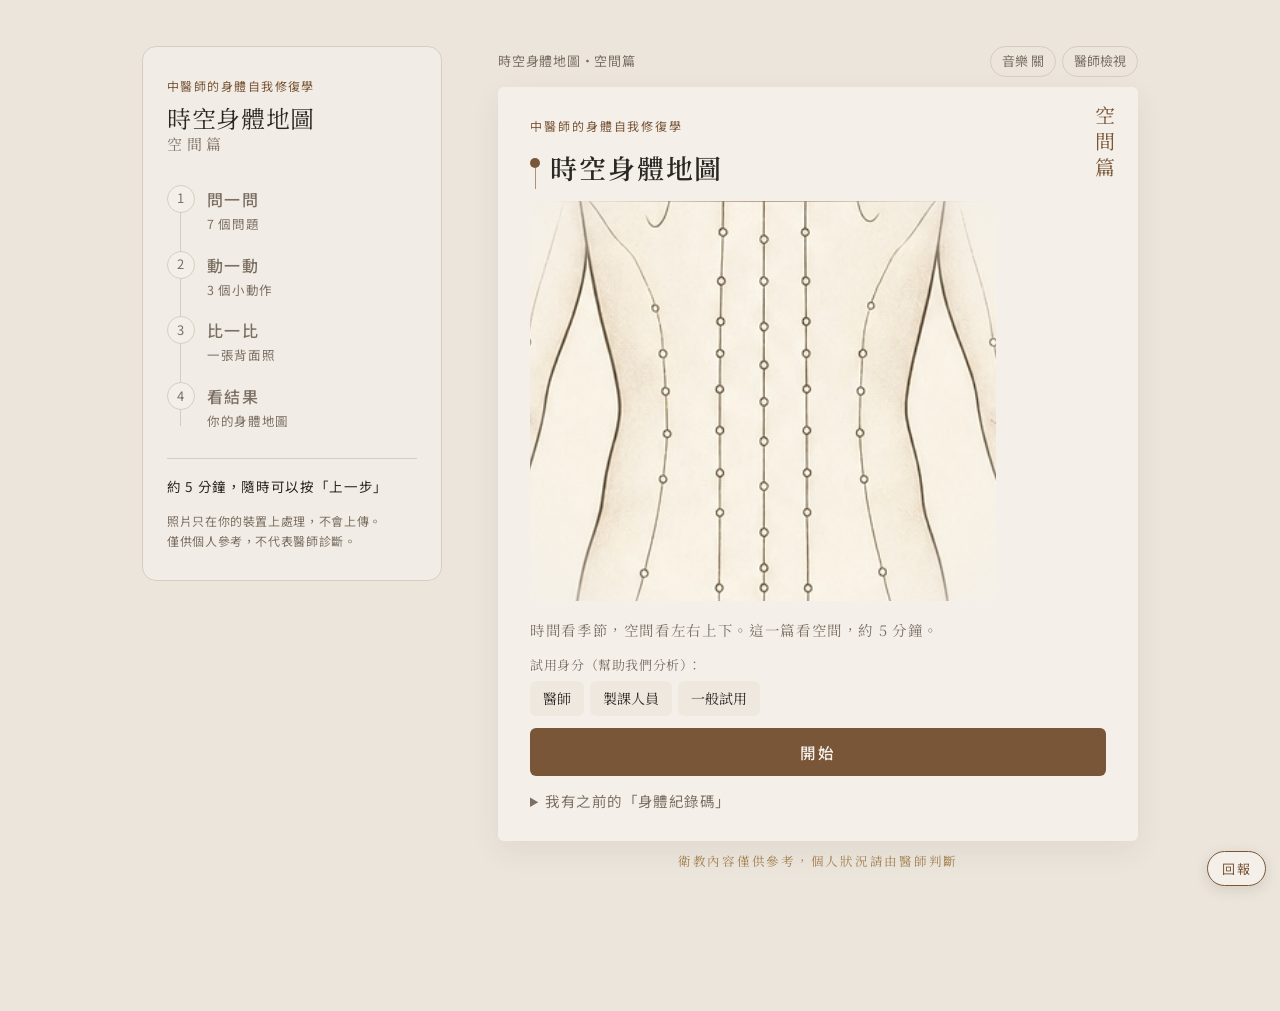
<file: index.html>
<!doctype html>
<html lang="zh-Hant">
<head>
<meta charset="utf-8">
<meta name="viewport" content="width=device-width,initial-scale=1,viewport-fit=cover">
<title>時空身體地圖・空間篇｜試用版</title>
<meta name="robots" content="noindex">
<link rel="stylesheet" href="https://fonts.googleapis.com/css2?family=Noto+Sans+TC:wght@400;500&family=Noto+Serif+TC:wght@400;500;600&display=swap">
<link rel="stylesheet" href="style.css">
<style>
.role{display:flex;gap:6px;flex-wrap:wrap}
.role .opt{padding:6px 12px;font-size:14px}
.pv{background:#7a5638;color:#fff;font-family:var(--fu);font-size:13px;text-align:center;padding:6px;border-radius:6px}
.noimg{height:min(30vh,240px);display:flex;align-items:center;justify-content:center;background:var(--soft);border-radius:6px;color:var(--muted);font-family:var(--fu);font-size:14px;text-align:center;padding:16px}
/* v0.8 放大：分區點選、照片撐滿、點位放大檢視 */
.zt{display:grid;grid-template-columns:repeat(3,1fr);gap:6px}
.zt button{font-family:var(--fu);font-size:15px;letter-spacing:.06em;background:var(--soft);color:var(--ink);border:1px solid transparent;border-radius:8px;padding:10px 4px;cursor:pointer;position:relative}
.zt button[aria-pressed="true"]{background:var(--brown);color:var(--paper)}
.zt button i{position:absolute;top:-6px;right:-4px;font-style:normal;font-size:11px;min-width:18px;height:18px;border-radius:9px;background:#b1463a;color:#fff;display:flex;align-items:center;justify-content:center;padding:0 4px}
.pmap{position:relative;width:fit-content;max-width:100%;margin:0 auto}
.pmap img{display:block;max-width:100%;max-height:min(50vh,500px);width:auto;border-radius:8px}
.hs2{position:absolute;transform:translate(-50%,-50%);width:48px;height:48px;border-radius:50%;border:3px dashed rgba(255,255,255,.95);background:rgba(122,86,56,.28);cursor:pointer;padding:0;box-shadow:0 2px 8px rgba(0,0,0,.25)}
.hs2.on{background:var(--brown);border-style:solid}
.hs2.on::after{content:"✓";color:#fff;font-size:22px;font-family:var(--fu)}
.hs2 span{position:absolute;left:50%;top:calc(100% + 4px);transform:translateX(-50%);white-space:nowrap;font-family:var(--fu);font-size:14px;letter-spacing:.04em;background:rgba(43,32,24,.82);color:#fff;border-radius:5px;padding:1px 8px;pointer-events:none}
.qz2{position:absolute;border:2px dashed rgba(255,255,255,.85);background:rgba(122,86,56,.1);cursor:pointer;display:flex;align-items:center;justify-content:center;font-family:var(--fu);font-size:17px;letter-spacing:.06em;color:#fff;text-shadow:0 1px 4px rgba(0,0,0,.7);border-radius:6px}
.qz2.on{background:rgba(122,86,56,.6)}
.zseg{display:flex;gap:6px}.zseg button{flex:1;font-family:var(--fu);font-size:14.5px;background:var(--soft);color:var(--ink);border:1px solid transparent;border-radius:8px;padding:9px;cursor:pointer}
.zseg button[aria-pressed="true"]{background:var(--brown);color:var(--paper)}
.stagewrap canvas{max-width:100%;max-height:min(56vh,560px);width:auto;height:auto}
.mapimg{max-height:min(52vh,600px)!important}
.mapimg.small{max-height:34vh!important}
/* 分享卡 */
.scards{display:flex;gap:10px;overflow-x:auto;scroll-snap-type:x mandatory;padding-bottom:6px}
.scards img{flex:0 0 62%;max-width:62%;aspect-ratio:9/16;object-fit:cover;scroll-snap-align:center;border-radius:10px;box-shadow:0 6px 20px rgba(60,40,20,.18);background:var(--soft)}
.vid{width:100%;max-height:46vh;border-radius:10px;background:#000;display:block}
.friend{position:relative;aspect-ratio:9/16;width:min(100%,calc(64vh * 9 / 16));margin:0 auto;border-radius:12px;overflow:hidden;box-shadow:0 8px 28px rgba(60,40,20,.2)}
.friend img{position:absolute;inset:0;width:100%;height:100%;object-fit:cover;opacity:0;transition:opacity .8s ease,transform 3s ease;transform:scale(1)}
.friend img.on{opacity:1;transform:scale(1.04)}

.flip.big{max-height:40vh}.flip.big img{object-fit:contain;background:var(--soft)}
.bigsteps{list-style:none;margin:0;padding:0;display:flex;flex-direction:column;gap:8px}
.bigsteps li{display:flex;align-items:center;gap:12px;font-size:21px;line-height:1.35;padding:8px 12px;border-radius:8px;color:var(--muted);transition:all .3s}
.bigsteps li b{flex:none;width:34px;height:34px;border-radius:50%;display:grid;place-items:center;background:var(--soft);color:var(--brown);font-family:var(--fu)}
.bigsteps li.on{background:var(--soft);color:var(--ink)}.bigsteps li.on b{background:var(--brown);color:#fff}
p.lead{font-size:19px;line-height:1.6}
.ptex{display:grid;grid-template-columns:1fr 1fr;gap:10px}.ptex figure{margin:0;display:flex;flex-direction:column;gap:4px}.ptex img{width:100%;aspect-ratio:16/10;object-fit:cover;border-radius:8px}
.ptex figcaption{font-size:15px;line-height:1.4;color:var(--muted)}.ptex figcaption b{display:block;font-size:18px;color:var(--ink)}
p.hint{font-size:18px;margin:2px 0}
.ex2 figcaption{font-size:16px}
.lv{display:inline-block;font-size:15px;color:#fff;padding:2px 10px;border-radius:999px;margin-left:8px;vertical-align:middle;font-style:normal;font-family:var(--fu)}
.lvlegend{display:flex;justify-content:center;gap:5px;flex-wrap:wrap;margin-top:6px;font-size:12px;white-space:nowrap;color:var(--muted);font-family:var(--fu)}.lvlegend i{display:inline-block;width:12px;height:12px;border-radius:3px;margin-right:4px;vertical-align:-1px}
.vid{width:min(100%,220px);display:block;margin:8px auto 0;border-radius:8px}

.hero2{position:relative;display:grid;grid-template-columns:1fr 104px;gap:6px;height:min(46vh,400px);margin:2px 0 4px}
.hero2 .fig{position:relative;overflow:hidden;border-radius:4px;-webkit-mask-image:radial-gradient(ellipse 75% 80% at 50% 50%,#000 60%,transparent 100%);mask-image:radial-gradient(ellipse 75% 80% at 50% 50%,#000 60%,transparent 100%)}
.hero2 .fig img{position:absolute;max-width:none;filter:saturate(.6) contrast(1.05);opacity:0;transition:opacity 1.4s ease;transform-origin:50% 50%;mix-blend-mode:multiply}
.hero2 .fig img.on{opacity:1}.hero2 .fig img.drift{animation:hdrift 5.6s ease-out forwards}
@keyframes hdrift{from{transform:scale(1.07)}to{transform:scale(1)}}
.hero2 .scan{position:absolute;left:0;right:0;height:1px;background:linear-gradient(90deg,transparent,rgba(122,86,56,.55),transparent);animation:hscan 4.2s linear infinite}
@keyframes hscan{from{top:8%}to{top:92%}}
.hero2 .vt{writing-mode:vertical-rl;display:block;white-space:nowrap;padding-top:96px;opacity:0;transform:translateY(8px);transition:opacity .9s,transform .9s}
.hero2 .vt.on{opacity:1;transform:none}
.hero2 .vt b{display:block;margin-left:6px;font-family:var(--fs);font-weight:600;font-size:22px;letter-spacing:.3em;color:var(--ink);line-height:1.2}
.hero2 .vt span{display:block;margin-top:14px;font-size:12px;margin-right:6px;letter-spacing:.18em;color:var(--muted);border-right:1px solid var(--line);padding-right:6px}
.hero2 .hl{position:absolute;left:8px;bottom:6px;display:flex;align-items:baseline;gap:8px;opacity:0;transition:opacity .9s}.hero2 .hl.on{opacity:1}
.hero2 .hl em{font-style:normal;font-family:var(--fs);font-size:17px;color:var(--brown);letter-spacing:.2em}.hero2 .hl small{font-family:var(--fu);font-size:11px;color:var(--muted);letter-spacing:.1em}
@media (prefers-reduced-motion: reduce){.hero2 .scan{display:none}}
.ex2.one{display:block}.ex2.one figure{margin:0}.ex2.one img{width:100%;height:auto;aspect-ratio:auto;max-height:none}.ex2.one figcaption{font-size:14px}
.safety{background:#f6e7d6;color:#7a4a28;border-radius:8px;padding:8px 12px;font-size:16px;margin:0}
.warnbox{background:#f6e7d6;color:#6b4026;border-left:3px solid #a8553a;border-radius:6px;padding:10px 12px;font-size:15px;line-height:1.6}
.bigsteps.pre li{font-size:18px;color:var(--ink);align-items:flex-start}.bigsteps.pre li b{margin-top:2px}
.ex2:has(figure:nth-child(3)){grid-template-columns:1fr 1fr 1fr}.ex2:has(figure:nth-child(3)) img{aspect-ratio:3/4;object-position:60% 88%}

.ax{display:grid;grid-template-columns:1fr 1fr;gap:12px;align-items:center}
.axfig{position:relative;height:min(42vh,360px);overflow:hidden;border-radius:6px;background:#efe9df}
.axfig img{position:absolute;left:50%;top:0;height:100%;transform:translateX(-50%);mix-blend-mode:multiply;filter:saturate(.6);transition:transform 1.2s ease}
.axfig i,.axfig b{position:absolute;opacity:0;transition:opacity .8s}
.axfig b{font-family:var(--fs);font-size:20px;color:var(--brown);font-weight:600}
.ax.go .axfig i,.ax.go .axfig b{opacity:1}
.ax-ud .a1{left:0;right:0;top:0;height:50%;background:rgba(200,140,80,.28);animation:axp 2.4s ease-in-out infinite}
.ax-ud .a2{left:0;right:0;top:50%;bottom:0;background:rgba(200,140,80,.28);animation:axp 2.4s ease-in-out infinite 1.2s;border-top:2px dashed var(--brown)}
.ax-ud .l1{left:8px;top:8px}.ax-ud .l1::after{content:'上'}.ax-ud .l2{left:8px;bottom:8px}.ax-ud .l2::after{content:'下'}
.ax-lr .a1{top:0;bottom:0;left:0;width:50%;background:rgba(200,140,80,.28);animation:axp 2.4s ease-in-out infinite}
.ax-lr .a2{top:0;bottom:0;left:50%;right:0;background:rgba(200,140,80,.28);animation:axp 2.4s ease-in-out infinite 1.2s;border-left:2px dashed var(--brown)}
.ax-lr .l1{left:8px;top:8px}.ax-lr .l1::after{content:'左'}.ax-lr .l2{right:8px;top:8px}.ax-lr .l2::after{content:'右'}
.ax-fb .a1{top:0;bottom:0;left:0;width:50%;background:rgba(120,120,120,.16);animation:axp 2.4s ease-in-out infinite}
.ax-fb .a2{top:0;bottom:0;left:50%;right:0;background:rgba(120,120,120,.16);animation:axp 2.4s ease-in-out infinite 1.2s;border-left:2px dashed #9a8f84}
.ax-fb .l1{left:8px;top:8px}.ax-fb .l1::after{content:'前'}.ax-fb .l2{right:8px;top:8px}.ax-fb .l2::after{content:'後'}
.ax-io img{transform:translateX(-50%) scale(1.9) translateY(-14%)}
.ax-io .l1{left:8px;top:8px}.ax-io .l1::after{content:'左'}.ax-io .l2{right:8px;top:8px}.ax-io .l2::after{content:'右'}
.axfig .rot{position:absolute;left:0;width:100%;top:30%;opacity:0;fill:none;stroke:#a8553a;stroke-width:1.6;stroke-linecap:round;transition:opacity .8s}.axfig .rot text{fill:#6b4026;stroke:none;font-size:7px;font-family:var(--fs);font-weight:600}.axfig .rot .rg{stroke-dasharray:6 4;animation:axd 1.6s linear infinite}.axfig .rot .r2{animation-direction:reverse}
.ax-io.go .rot{opacity:1}
@keyframes axd{to{stroke-dashoffset:-20}}
@keyframes axp{0%,100%{opacity:.15}50%{opacity:1}}
@keyframes axr{0%,100%{transform:scaleX(1)}50%{transform:scaleX(-1)}}
.axtx .axname{font-family:var(--fs);font-size:44px;font-weight:600;color:var(--ink);letter-spacing:.2em}
.axtx p{font-size:17px;margin:6px 0}
.axbadge{display:inline-block;padding:4px 12px;border-radius:999px;font-size:15px;background:var(--q0);color:var(--muted);font-family:var(--fu)}.axbadge.on{background:#7d8f6a;color:#fff}
.axdots{display:grid;grid-template-columns:repeat(4,1fr);gap:6px}
.axdots button{border:1px solid var(--line);background:transparent;border-radius:8px;padding:8px 0;font-size:15px;color:var(--muted);font-family:var(--fs)}
.axdots button.yes{color:var(--brown)}.axdots button.on{background:var(--brown);color:#fff;border-color:var(--brown)}
.axend{font-size:17px;text-align:center;margin:4px 0}
.ptex2{display:grid;grid-template-columns:42% 1fr;gap:10px;align-items:start}.ptex2 img{width:100%;border-radius:8px}
.ptex2 ol{margin:0;padding:0;list-style:none;display:flex;flex-direction:column;gap:6px}.ptex2 li{font-size:14px;line-height:1.45;color:var(--muted)}.ptex2 li b{display:block;font-size:16px;color:var(--ink)}

.axhero{display:grid;grid-template-columns:1fr 92px;gap:6px;align-items:stretch}
.axhero .fig{position:relative;height:min(44vh,380px);aspect-ratio:2/3;margin:0 auto;-webkit-mask-image:radial-gradient(ellipse 80% 85% at 50% 50%,#000 65%,transparent 100%);mask-image:radial-gradient(ellipse 80% 85% at 50% 50%,#000 65%,transparent 100%)}
.axhero .fig img{position:absolute;inset:0;width:100%;height:100%;object-fit:contain;mix-blend-mode:multiply;filter:saturate(.6);opacity:0;transition:opacity 1s}
.axhero.p0 .b,.axhero.p1 .b,.axhero.p3 .b,.axhero.p2 .s{opacity:1}
.axhero svg{position:absolute;inset:0;width:100%;height:100%;fill:none;stroke:#a8553a;stroke-width:.9;stroke-linecap:round;stroke-linejoin:round}
.axhero svg .d{stroke-dasharray:2 2;stroke-width:.5}.axhero svg text{fill:#7a5638;stroke:none;font-size:6px;font-family:var(--fs);font-weight:600}
.axhero .g{opacity:0;transition:opacity .8s}.axhero.p0 .ud,.axhero.p1 .lr,.axhero.p2 .fb,.axhero.p3 .io{opacity:1}
.axhero .io ellipse{stroke-dasharray:3 2;animation:axd 1.4s linear infinite}
.axhero .vt{writing-mode:vertical-rl;display:block;white-space:nowrap;padding-top:6px;position:relative}.axhero .vt .w{display:block;position:relative;height:7.5em;width:44px}
.axhero .vt b{position:absolute;top:0;right:0;font-family:var(--fs);font-weight:600;font-size:30px;letter-spacing:.35em;color:var(--ink);opacity:0;transform:translateY(6px);transition:opacity .7s,transform .7s}
.axhero.p0 .v0,.axhero.p1 .v1,.axhero.p2 .v2,.axhero.p3 .v3{opacity:1;transform:none}
.axhero .vt span{display:block;margin-top:0;margin-right:12px;font-size:12px;letter-spacing:.18em;color:var(--muted);border-right:1px solid var(--line);padding-right:6px}
.axprog{display:flex;justify-content:center;gap:6px}.axprog i{width:6px;height:6px;border-radius:50%;background:var(--line)}.axprog i.on{background:var(--brown);width:18px;border-radius:3px}
.axfin{display:grid;grid-template-columns:1fr 26px 1fr;align-items:center;gap:4px}
.axfin .c{background:#efe9df;border-radius:10px;padding:10px;text-align:center;display:flex;flex-direction:column;gap:2px}
.axfin .c.on{background:#e9dfcf;outline:1.5px solid var(--brown)}
.axfin .im{height:min(24vh,190px);overflow:hidden}.axfin .im img{height:100%;mix-blend-mode:multiply;filter:saturate(.6)}
.axfin b{font-family:var(--fs);font-size:18px;color:var(--ink)}.axfin span{font-size:15px;color:var(--brown);letter-spacing:.1em}.axfin p{font-size:14px;line-height:1.5;margin:4px 0 0;text-align:left;color:var(--muted)}
.axfin .plus{font-size:24px;color:var(--brown);text-align:center}
.dref{position:relative;display:grid;grid-template-columns:1fr 1fr 1.25fr;gap:6px;align-items:start}.dref figure{margin:0}.dref img{width:100%;display:block;border-radius:6px}.dref figcaption{font-size:12.5px;text-align:center;color:var(--ink);margin-top:4px}.dcalls{display:flex;flex-direction:column;justify-content:space-between;position:relative;z-index:1}.dc{border:1.5px solid var(--brown);border-radius:8px;padding:3px 7px;font-size:12.5px;line-height:1.35;background:var(--paper);color:var(--ink)}.dline{position:absolute;inset:0;width:100%;height:100%;pointer-events:none;stroke:var(--brown);fill:var(--brown);stroke-width:1.5}.dpill{margin:10px auto 0;text-align:center;background:var(--soft);border-radius:999px;padding:7px 14px;font-size:15px;color:var(--ink)}.zoom{margin:12px 0 4px}.zoom img{width:100%;height:130px;object-fit:cover;object-position:50% 48%;border-radius:6px;display:block}.zoom figcaption{font-size:15px;color:var(--ink);margin-top:6px;text-align:center}
</style>
</head>
<body>
<div class="bsm-shell">
<aside class="bsm-rail" aria-label="進度"><p class="bsm-rail-kicker">中醫師的身體自我修復學</p><p class="bsm-rail-title">時空身體地圖<span>空間篇</span></p><ol class="bsm-rail-steps" data-rail-steps></ol><p class="bsm-rail-meta" data-rail-meta></p><p class="bsm-rail-note">照片只在你的裝置上處理，不會上傳。<br>僅供個人參考，不代表醫師診斷。</p></aside>
<div class="app" id="app"></div>
</div>
<div id="fx"></div>
<button class="fab" id="fab" data-act="report">回報</button>
<script src="config.js"></script>
<script src="engine.js"></script>
<script>
const {cfg:CFG, preview:PREVIEW} = loadCfg();
const PTS = (CFG.sources.points||[]).filter(p=>p.enabled), LV = CFG.explain.levels, TRIAL = /[?&]trial=1/.test(location.search);
const QS = CFG.sources.questions.filter(q=>q.enabled), MOVES = CFG.sources.moves.filter(m=>m.enabled), CMPS = CFG.sources.compares.filter(c=>c.enabled), EX = CFG.explain;
const HP = [['頭頸',470,285,566,289],['肩膀',378,372,646,388],['上背',446,528,585,530],['手肘手腕',343,707,691,719],['腰',445,653,584,657],['屁股',440,822,578,826],['膝蓋',417,1075,587,1084],['腳踝腳跟',399,1390,599,1390]];
const ZT = [{name:'上半身', parts:['頭頸','肩膀','上背','手肘手腕'], box:[250,150,790,790]},{name:'腰和屁股', parts:['腰','屁股'], box:[300,575,720,905]},{name:'腿和腳', parts:['膝蓋','腳踝腳跟'], box:[300,960,720,1480]}];
const DC={}; async function fillDC(){ const els=document.querySelectorAll('img[data-dc]'); if(!els.length) return; await demoP; els.forEach(el=>{ const k=el.dataset.dc; if(!DC[k]){ const b=k.split(',').map(Number), W=Math.min(900,Math.round(b[2]-b[0])), H=Math.round(W*(b[3]-b[1])/(b[2]-b[0])), c=document.createElement('canvas'); c.width=W; c.height=H; drawCrop(c.getContext('2d'),DEMO_IMG,b,W,H); DC[k]=c.toDataURL('image/jpeg',.88); } el.src=DC[k]; }); }
const PRAISE = ['很好！','答得好！','你很認真喔','觀察得真仔細','做得很棒','就是這樣！','好棒，繼續加油'];
const S = {doc:false, snd:true, i:0, t0:null, a:{}, mv:{}, ph:{mode:null,img:null,lm:null,ai:null}, crops:null, regions:null, cmp:{}, res:null, slide:0, rp:0, saved:false, fit:null, docJ:null};
const FLOW = ['cover','brief','axes','pre', ...QS.map(q=>q.id), 'rw1', ...MOVES.map(m=>m.id), 'rw2', ...(TRIAL?[]:['ph1','ph2','ph3', ...PTS.map(p=>p.id), ...(CMPS.length>1?['look']:[]), ...CMPS.map(c=>c.id), 'rw3']), 'inter','scan','result'];
const STAGES = ['問一問','動一動','比一比','看結果'];
const STAGE_OF = n => n==='cover'||n==='brief'||n==='pre'||n==='axes'?0 : n[0]==='Q'||n==='rw1'?1 : n[0]==='M'||n==='rw2'?2 : ['ph1','ph2','ph3','look','rw3'].includes(n)||n[0]==='P'||n[0]==='K'?3 : 4;
const idc = id => S.doc ? `<span class="idchip">${id}</span>` : '';
const RM = () => matchMedia('(prefers-reduced-motion: reduce)').matches;
const F = d => `class="fade" style="animation-delay:${d}s"`;
Tele.init(CFG.version+(PREVIEW?'-preview':''));

// ---------- 聲音 ----------
const AU={ctx:null,on:false};
function auInit(){ if(AU.ctx) return; const AC=window.AudioContext||window.webkitAudioContext; if(!AC) return; const C=AU.ctx=new AC(); AU.master=C.createGain(); AU.master.gain.value=0; AU.master.connect(C.destination);
  const len=C.sampleRate*3.8, buf=C.createBuffer(2,len,C.sampleRate); for(let ch=0;ch<2;ch++){ const d=buf.getChannelData(ch); for(let i=0;i<len;i++) d[i]=(Math.random()*2-1)*Math.pow(1-i/len,2.8); }
  AU.rev=C.createConvolver(); AU.rev.buffer=buf; const rg=C.createGain(); rg.gain.value=.6; AU.rev.connect(rg); rg.connect(AU.master); AU.dry=C.createGain(); AU.dry.gain.value=.55; AU.dry.connect(AU.master); AU.sfx=C.createGain(); AU.sfx.gain.value=.45; AU.sfx.connect(C.destination); AU.sfx.connect(AU.rev); }
function musicStart(){ auInit(); if(!AU.ctx) return; const C=AU.ctx; C.resume(); if(AU.on) return; AU.on=true; const lp=C.createBiquadFilter(); lp.type='lowpass'; lp.frequency.value=520; lp.connect(AU.dry); lp.connect(AU.rev);
  AU.drone=[146.83,220,293.66].map((f,i)=>{ const o=C.createOscillator(); o.type=i===2?'triangle':'sine'; o.frequency.value=f; const g=C.createGain(); g.gain.value=i===2?.018:.05; const l=C.createOscillator(); l.frequency.value=.05+i*.03; const lg=C.createGain(); lg.gain.value=.025; l.connect(lg); lg.connect(g.gain); o.connect(g); g.connect(lp); o.start(); l.start(); return [o,l]; });
  AU.master.gain.cancelScheduledValues(C.currentTime); AU.master.gain.setTargetAtTime(.55,C.currentTime,2); const scale=[293.66,329.63,369.99,440,493.88,587.33,659.25,739.99,880];
  const pluck=()=>{ if(!AU.on) return; const t=C.currentTime+.05, f=scale[Math.floor(Math.random()*scale.length)]; const o=C.createOscillator(); o.type='triangle'; o.frequency.setValueAtTime(f*1.012,t); o.frequency.exponentialRampToValueAtTime(f,t+.3); const o2=C.createOscillator(); o2.type='sine'; o2.frequency.value=f*2; const g2=C.createGain(); g2.gain.value=.22; const g=C.createGain(); g.gain.setValueAtTime(0,t); g.gain.linearRampToValueAtTime(.075,t+.012); g.gain.exponentialRampToValueAtTime(.0006,t+3.4); o.connect(g); o2.connect(g2); g2.connect(g); g.connect(AU.dry); g.connect(AU.rev); o.start(t); o2.start(t); o.stop(t+3.6); o2.stop(t+3.6); AU.timer=setTimeout(pluck,2000+Math.random()*3400); };
  AU.timer=setTimeout(pluck,1500); }
function musicStop(){ if(!AU.ctx||!AU.on) return; AU.on=false; clearTimeout(AU.timer); const C=AU.ctx; AU.master.gain.setTargetAtTime(0,C.currentTime,.5); const d=AU.drone; setTimeout(()=>d&&d.forEach(([o,l])=>{try{o.stop();l.stop();}catch(e){}}),2500); }
function chime(big){ if(!S.snd) return; auInit(); if(!AU.ctx) return; const C=AU.ctx; C.resume(); (big?[587.33,739.99,880,1174.66]:[659.25,880]).forEach((f,i)=>{ const t=C.currentTime+i*(big?.13:.09); const o=C.createOscillator(); o.type='sine'; o.frequency.value=f; const g=C.createGain(); g.gain.setValueAtTime(0,t); g.gain.linearRampToValueAtTime(.16,t+.01); g.gain.exponentialRampToValueAtTime(.001,t+1.5); o.connect(g); g.connect(AU.sfx); o.start(t); o.stop(t+1.6); }); }
function tick(){ if(!S.snd||!AU.ctx) return; const C=AU.ctx,t=C.currentTime; const o=C.createOscillator(); o.type='sine'; o.frequency.value=1318.5; const g=C.createGain(); g.gain.setValueAtTime(0,t); g.gain.linearRampToValueAtTime(.06,t+.005); g.gain.exponentialRampToValueAtTime(.001,t+.4); o.connect(g); g.connect(AU.sfx); o.start(t); o.stop(t+.45); }
function petals(n=14){ if(RM()) return; const fx=$('#fx'), cols=['#b8936a','#d8bf98','#8f6a49','#e6d4b8','#a5814f']; for(let i=0;i<n;i++){ const p=document.createElement('i'); p.className='petal'; const a=Math.random()*Math.PI*2, d=90+Math.random()*130; p.style.setProperty('--x',Math.cos(a)*d+'px'); p.style.setProperty('--y',Math.sin(a)*d+'px'); p.style.setProperty('--r',(Math.random()*540-270)+'deg'); p.style.setProperty('--c',cols[i%cols.length]); fx.appendChild(p); setTimeout(()=>p.remove(),1200); } }
let praising=false;
function praise(cb,txt){ if(praising) return; praising=true; const t=txt||PRAISE[Math.floor(Math.random()*PRAISE.length)]; const el=document.createElement('div'); el.className='cele'; el.innerHTML=`<div class="cb"><svg viewBox="0 0 64 64"><circle cx="32" cy="32" r="30"/><path d="M19 33l9 9 17-19"/></svg><p>${esc(t)}</p></div>`; document.body.appendChild(el); petals(12); chime(false); setTimeout(()=>{ el.remove(); praising=false; cb&&cb(); }, RM()?500:950); }

// ---------- 連續圖 ----------
let FLIPS=[];
const flipTag = frames => frames&&frames.length ? `<div class="flip" data-flip>${frames.map(([src],i)=>`<img src="${src}" alt="" class="${i===0?'on':''}">`).join('')}<div class="fd">${frames.map((_,i)=>`<i class="${i===0?'on':''}"></i>`).join('')}</div><div class="cap" data-caps='${JSON.stringify(frames.map(f=>f[1])).replace(/'/g,'&#39;')}'>${esc(frames[0][1])}</div></div>` : `<div class="noimg">示範圖之後補上</div>`;
function startFlips(){ FLIPS.forEach(clearInterval); FLIPS=[]; document.querySelectorAll('[data-flip]').forEach(el=>{ const imgs=[...el.querySelectorAll('img')], dots=[...el.querySelectorAll('.fd i')], cap=el.querySelector('.cap'), caps=JSON.parse(cap.dataset.caps); let k=0; if(RM()||imgs.length<2) return; FLIPS.push(setInterval(()=>{ k=(k+1)%imgs.length; imgs.forEach((im,i)=>im.classList.toggle('on',i===k)); dots.forEach((d,i)=>d.classList.toggle('on',i===k)); cap.textContent=caps[k]; if(el.dataset.steps) el.parentElement.querySelectorAll('.bigsteps li').forEach((li,i)=>li.classList.toggle('on',i===k)); },el.dataset.steps?2600:2200)); }); }
async function fillQP(){ const els=document.querySelectorAll('img[data-qp]'); if(!els.length) return; await demoP; els.forEach(el=>{ const d=JSON.parse(el.dataset.qp), u=d.src==='user'&&S.ph.img&&S.ph.lm; el.src=quadPhoto(u?S.ph.img:DEMO_IMG, u?S.ph.lm:DEMO_LM, d.qs, d.main, d.w||520, d.labels===false?false:LV); }); }
const qpTag=(qs,main,opt={},cls='')=>`<img class="${cls}" data-qp='${JSON.stringify({qs,main,...opt}).replace(/'/g,'&#39;')}' alt="身體四個區塊的緊繃程度">`;
async function fillPtEx(){ const els=document.querySelectorAll('img[data-ptex]'); if(!els.length) return; await demoP;
  els.forEach(el=>{ const keys=el.dataset.ptex.split(','), L=DEMO_LM, Hb=L.heL[1]-L.earL[1], pts=keys.map(k=>L[k+'L']), pad=Hb*.07;
    let x0=Math.min(...pts.map(q=>q[0]))-pad, x1=Math.max(...pts.map(q=>q[0]))+pad, y0=Math.min(...pts.map(q=>q[1]))-pad, y1=Math.max(...pts.map(q=>q[1]))+pad; if(keys.includes('ic')){ x1=L.icR[0]+pad; }
    const box=fitBox([x0,y0,x1,y1],1), W=320, sc=W/(box[2]-box[0]), c=document.createElement('canvas'); c.width=W; c.height=Math.round((box[3]-box[1])*sc); const g=c.getContext('2d'); drawCrop(g,DEMO_IMG,box,W,c.height);
    const P=q=>[(q[0]-box[0])*sc,(q[1]-box[1])*sc]; drawMLines(g,P,L,keys,W);
    keys.forEach((k,i)=>(k==='ic'?['L','R']:['L']).forEach(sd=>{ const [x,y]=P(L[k+sd]); g.beginPath(); g.arc(x,y,11,0,7); g.fillStyle='#7a5638'; g.fill(); g.lineWidth=2; g.strokeStyle='#fff'; g.stroke(); g.fillStyle='#fff'; g.font='bold 13px sans-serif'; g.textAlign='center'; g.textBaseline='middle'; g.fillText(String(i+1),x,y+1); }));
    el.src=c.toDataURL('image/jpeg',.88); }); }
async function fillPtStrip(){ const els=document.querySelectorAll('img[data-pt]'); if(!els.length) return; await demoP; const Hb=DEMO_LM.heL[1]-DEMO_LM.earL[1];
  els.forEach(el=>{ const [x,y]=DEMO_LM[el.dataset.pt+'L'], sz=Hb*.13, c=document.createElement('canvas'); c.width=c.height=232; const g=c.getContext('2d'); g.drawImage(DEMO_IMG,x-sz/2,y-sz/2,sz,sz,0,0,232,232); el.src=c.toDataURL('image/jpeg',.85); }); }
async function fillKnee(){ for(const el of document.querySelectorAll('img[data-kx]')) el.src=await kneeExample(el.dataset.kx); }

// ---------- 畫面 ----------
function stageBar(){ const n=FLOW[S.i], cur=STAGE_OF(n); if(!cur||n==='scan'||n==='result') return ''; const inStage=FLOW.filter(x=>STAGE_OF(x)===cur), pos=inStage.indexOf(n); return `<div class="stages">${STAGES.map((s,k)=>{ const st=(k+1)<cur?'done':(k+1)===cur?'now':''; return `<div class="stg ${st}" style="--p:${Math.round(((pos+1)/inStage.length)*100)}%"><i></i>${s}</div>`; }).join('')}</div>`; }
function note(t){ return S.doc&&t?`<div class="note"><span class="h">醫師檢視｜設計說明</span>${esc(t)}</div>`:''; }
const NOBACK=['cover','scan','result'];
const ansOf = () => ({a:S.a, mv:S.mv, cmp:S.crops?S.cmp:null, meas:S.crops&&S.ph.lm?measure(S.ph.lm):null, mz:S.crops&&S.ph.lm?measureCues(S.ph.lm):null});
function render(){
  const n=FLOW[S.i];
  if(n==='inter'||n==='scan'||(n==='result'&&!S.res)) S.res=score(CFG, ansOf());
  if(n==='result') saveEntry();
  const V={cover:vCover, brief:vBrief, pre:vPre, axes:vAxes, rw1:()=>vReward(1), rw2:()=>vReward(2), rw3:()=>vReward(3), ph1:vPh1, ph2:vPh2, ph3:vPh3, look:vLook, inter:vInter, scan:vScan, result:vResult};
  const body = V[n]?V[n]() : n[0]==='Q'?vQ(n) : n[0]==='M'?vMove(n) : n[0]==='K'?vPts(n) : vCmp(n);
  const on=S.snd&&AU.on, left=NOBACK.includes(n)?'<span>時空身體地圖・空間篇</span>':`<button class="bk" data-act="back">‹ 上一步</button>`;
  $('#app').innerHTML = `${PREVIEW?'<div class="pv">醫師預覽模式：正在使用你在後台編輯的設定</div>':''}<div class="top">${left}<div class="r"><button data-act="snd" aria-pressed="${on}">${on?'音樂 開':'音樂 關'}</button><button data-act="doc" aria-pressed="${S.doc}">醫師檢視</button></div></div>${stageBar()}${body}${n==='cover'?'<p class="foot">衛教內容僅供參考，個人狀況請由醫師判斷</p>':''}`;
  $('#fab').classList.toggle('up', n==='result');
  Tele.screen(n==='inter'?'inter'+(S.slide+1):n==='result'?'report'+(S.rp+1):n);
  after(n); railUpdate(n); const y=window.scrollY; if(y>0) window.scrollTo({top:0, behavior: y<900&&!RM()?'smooth':'auto'});
}
// ---------- 桌機版：左側進度欄（手機版由 CSS 隱藏） ----------
function railUpdate(n){ const ol=document.querySelector('[data-rail-steps]'); if(!ol) return; const cur=STAGE_OF(n);
  const cnt=[0,QS.length,MOVES.length,TRIAL?0:FLOW.filter(x=>STAGE_OF(x)===3).length,1], sub=['',QS.length+' 個問題',MOVES.length+' 個小動作','一張背面照','你的身體地圖'];
  ol.innerHTML=STAGES.map((t,k)=>{ const st=(k+1)<cur||n==='result'&&k<3?'done':(k+1)===cur?'now':''; return `<li class="${st}"><i>${st==='done'?'✓':k+1}</i><b>${t}</b><span>${sub[k+1]}</span></li>`; }).join('');
  const meta=document.querySelector('[data-rail-meta]'); if(meta){ const left=Math.max(0, FLOW.indexOf('result')-S.i); meta.textContent = cur===0?'約 5 分鐘，隨時可以按「上一步」':n==='result'?'完成了，往右看你的身體地圖':`還有大約 ${left} 個畫面`; } }
// 鍵盤：Enter 下一步、← 上一步（輸入框裡不作用）
document.addEventListener('keydown', e=>{ const t=e.target; if(t&&(t.tagName==='INPUT'||t.tagName==='TEXTAREA'||t.isContentEditable)) return; if(e.altKey||e.ctrlKey||e.metaKey) return;
  if(e.key==='Enter'&&!(t&&(t.tagName==='BUTTON'||t.tagName==='A'))){ const b=[...document.querySelectorAll('#app [data-act=next]')].find(x=>!x.disabled&&x.offsetParent); if(b){ e.preventDefault(); b.click(); } }
  if(e.key==='ArrowLeft'){ const b=document.querySelector('#app [data-act=back]'); if(b){ e.preventDefault(); b.click(); } } });
const go=d=>{ S.i=Math.max(0,Math.min(FLOW.length-1,S.i+d)); render(); };
const next=()=>go(1), back=()=>go(-1);

function vCover(){ const H=hist(), role=Tele.role;
  return `<div class="card"><div class="vlabel">空間篇</div>
    <span class="kicker" ${F(0)}>中醫師的身體自我修復學</span>
    <h1 class="mark" ${F(.1)} style="padding-right:40px">時空身體地圖</h1>
    <div class="hero2" ${F(.2)}><div class="fig" id="hfig"><img alt=""><img alt=""><i class="scan"></i></div>
      <div class="vt" id="hvt"></div><div class="hl" id="hl"><em></em><small></small></div></div>
    <p class="muted" ${F(.4)} style="text-align:center;margin:0">時間看季節，空間看左右上下。這一篇看空間，約 5 分鐘。</p>
    <div ${F(.45)}><p class="muted sm" style="margin-bottom:4px">試用身分（幫助我們分析）：</p><div class="role">${['醫師','製課人員','一般試用'].map(r=>`<button class="opt" data-act="role" data-v="${r}" aria-pressed="${role===r}">${r}</button>`).join('')}</div></div>
    ${H.length?`<div class="clue" ${F(.5)}><b>歡迎回來！你已經記錄 ${H.length} 次了</b><div class="histrow">${H.slice(-4).map(e=>`<div class="hm">${qpTag(qsOf(e),e.m,{w:150,labels:false})}<span>${esc(e.d)}</span></div>`).join('')}</div></div>`:''}
    <button class="btn" data-act="start" ${F(.55)}>${H.length?'開始今天的紀錄':'開始'}</button>
    <details><summary class="muted ui">我有之前的「身體紀錄碼」</summary><textarea id="codein" placeholder="貼上 SK1- 開頭的紀錄碼" style="margin-top:8px"></textarea><button class="btn ghost small" data-act="importcode" style="margin-top:8px">讀取紀錄</button></details>
    ${S.doc?`<button class="btn ghost small" data-act="demohist">載入示範紀錄（模擬前兩次）</button>`:''}
  </div>${note('定位：增加學習體驗，不做精準醫療評估〔11/9 例會〕。醫師要調整題目、判斷邏輯、結果解釋，請到「醫師後台」（doctor.html）。')}`; }
// 首頁：中醫線圖輪播
const HERO=[{n:'全身',b:[169,28,836,1485],t:'形有餘地　氣自流通',s:'身體留得出空間，才動得開'},
  {n:'肩頸',b:[282,28,733,432],t:'一處受困　四方代償',s:'一個地方卡住，旁邊就得幫忙'},
  {n:'手臂手指',b:[150,270,450,900],t:'三心同面　其轉自如',s:'手、肘、胸口，轉得到同一面'},
  {n:'腰背',b:[338,330,677,760],t:'痛處　未必是病所',s:'會痛的，常是在幫忙的那一邊'},
  {n:'臀腿',b:[338,650,714,1225],t:'上下左右　各守其位',s:'身體分四區，看誰在多出力'},
  {n:'腳踝腳趾',b:[310,1190,760,1490],t:'根基一偏　節節相隨',s:'腳跟一歪，往上都跟著調'}];
function startHero(){ clearInterval(window._hero); const fig=$('#hfig'); if(!fig) return; const ims=[...fig.querySelectorAll('img')], vt=$('#hvt'), hl=$('#hl'); let k=0, cur=0;
  const place=(im,h)=>{ const CW=fig.clientWidth, CH=fig.clientHeight, [x0,y0,x1,y1]=h.b, sc=(h.n==='全身'?Math.min:Math.max)(CW/(x1-x0),CH/(y1-y0))*(h.n==='全身'?.96:1.02); im.style.width=1024*sc+'px'; im.style.left=(CW/2-(x0+x1)/2*sc)+'px'; im.style.top=(CH/2-(y0+y1)/2*sc)+'px'; };
  const show=()=>{ const h=HERO[k], idx=k, im=ims[cur]; im.src='img/tcm_line.jpg'; place(im,h); im.classList.remove('drift'); void im.offsetWidth; im.classList.add('on','drift'); ims[1-cur].classList.remove('on');
    vt.classList.remove('on'); hl.classList.remove('on'); setTimeout(()=>{ vt.innerHTML=h.t.split('　').map(x=>`<b>${esc(x)}</b>`).join('')+`<span>${esc(h.s)}</span>`; hl.querySelector('em').textContent=h.n; hl.querySelector('small').textContent=String(idx+1).padStart(2,'0')+' ／ '+String(HERO.length).padStart(2,'0'); vt.classList.add('on'); hl.classList.add('on'); },RM()?0:500);
    cur=1-cur; k=(k+1)%HERO.length; };
  show(); if(!RM()) window._hero=setInterval(()=>{ if(!document.body.contains(fig)) return clearInterval(window._hero); show(); },4200); }
function vAxes(){ const A=EX.axes, n=A.items.length, k=S.ax||0, last=n+1, dots=`<div class="axprog">${Array.from({length:n+2},(_,i)=>`<i class="${i===k?'on':''}"></i>`).join('')}</div>`;
  if(k===0) return `<div class="card"><span class="kicker" ${F(0)}>先認識「空間」</span><h2 class="mark" ${F(.1)}>${esc(A.intro.t)}</h2>
    <div class="axhero p0" id="axh" ${F(.2)}><div class="fig"><img class="b" src="img/tcm_line.jpg" alt=""><img class="s" src="img/tcm_side.jpg" alt="">
      <svg viewBox="0 0 100 150" preserveAspectRatio="none"><g class="g ud"><path d="M90 18 V132 M86 24 L90 18 L94 24 M86 126 L90 132 L94 126"/><path class="d" d="M8 72 H92"/><text x="84" y="14">上</text><text x="84" y="142">下</text></g>
        <g class="g lr"><path d="M10 58 H90 M16 54 L10 58 L16 62 M84 54 L90 58 L84 62"/><path class="d" d="M50 6 V146"/><text x="6" y="52">左</text><text x="88" y="52">右</text></g>
        <g class="g fb"><path d="M22 60 H78 M28 56 L22 60 L28 64 M72 56 L78 60 L72 64"/><text x="16" y="54">前</text><text x="78" y="54">後</text></g>
        <g class="g io"><ellipse cx="41" cy="94" rx="9" ry="3"/><ellipse cx="59" cy="94" rx="9" ry="3"/><text x="28" y="106">內轉</text><text x="58" y="106">外轉</text></g></svg></div>
      <div class="vt"><span class="w"><b class="v0">上下</b><b class="v1">左右</b><b class="v2">前後</b><b class="v3">內外</b></span><span>${esc(A.intro.s)}</span></div></div>
    <p class="lead" ${F(.5)}>${esc(A.intro.body)}</p>${dots}<button class="btn" data-act="axnext" ${F(.7)}>看看這四組方向 ›</button></div>`;
  if(k===last) return `<div class="card"><span class="kicker">先認識「空間」</span><h2 class="mark">${esc(A.final.t)}</h2>
    <div class="axfin"><div class="c on" ${F(.1)}><div class="im"><img src="img/tcm_line.jpg" alt=""></div><b>這一篇</b><span>上下・左右</span><p>${esc(A.final.a)}</p></div><div class="plus" ${F(.35)}>＋</div>
      <div class="c" ${F(.5)}><div class="im"><img src="img/tcm_side.jpg" alt=""></div><b>課程裡</b><span>前後・內外</span><p>${esc(A.final.b)}</p></div></div>
    <p class="axend" ${F(.8)}>${esc(A.final.c)}</p>${dots}<button class="btn" data-act="next" ${F(1)}>開始我的探索</button></div>`;
  const it=A.items[k-1];
  return `<div class="card"><span class="kicker">先認識「空間」</span><h2 class="mark">${esc(A.t)}</h2>
  <div class="ax ax-${it.k}" id="ax"><div class="axfig"><img src="${it.k==='fb'?'img/tcm_side.jpg':'img/tcm_line.jpg'}" alt=""><i class="a1"></i><i class="a2"></i><b class="l1"></b><b class="l2"></b><svg class="rot" viewBox="0 0 100 60"><g class="rg r1"><ellipse cx="34" cy="30" rx="13" ry="5"/><path d="M47 30 l-5 -4 M47 30 l-5 3"/></g><g class="rg r2"><ellipse cx="66" cy="30" rx="13" ry="5"/><path d="M53 30 l5 -4 M53 30 l5 3"/></g><text x="34" y="46" text-anchor="middle">往內轉</text><text x="66" y="46" text-anchor="middle">往外轉</text></svg></div>
    <div class="axtx"><div class="axname">${esc(it.name)}</div><p>${esc(it.d)}</p><span class="axbadge ${it.on?'on':''}">${it.on?'✓ 這一篇會看':'→ 課程裡會教'}</span>${it.note?`<p class="muted sm">${esc(it.note)}</p>`:''}</div></div>
  <div class="axdots">${A.items.map((x,i)=>`<button data-act="axgo" data-i="${i+1}" class="${i+1===k?'on':''} ${x.on?'yes':''}">${esc(x.name)}</button>`).join('')}</div>
  ${dots}<button class="btn" data-act="axnext">${k===n?'所以這一篇…':'下一組方向'} ›</button></div>`; }
function startAxHero(){ clearInterval(window._axh); const h=$('#axh'); if(!h) return; let p=0; if(RM()) return; window._axh=setInterval(()=>{ if(!document.body.contains(h)) return clearInterval(window._axh); p=(p+1)%4; h.className='axhero p'+p; },2000); }
function vPre(){ const P=EX.pre, v=S.a.struct;
  return `<div class="card"><span class="kicker">開始之前</span><h2 class="mark">${esc(P.t)}</h2><ol class="bigsteps pre">${P.items.map((t,i)=>`<li class="on" ${F(.1+i*.15)}><b>${i+1}</b>${esc(t)}</li>`).join('')}</ol>
    <h3 ${F(.6)}>${esc(P.ask)}</h3><div class="row" ${F(.7)}>${['有','沒有'].map(o=>`<button class="opt c" data-act="ans" data-q="struct" data-v="${o}" aria-pressed="${v===o}">${o}</button>`).join('')}</div></div>`; }
function vBrief(){ const it=[['img/step_ask.jpg','問一問',QS.length+' 個簡單的問題'],['img/m1b.jpg','動一動',MOVES.length+' 個小動作'],['img/photo_setup.jpg','比一比','一張背面照'],['img/warm_thanks.jpg','看結果','你的身體地圖']];
  return `<div class="card"><h2 class="mark">我們會一起做四件事</h2><div class="pgrid">${it.map(([src,t,d],i)=>`<div class="pcard" style="cursor:default" ${F(.05+i*.1)}><img src="${src}" alt=""><span><b>${i+1}. ${t}</b>　<span class="muted sm">${d}</span></span></div>`).join('')}</div><p class="muted">沒有對錯，照你的感覺選就好。建議戴上耳機。</p><button class="btn" data-act="next">好，開始</button></div>`; }
function vQ(id){
  const q=QS.find(x=>x.id===id), k=QS.indexOf(q)+1, v=S.a[q.key]; let ui='';
  if(q.type==='bodymap'){ const sel=v||[], t=ZT[q.zone||0], b=t.box, here=sel.filter(x=>t.parts.includes(x.slice(2)));
    ui=`<div class="zt" style="pointer-events:none">${ZT.map((z,i)=>`<button aria-pressed="${(q.zone||0)===i}" tabindex="-1">${i+1}. ${z.name}</button>`).join('')}</div>
      <div class="pmap"><img data-dc="${b.join(',')}" alt="${t.name}">${HP.filter(h=>t.parts.includes(h[0])).map(([n,lx,ly,rx,ry])=>[['L',lx,ly],['R',rx,ry]].map(([sd,x,y])=>{ const z=sd+'-'+n, on=sel.includes(z);
        return `<button class="hs2 ${on?'on':''}" style="left:${((x-b[0])/(b[2]-b[0])*100).toFixed(1)}%;top:${((y-b[1])/(b[3]-b[1])*100).toFixed(1)}%" data-act="zone" data-z="${z}" aria-pressed="${on}"><span>${sd==='L'?'左':'右'}${n}</span></button>`; }).join('')).join('')}</div>
      <div class="row"><button class="btn ghost" data-act="zonenone" data-zone="${q.zone||0}">這一區沒有</button><button class="btn" data-act="zonedone" ${here.length?'':'disabled'}>好了${here.length?`（${here.length}）`:''}</button></div>`;
  } else if(q.type==='quadmap'){ const fb=fitBox(bodyBox(DEMO_LM,1e9,1e9),.6), mx=(DEMO_LM.shL[0]+DEMO_LM.shR[0]+DEMO_LM.hipL[0]+DEMO_LM.hipR[0])/4, hy=(DEMO_LM.hipL[1]+DEMO_LM.hipR[1])/2, X=(mx-fb[0])/(fb[2]-fb[0])*100, Y=(hy-fb[1])/(fb[3]-fb[1])*100;
    const Z={LU:[0,0,X,Y,'左手・左肩'],RU:[X,0,100-X,Y,'右手・右肩'],LD:[0,Y,X,100-Y,'左腳・左膝'],RD:[X,Y,100-X,100-Y,'右腳・右膝']};
    ui=`<div class="pmap"><img data-dc="${fb.join(',')}" alt="從背後看的人">${Object.entries(Z).map(([qq,[l,t,w,h,lab]])=>`<button class="qz2 ${v===qq?'on':''}" style="left:${l}%;top:${t}%;width:${w}%;height:${h}%" data-act="ansq" data-q="${q.key}" data-v="${qq}">${lab}</button>`).join('')}</div><button class="btn ghost" data-act="ans" data-q="${q.key}" data-v="none">沒有</button>`;
  } else if(q.type==='pics'){ ui=`<div class="pgrid">${q.o.map((o,i)=>`<button class="pcard" data-act="ans" data-q="${q.key}" data-v="${esc(o)}" aria-pressed="${v===o}">${q.pics&&q.pics[i]?`<img src="${q.pics[i]}" alt="">`:''}<span>${esc(o)}</span></button>`).join('')}</div>`;
  } else { ui=`<div class="opts">${(q.o||[]).map(o=>`<button class="opt" data-act="ans" data-q="${q.key}" data-v="${esc(o)}" aria-pressed="${v===o}">${esc(o)}</button>`).join('')}</div>`; }
  return `<div class="card"><span class="kicker">問一問　${k} / ${QS.length}</span><h2 class="mark">${esc(q.t)}${idc(q.id)}</h2>${q.sub?`<p class="muted">${esc(q.sub)}</p>`:''}${ui}</div>${note(q.note)}`; }
function vReward(n){ const R={1:{t:'問題都回答完了',s:'第 1 段完成',quote:'痛的地方很常是在替別人扛的地方，它是受害者不是兇手。',say:'你說會痛的地方，我們先記下來，不急著下結論。接下來動一動，去找真正「動不了」的地方。',btn:'開始動一動'},2:{t:'動作都做完了',s:'第 2 段完成',quote:'分辨「卡住」和「在用力」。',say:'卡住，是那裡太緊、轉不開；很用力，是身體正在幫忙撐。你已經開始練習分辨了，很不簡單。',btn:'下一步：拍一張背面照'},3:{t:'左右都比完了',s:'第 3 段完成',quote:'痛的地方先放著，去找「動不了」的地方。',say:'你剛剛做的，就是醫師在診間每天在做的事：仔細看左右哪裡不一樣。',btn:'下一步'}}[n], C=2*Math.PI*40;
  return `<div class="card bigcele"><svg class="ring" viewBox="0 0 96 96" ${F(0)}><circle class="bg" cx="48" cy="48" r="40"/><circle class="fg" id="ringfg" cx="48" cy="48" r="40" stroke-dasharray="${C}" stroke-dashoffset="${C*(1-(n-1)/3)}" transform="rotate(-90 48 48)"/><text x="48" y="55" text-anchor="middle" style="font-size:20px;fill:var(--brown);font-family:var(--fu)">${n}/3</text></svg>
    <span class="kicker" ${F(.15)}>${R.s}</span><h2 ${F(.25)}>${R.t}</h2><p ${F(.35)}>${['你做得很好','你很認真','你好棒'][n-1]}，獲得一張訊號卡：</p>
    <div class="clue" style="text-align:left" ${F(.5)}><div class="quote">${esc(R.quote)}<small>黃獻銘醫師</small></div><p class="muted">${esc(R.say)}</p></div><button class="btn" data-act="next" ${F(.65)}>${R.btn}</button></div>`; }
function vMove(id){ const m=MOVES.find(x=>x.id===id), k=MOVES.indexOf(m)+1, v=S.mv[m.id]||{}, sides=['左邊','右邊','兩邊差不多','兩邊都很難'], feel=Object.keys(CFG.logic.feelWeight), lr=v.side==='左邊'||v.side==='右邊', step2=lr&&!v.feel;
  return `<div class="card"><span class="kicker">動一動　${k} / ${MOVES.length}</span><h2 class="mark">${esc(m.name)}</h2>
    ${step2&&m.compare?`<div class="ex2">${m.compare.map(([src,cap],i)=>`<figure class="${i?'bad':''}"><img src="${src}" alt=""><figcaption>${cap}</figcaption></figure>`).join('')}</div>`:flipTag(m.frames)}
    ${m.safety&&!step2?`<p class="safety">⚠ ${esc(m.safety)}</p>`:''}
    ${m.timer&&!step2?`<div class="row" style="align-items:center"><div class="timer" id="tm" style="flex:none;width:60px">10</div><button class="btn ghost" data-act="timer">幫我數 10 秒</button></div>`:''}
    ${!step2?`<h3>${esc(m.ask)}${idc(m.id)}</h3><div class="opts grid">${sides.map(o=>`<button class="opt c" data-act="mv" data-m="${m.id}" data-k="side" data-v="${o}" aria-pressed="${v.side===o}">${o}</button>`).join('')}</div>`
      :`<h3>${esc(v.side)}的感覺，比較像哪一種？</h3><div class="opts">${feel.map(o=>`<button class="opt" data-act="mv" data-m="${m.id}" data-k="feel" data-v="${o}">${o}</button>`).join('')}</div><button class="btn ghost small" data-act="mvreset" data-m="${m.id}" style="align-self:center">重選左右</button>`}
  </div>${note(m.note)}`; }
function vPh1(){ const D=CFG.sources.dress, st=CFG.sources.stance; return `<div class="card"><span class="kicker">比一比｜拍一張背面照</span><h2 class="mark">${esc(D.t||'照片要拍成這樣')}</h2>
  <div class="dref" id="dref"><figure><img src="${D.male}" alt="男生背面範例"><figcaption>${esc(D.maleCap)}</figcaption></figure><figure class="df"><img src="${D.female}" alt="女生背面範例"><figcaption>${esc(D.femaleCap)}</figcaption></figure>
  <div class="dcalls">${D.calls.map((c,i)=>`<div class="dc" ${F(.1+i*.08)}>${esc(c[0])}</div>`).join('')}</div><svg class="dline"></svg></div>
  <div class="dpill">${esc(D.foot)}</div>
  ${D.zoom?`<figure class="zoom"><img src="${D.zoom}" alt="髂骨位置"><figcaption>${esc(D.zoomCap||'')}</figcaption></figure>`:''}${note(D.note)}
  <div class="ex2">${[[st.ok,'✓ '+st.t,''],[st.no,'✗ '+st.bad,'bad']].map(([src,cap,c])=>`<figure class="${c}"><img src="${src}" alt=""><figcaption>${esc(cap)}</figcaption></figure>`).join('')}</div>
  <p class="muted sm">${esc(st.tip)}</p><button class="btn" data-act="next">看怎麼拍</button></div>`; }
function layoutDref(){ const R=$('#dref'); if(!R) return; const fi=R.querySelector('.df img'), cs=R.querySelector('.dcalls'), sv=R.querySelector('.dline'); if(!fi.complete||!fi.naturalWidth){ fi.onload=layoutDref; return; }
  const rb=R.getBoundingClientRect(), ib=fi.getBoundingClientRect(); cs.style.height=ib.height+'px'; const calls=CFG.sources.dress.calls;
  sv.setAttribute('viewBox',`0 0 ${rb.width} ${rb.height}`); sv.innerHTML=[...cs.children].map((el,i)=>{ const b=el.getBoundingClientRect(), x1=b.left-rb.left, y1=b.top-rb.top+b.height/2, x2=ib.left-rb.left+ib.width*calls[i][1]/100, y2=ib.top-rb.top+ib.height*calls[i][2]/100;
    return `<line x1="${x1}" y1="${y1}" x2="${x2}" y2="${y2}"/><circle cx="${x2}" cy="${y2}" r="3"/>`; }).join(''); }
window.addEventListener('resize',()=>{ if(FLOW[S.i]==='ph1') layoutDref(); });
function vPh2(){ const st=CFG.sources.photoSteps;
  return `<div class="card"><span class="kicker">比一比｜怎麼拍</span><h2 class="mark">用手機直直的錄影</h2><div class="flip big" data-flip data-steps="1">${st.map(([src],i)=>`<img src="${src}" alt="" class="${i===0?'on':''}">`).join('')}<div class="fd">${st.map((_,i)=>`<i class="${i===0?'on':''}"></i>`).join('')}</div><div class="cap" hidden data-caps='${JSON.stringify(st.map(f=>f[1])).replace(/'/g,'&#39;')}'></div></div>
  <ol class="bigsteps">${st.map(([,t],i)=>`<li class="${i===0?'on':''}"><b>${i+1}</b>${esc(t)}</li>`).join('')}</ol><button class="btn" data-act="next">錄好了，下一步</button></div>`; }
function vPh3(){ const sh=CFG.sources.photoShot; return `<div class="card"><span class="kicker">比一比｜選照片</span><h2 class="mark" style="font-size:30px">${esc(sh.t)}</h2>
  <img class="photo-r" src="${sh.img}" alt="" style="width:100%;height:38vh;object-fit:cover;object-position:50% 47%"><p class="lead">${esc(sh.sub)}</p>
  <label class="btn" for="file">選這張截圖</label><input type="file" id="file" accept="image/*"><button class="btn ghost" data-act="demo">先用示範照片試試看</button>
  <p class="muted sm">照片只在你的手機裡，不會傳出去。</p><div id="phmsg"></div><button class="btn ghost small" data-act="skipphoto" style="align-self:center">這次先不拍照</button></div>`; }
function vPts(id){ const p=PTS.find(x=>x.id===id), k=PTS.indexOf(p);
  return `<div class="card"><span class="kicker">比一比｜確認位置　${k+1} / ${PTS.length}</span><h2 class="mark">${esc(p.name)}的點，對嗎？${idc(p.id)}</h2>
  ${k===0&&S.ph.feetWarn?`<div class="warnbox">看起來腳尖往外（外八），腳跟那題可能不準。<div class="row" style="margin-top:6px"><button class="btn small" data-act="reshoot">兩腳平行再拍一次</button><button class="btn ghost small" data-act="feetok">先用這張</button></div></div>`:''}
  <div class="stagewrap"><canvas id="cv"></canvas></div>
  <div class="ptex2"><img data-ptex="${p.keys.join(',')}" alt="正確位置範例"><ol>${p.keys.map((key,i)=>`<li><b>${i+1}. ${PT_NAME[key]}</b>${esc(MK_DESC[key])}</li>`).join('')}</ol></div>
  ${p.keys.includes('hb')?`<div class="ex2"><figure><img src="img/heel_lines_ok.jpg" alt=""><figcaption>✓ 接成一直線</figcaption></figure><figure class="bad"><img src="img/heel_lines_out.jpg" alt=""><figcaption>✗ 折一個角＝往外倒</figcaption></figure></div>`:''}
  <p class="muted sm">${esc(p.tip||'')}${k===0?' 點的位置不對，用手指拖過去。':''}</p>
  <button class="btn" data-act="ptok">對了，下一步</button></div>`; }
function vLook(){ return `<div class="card"><span class="kicker">比一比｜先知道要看哪裡</span><h2 class="mark">等一下要比左右的 ${CMPS.length} 個地方</h2><div class="stagewrap"><canvas id="pv"></canvas></div>
  <div class="opts grid">${CMPS.map((c,i)=>`<div class="opt" style="cursor:default;padding:8px 12px"><b style="color:var(--brown)">${i+1}</b>${esc(c.name)}${idc(c.id)}</div>`).join('')}</div><button class="btn" data-act="next">開始比</button></div>`; }
function vCmp(id){ const c=CMPS.find(x=>x.id===id), k=CMPS.indexOf(c), v=S.cmp[c.key], cr=S.crops[c.key];
  const img=c.type==='pair'?`<div class="pair"><figure><img src="${cr.L}" alt="你的左手">你的左手</figure><figure><img src="${cr.R}" alt="你的右手">你的右手</figure></div>`:`<img class="cmpimg" src="${cr.one}" alt="${esc(c.name)}放大圖">`;
  return `<div class="card"><span class="kicker">比一比　${k+1} / ${CMPS.length}｜${esc(c.name)}</span><h2 class="mark">${esc(c.ask)}${idc(c.id)}</h2>${img}<p class="hint">👀 ${esc(c.how)}</p>
    ${c.ex?`<div class="ex2 ${c.ex.length===1?'one':''}">${c.ex.map(([src,cap],i)=>`<figure class="${i?'bad':''}">${src.startsWith('gen:')?`<img data-kx="${src.slice(4)}" alt="">`:`<img src="${src}" alt="">`}<figcaption>${c.ex.length===1?'':i?'✗ ':'✓ '}${esc(cap)}</figcaption></figure>`).join('')}</div>`:''}
    <div class="row"><button class="opt c" data-act="cmp" data-k="${c.key}" data-v="L" aria-pressed="${v==='L'}">左邊</button><button class="opt c" data-act="cmp" data-k="${c.key}" data-v="R" aria-pressed="${v==='R'}">右邊</button><button class="opt c" data-act="cmp" data-k="${c.key}" data-v="=" aria-pressed="${v==='='}">差不多</button></div></div>${note(c.note)}`; }
function vInter(){ const SL=[
  `<img class="hero" src="img/warm_thanks.jpg" alt="" ${F(0)}><span class="kicker" ${F(.3)}>你完成了</span><p class="big" ${F(.5)}>謝謝你願意花這幾分鐘，好好看一次自己的身體。</p><p class="big" ${F(1.1)}>很多人一輩子都沒有這樣停下來觀察過。光是做完這一份，你就已經走在前面了。</p><p class="big" ${F(1.7)}>下面我們一起，一步一步看懂它。</p>`,
  `<img class="hero" src="img/tight_loose.jpg" alt="" ${F(0)}><h2 class="mark" ${F(.3)}>我們說的「空間」是什麼？</h2><p class="big" ${F(.5)}>穿太緊的外套，手就舉不起來。</p><p ${F(1)}>身體也一樣：哪裡太緊、轉不開，就是那裡的<b>空間不夠</b>。我們說的「空間」，就是<b>身體能不能鬆鬆地動</b>。</p><div class="quote" ${F(1.5)}>很像在穿寬鬆外衣的情況下換汗衫⋯但如果穿緊身衣就很難這麼做。<small>黃獻銘醫師</small></div>`,
  `<img class="hero" src="img/help_story.jpg" alt="" ${F(0)}><h2 class="mark" ${F(.3)}>痛的地方，不一定是源頭</h2><p class="big" ${F(.5)}>一個地方動不了，旁邊的地方就要多出力幫忙。</p><p ${F(1)}>比如左腳踝以前扭傷、轉不太開，走路時右腰就要多出力，久了反而是<b>右腰在痛</b>。真正要照顧的，是那個<b>動不了的地方</b>。</p>`], s=S.slide;
  return `<div class="card inter">${SL[s]}<div class="dots">${SL.map((_,i)=>`<i class="${i===s?'on':''}"></i>`).join('')}</div><button class="btn" data-act="slide" ${F(s===0?2.1:1.8)}>${s<SL.length-1?'下一頁':'開始分析我的身體地圖'}</button></div>`; }
function vScan(){ const steps=['讀取你回答的身體故事','比對動作的左右感覺','量照片上 '+PTS.reduce((n,p)=>n+p.keys.length*2,0)+' 個點的角度和距離','算出四個區塊的分數','畫出你的身體地圖'];
  return `<div class="card scan"><span class="kicker">分析中</span><h2>正在整理你的身體地圖</h2><div class="scanimg"><img id="scanimg" alt=""><div class="grid"></div><i class="beam"></i></div><div class="pct mono" id="pct">0%</div><div class="bar"><i id="bar"></i></div><ul class="checks" id="checks">${steps.map(t=>`<li><i></i><span>${t}</span></li>`).join('')}</ul></div>`; }

// ---------- 紀錄 ----------
const HK='sk_hist_v1', hist=()=>ls(HK)||[], qsOf=e=>({LU:e.s[0]/100,RU:e.s[1]/100,LD:e.s[2]/100,RD:e.s[3]/100});
function saveEntry(){ if(S.saved) return; S.saved=true; const r=S.res, H=hist(); S.entryId=Date.now();
  const e={id:S.entryId, d:new Date().toLocaleDateString('zh-TW'), m:r.main, s:QUADS.map(k=>Math.round(r.qs[k]*100)), n:r.nAgree, p:(S.a.pain||[]).map(z=>(z[0]==='L'?'左':'右')+z.slice(2))}; H.push(e); ls(HK,H.slice(-60));
  Tele.ev('complete',{k:r.main||'none', d:{s:e.s, secs:Math.round((Date.now()-S.t0)/1000), photo:S.ph.mode||'none'}});
  api({type:'result', sid:Tele.sid, role:Tele.role, ver:Tele.ver, result:{main:r.main?QN[r.main]:'不明顯', s:e.s, n:r.nAgree, votes:r.votes.map(v=>v.label), answers:{...S.a, moves:S.mv, cmp:S.cmp, photo:S.ph.mode||'none'}}}); }
function updEntry(p){ const H=hist(), e=H.find(x=>x.id===S.entryId); if(e){ Object.assign(e,p); ls(HK,H); } }
function b64e(str){ const b=new TextEncoder().encode(str); let s=''; b.forEach(x=>s+=String.fromCharCode(x)); return btoa(s).replace(/\+/g,'-').replace(/\//g,'_').replace(/=+$/,''); }
function b64d(s){ s=s.replace(/-/g,'+').replace(/_/g,'/'); while(s.length%4) s+='='; return new TextDecoder().decode(Uint8Array.from(atob(s),c=>c.charCodeAt(0))); }
const makeCode=()=>'SK1-'+b64e(JSON.stringify(hist()));
function importCode(txt){ const m=(txt||'').trim().match(/SK1-([A-Za-z0-9_-]+)/); if(!m) return -1; try{ const arr=JSON.parse(b64d(m[1])); if(!Array.isArray(arr)) return -1; const H=hist(), ids=new Set(H.map(e=>e.id)); let n=0; arr.forEach(e=>{ if(e&&e.id&&Array.isArray(e.s)&&e.s.length===4&&!ids.has(e.id)){ H.push(e); n++; } }); H.sort((a,b)=>a.id-b.id); ls(HK,H.slice(-60)); return n; }catch(e){ return -1; } }
function demoHist(){ const H=hist(), now=Date.now(), wk=7*864e5; const add=[{id:now-8*wk,s:[14,82,100,8],m:'LD',n:3},{id:now-4*wk,s:[10,64,96,4],m:'LD',n:2}].map(e=>({...e,d:new Date(e.id).toLocaleDateString('zh-TW'),p:['右肩膀'],demo:true})); ls(HK,[...H.filter(e=>!e.demo),...add].sort((a,b)=>a.id-b.id)); }

// ---------- 報告書 ----------
const SIDE_TXT=s=>s==='L'?'左邊':s==='R'?'右邊':'';
function chartSVG(H){ const W=520,Hh=150,pl=28,pr=64,pt=12,pb=26,n=H.length,X=i=>pl+(n===1?0:i*(W-pl-pr)/(n-1)),Y=v=>pt+(1-v/100)*(Hh-pt-pb), col={LU:'#b3a593',RU:'#c49a6a',LD:'#7a5638',RD:'#9c8d7c'};
  let g=[0,50,100].map(v=>`<line x1="${pl}" x2="${W-pr}" y1="${Y(v)}" y2="${Y(v)}" stroke="var(--line)"/><text x="${pl-6}" y="${Y(v)+4}" text-anchor="end" style="font-size:10px;fill:var(--muted);font-family:var(--fu)">${v}</text>`).join('');
  QUADS.forEach((k,ki)=>{ const last=H[n-1].s[ki]; g+=`<polyline points="${H.map((e,i)=>`${X(i)},${Y(e.s[ki])}`).join(' ')}" fill="none" stroke="${col[k]}" stroke-width="${last>=50?3:1.6}"/>`+H.map((e,i)=>`<circle cx="${X(i)}" cy="${Y(e.s[ki])}" r="3" fill="${col[k]}"/>`).join('')+(last>=15?`<text x="${W-pr+8}" y="${Y(last)+4}" style="font-size:11px;fill:${col[k]};font-family:var(--fu)">${QN[k]} ${last}</text>`:''); });
  g+=H.map((e,i)=>`<text x="${X(i)}" y="${Hh-6}" text-anchor="middle" style="font-size:10px;fill:var(--muted);font-family:var(--fu)">${esc(e.d)}</text>`).join(''); return `<svg viewBox="0 0 ${W} ${Hh}" style="width:100%;height:auto">${g}</svg>`; }
function changeSentence(H){ if(H.length<2) return ''; const f=H[0], l=H[H.length-1], k=l.m||f.m||'LD', ki=QUADS.indexOf(k), a=f.s[ki], b=l.s[ki]; const drops=QUADS.map((q,i)=>[q,f.s[i]-l.s[i],f.s[i],l.s[i]]).filter(d=>d[0]!==k&&d[1]>=10).sort((x,y)=>y[1]-x[1]); const extra=drops.length?`另外，${QN[drops[0][0]]}從 ${drops[0][2]} 降到 ${drops[0][3]}，輕鬆了很多，你的努力看得到！`:'';
  if(b<=a-10) return `跟第一次比，${QN[k]}從 ${a} 降到 ${b}，身體比較輕鬆了，真的很棒！${extra}`; if(b>=a+10) return `這陣子${QN[k]}比較緊繃（${a} → ${b}）。沒關係，多換姿勢、早點休息，下次再看看。${extra}`; return `跟第一次比，${QN[k]}差不多（${a} → ${b}），穩穩的也很好。${extra}`; }
const lvChip=v=>{ const L=levelOf(v,LV); return `<span class="lv" style="background:${L.color}">${esc(L.name)}</span>`; };
const lvLegend=()=>`<div class="lvlegend"><span>緊繃程度：</span>${LV.map((L,i)=>`<span><i style="background:${L.color}"></i>${i?LV[i-1].max+1:0}–${L.max} ${esc(L.name)}</span>`).join('')}</div><p class="muted sm" style="text-align:center;margin:2px 0 0">四區互相比較，不是正常或不正常</p>`;
function unitById(id){ return EX.units.find(u=>u.id===id)||EX.units[0]; }
function reportPages(){
  const r=S.res, H=hist(), prevs=H.filter(e=>e.id!==S.entryId), hasPhoto=!!S.crops, Q=r.main?EX.quadrants[r.main]:null;
  const dots=n=>[0,1,2].map(i=>`<i class="${i<n?'on':''}"></i>`).join('');
  const lean=!r.main&&r.lean?r.lean:null, ties=lean?QUADS.filter(k=>Math.abs(r.qs[k]-r.qs[lean])<.02):[], mv=r.main?Math.round(r.qs[r.main]*100):0, say=lean?`分數最高的是<em>「${ties.map(k=>QN[k]).join('」和「')}」</em>${lvChip(Math.round(r.qs[lean]*100))}<br><span class="sm">不過回答、動作、照片指向不同的地方，所以先不下定論。建議 4 週後再做一次，或請醫師親自看看。</span>`:r.main?`你最緊繃的地方是<em>「${QN[r.main]}」</em>${lvChip(mv)}<br><span class="sm">${esc(Q.area)}。${esc(Q.say)}</span>`:esc(EX.none.say);
  const mainUnit=unitById(r.main?Q.unit:EX.none.unit), order=EX.unitOrder.map(x=>x==='*'?mainUnit:unitById(x)).filter((u,i,a)=>a.indexOf(u)===i);
  const stuck=MOVES.find(m=>{ const v=S.mv[m.id]; return v&&(v.side==='左邊'||v.side==='右邊'); })||MOVES[0];
  const cell=k=>{ const v=r.qs[k], a=Math.min(1,v/.8); const L=levelOf(Math.round(v*100),LV); return `<div class="${k===r.main?'hi':''}" style="background:${L.color};color:#fff"><b>${QN[k]}・${esc(L.name)}</b><span>${Math.round(v*100)}</span></div>`; };
  const P=[];
  P.push(['一眼看懂',`<span class="kicker" ${F(0)}>一眼看懂</span><div ${F(.1)}>${qpTag(r.qs,r.main||r.lean,{w:620,src:'user'},'mapimg')}${lvLegend()}</div>
    <p class="say" ${F(.35)}>${say}</p>${r.main?`<div class="sure" ${F(.6)}>${dots(r.nAgree)}<span>${r.nAgree>=3?'三個提示都這樣說':'三個提示裡有兩個這樣說'}</span></div>`:''}${S.a.struct==='有'?`<div class="warnbox" ${F(.7)}>${esc(EX.pre.caveat)}</div>`:''}${TRIAL?`<div class="warnbox" ${F(.7)}>試用版只用了回答和動作。完整版會加上一張背面照，看得更準。</div>`:''}<p class="muted sm" ${F(.75)}>${esc(EX.disclaimer)}往後翻，看為什麼、今天可以做什麼。</p>`]);
  if(prevs.length) P.push(['這段時間的變化',`<span class="kicker">這段時間的變化</span><h2 class="mark">你已經記錄 ${H.length} 次了</h2><div class="histrow">${H.slice(-6).map(e=>`<div class="hm ${e.id===S.entryId?'now':''}">${qpTag(qsOf(e),e.m,{w:150,labels:false})}<span>${esc(e.d)}${e.id===S.entryId?'（今天）':''}${e.demo?'＊':''}</span></div>`).join('')}</div>${chartSVG(H.slice(-6))}<p>${changeSentence(H.slice(-6))}</p>${H.some(e=>e.demo)?'<p class="muted sm">＊示範紀錄</p>':''}`]);
  P.push(['為什麼這樣說',`<span class="kicker">為什麼這樣說</span><h2 class="mark">你今天找到 ${r.votes.length} 個提示</h2><div class="row" style="align-items:flex-start"><div style="flex:1">${hasPhoto?'<img id="annot" alt="" style="width:100%;border-radius:6px;max-height:40vh;object-fit:contain;background:#2a2420">':qpTag(r.qs,r.main,{w:300,labels:false})}</div>
    <div style="flex:1.1;display:flex;flex-direction:column;gap:8px"><div class="quad2">${QUADS.map(cell).join('')}</div><div class="ui sm" style="display:flex;flex-direction:column;gap:4px">${r.votes.map(v=>`<span>・${esc(v.label)}</span>`).join('')||'這次沒有明確的提示'}${S.a.scar&&S.a.scar!=='沒有'?`<span class="muted">・${esc(S.a.scar)}有開刀的疤（不計分，醫師會參考）</span>`:''}</div></div></div>
    <p class="muted sm">至少 ${CFG.logic.minAgree} 種提示（回答、動作、照片）指向同一邊，才會說「這邊比較緊繃」。輕微不一樣很正常。</p>`]);
  const finds=[];
  if(hasPhoto&&CFG.logic.measure&&CFG.logic.measure.enabled){ const M=CFG.logic.measure, G=gradeMeasure(M, measureCues(S.ph.lm)), CK={U8:['nk','st','uo'],U1:['st','nk'],U3:['um','ol','fm'],U4a:['fm','wc','hc'],L5:['ic'],L2:['pi','po','ko'],L3:['pi','po','a1','a2'],L1:['a1','a2','hb']};
    Object.entries(G).forEach(([id,gr])=>{ const c=M.cues[id], sd=gr.L>0?'L':gr.R>0?'R':null; finds.push(`<div class="ccard"><img data-cue="${CK[id].join(',')}" alt=""><div class="tx"><span class="kicker">電腦量｜${esc(c.name)}${idc(id)}</span><p>${esc(c.see)}</p><p>${sd?`量到<b>${SIDE_TXT(sd)}</b>比較明顯。${esc(c.mean)}`:'兩邊差不多，很好。'}</p><p class="muted sm">${esc(gr.why)}</p></div></div>`); }); }
  if(hasPhoto) CMPS.forEach(c=>{ const res=r.cmpRes[c.key], cr=S.crops[c.key]; const said=res==='L'||res==='R'?`你看出是<b>${SIDE_TXT(res)}</b>比較明顯，看得很仔細！${esc(c.mean)}`:res==='='?'你覺得左右差不多，代表這裡目前還很輕鬆。':'這一題沒有作答。';
    finds.push(`<div class="ccard">${c.type==='pair'?`<div class="ev"><img src="${cr.L}" alt=""><img src="${cr.R}" alt=""></div>`:`<img src="${cr.one}" alt="">`}<div class="tx"><span class="kicker">${esc(c.name)}${idc(c.id)}</span><p>${esc(c.see)}</p><p>${said}</p></div></div>`); });
  MOVES.forEach(m=>{ const v=S.mv[m.id]||{}, s=v.side==='左邊'?'L':v.side==='右邊'?'R':null; finds.push(`<div class="ccard">${m.frames&&m.frames.length?`<img src="${m.frames[m.frames.length-1][0]}" alt="">`:''}<div class="tx"><span class="kicker">${esc(m.name)}${idc(m.id)}</span><p>${esc(m.teach)}</p><p>${s?`你覺得<b>${SIDE_TXT(s)}</b>${esc(EX.feelText[v.feel]||'比較吃力。')}`:'你覺得兩邊差不多，很好。'}</p></div></div>`); });
  P.push(['醫師教你怎麼看',`<span class="kicker">醫師教你怎麼看</span><h2 class="mark">每個提示，都是身體在說話</h2><div class="carousel">${finds.join('')}</div><p class="swipehint">← 左右滑動，看 ${finds.length} 張卡片 →</p>`]);
  if(r.main&&r.pHalf){ const same=r.pHalf.includes(r.main[1])&&(!r.pS||r.pS===r.main[0]);
    P.push(['痛的地方 vs 緊繃的地方', same?`<span class="kicker">痛的地方 vs 緊繃的地方</span><h2 class="mark">你會痛的地方，和緊繃的地方在同一邊</h2><div style="display:flex;justify-content:center">${qpTag({[r.main]:.9},r.main,{w:300,labels:false,src:'user'},'mapimg small')}</div><p>不過，痛的地方不一定就是源頭。課程會教你分辨：哪裡是動不了的地方，哪裡是在幫忙出力的地方。</p>`
      :`<span class="kicker">這一頁最值得記住</span><h2 class="mark">你常痛的是${esc((S.a.pain||[]).map(z=>(z[0]==='L'?'左':'右')+z.slice(2)).join('、'))}，最緊繃的卻是${QN[r.main]}</h2><div style="display:flex;justify-content:center">${qpTag({[r.main]:.9},r.main,{w:300,labels:false,src:'user'},'mapimg small')}</div><p>很多人以為哪裡痛就是哪裡壞了。但你的身體告訴我們：真正太緊、動不了的，可能是另一個地方；會痛的地方，是一直在幫忙的那一邊。</p><div class="quote">痛的地方很常是在替別人扛的地方，它是受害者不是兇手。<small>黃獻銘醫師</small></div>`]); }
  P.push(['今天就可以做的事',`<span class="kicker">今天就可以做的事</span><h2 class="mark">從簡單的開始就好</h2><div class="carousel">
    <div class="ccard"><img src="img/pose_move.jpg" alt=""><div class="tx"><b>1. 不要一直停在同一個姿勢</b><p>${esc(EX.fixedTodo[S.a.fixed]||'任何姿勢都不要維持太久，記得換。')}</p></div></div>
    <div class="ccard"><img src="img/todo_switch.jpg" alt=""><div class="tx"><b>2. 讓緊繃的那一邊休息一下</b><p>${esc(r.main?Q.todo:EX.none.todo)}</p></div></div>
    ${stuck?`<div class="ccard">${flipTag(stuck.frames)}<div class="tx"><b>3. 睡前做一次「${esc(stuck.name)}」</b><p>${esc(EX.nightMove)}</p></div></div>`:''}
    ${S.a.injury&&QN[S.a.injury]?`<div class="ccard"><img src="img/help_story.jpg" alt=""><div class="tx"><b>舊傷的地方多留意</b><p>${esc(EX.injuryTodo.replace('{area}',QN[S.a.injury]))}</p></div></div>`:''}
    ${S.a.scar&&S.a.scar!=='沒有'?`<div class="ccard"><img src="img/tight_loose.jpg" alt=""><div class="tx"><b>照顧開刀的疤</b><p>${esc(EX.scarTodo.replace('{scar}',S.a.scar))}</p></div></div>`:''}
    </div><p class="swipehint">← 左右滑動 →</p>${S.a.scar&&S.a.scar!=='沒有'?`<p class="muted sm">你說${esc(S.a.scar)}有開過刀的疤，課程裡黃醫師會講到疤對身體的影響。</p>`:''}`]);
  P.push(['想知道更多',`<span class="kicker">想知道更多方法、更深的解說</span><h2 class="mark">照這個順序看課程</h2><div class="units">${order.map((u,i)=>`<button class="unit ${u===mainUnit?'main':''}" data-act="unit" data-u="${u.id}"><span class="mono sm" style="color:var(--brown)">第 ${i+1} 步｜${esc(u.ch)}${u===mainUnit?'｜推薦給你':''}${idc(u.id)}</span><b>${esc(u.name)}</b><span class="muted sm">${esc(u.why)}</span><span class="go">去看這一章 →</span></button>`).join('')}</div>
    <div class="tcard"><div><small>時間｜四季測驗</small><b>？</b><span class="muted sm">做完時間篇就會出現</span></div><div class="on"><small>空間｜這一篇</small><b>${r.main?QN[r.main]:'平均'}</b><span class="muted sm">你的時空身體卡</span></div></div>`]);
  P.push(['分享與保存',`<span class="kicker">分享給家人</span><h2 class="mark">把今天的身體地圖帶走</h2>
    <div class="scards" id="scards">${[0,1,2,3].map(i=>`<img alt="分享卡 ${i+1}">`).join('')}</div>
    <p class="swipehint">← 左右滑動看 4 張 →</p>
    <div class="row"><button class="btn" data-act="shareall">儲存圖片</button><button class="btn" data-act="sharelink">分享</button></div>
    <div class="clue"><b>這個結果像你嗎？</b><div class="row">${['很像','有一點像','不太像'].map(o=>`<button class="opt c" data-act="fit" data-v="${o}" aria-pressed="${S.fit===o}" style="padding:8px">${o}</button>`).join('')}</div></div>
    ${S.doc?`<div class="note"><span class="h">醫師判斷（驗證用）</span><div class="row" style="margin-top:4px;flex-wrap:wrap">${[...QUADS,'none'].map(q=>`<button class="opt c" data-act="docj" data-v="${q}" aria-pressed="${S.docJ===q}" style="padding:6px">${q==='none'?'不明顯':QN[q]}</button>`).join('')}</div>${S.docJ?`<p>${(S.docJ==='none'?!r.main:S.docJ===r.main)?'一致 ✓':'不一致'}｜工具：${r.main?QN[r.main]:'不明顯'}／醫師：${S.docJ==='none'?'不明顯':QN[S.docJ]}</p>`:''}</div>`:''}
    <p class="muted sm">4 個禮拜後再做一次，看看地圖有沒有變。手腳麻、沒力氣、半夜痛醒，請直接看醫生。</p>
    <button class="btn ghost" data-act="savecode">保存紀錄</button><p class="muted sm" style="text-align:center;margin-top:-4px">存一份到 LINE，換手機也找得回來</p><p class="foot">衛教內容僅供參考，個人狀況請由醫師判斷</p>
    ${S.doc?`<div class="note"><span class="h">這次是怎麼判斷的</span><pre style="white-space:pre-wrap;font-size:12px;margin:4px 0">${esc(traceText(CFG,r))}</pre></div>`:''}`]);
  return P; }
function vResult(){ const P=reportPages(); S.rp=Math.min(S.rp,P.length-1); const [title,html]=P[S.rp];
  return `<div class="card rp"><div class="rphead"><span>${new Date().toLocaleDateString('zh-TW')}｜第 ${hist().length} 次紀錄</span><span>${S.rp+1} / ${P.length}　${esc(title)}</span></div>${html}</div>
  <div class="rpnav"><div class="in"><button class="btn ghost" data-act="rpprev" ${S.rp===0?'disabled':''}>‹ 上一頁</button><div class="dots">${P.map((_,i)=>`<i class="${i===S.rp?'on':''}"></i>`).join('')}</div>${S.rp<P.length-1?`<button class="btn" data-act="rpnext">下一頁 ›</button>`:`<button class="btn" data-act="restart">再做一次</button>`}</div></div>`; }
// =========== 分享系統：4 張分享卡、回顧影片、回顧連結（仿翻前學院的分享＋重播） ===========
function shareData(){ const r=S.res; return {d:new Date().toLocaleDateString('zh-TW'), m:r.main, l:r.main?null:r.lean, s:QUADS.map(k=>Math.round(r.qs[k]*100)), n:r.nAgree, v:r.votes.filter(x=>x.src!=='電腦量').slice(0,6).map(x=>[x.label, x.side+x.half]), p:(S.a.pain||[]).map(z=>(z[0]==='L'?'左':'右')+z.slice(2)), f:S.a.fixed||''}; }
const shareLink = data => location.origin+location.pathname+'#r='+b64e(JSON.stringify(data||shareData()));
function shareText(){ const d=shareData(), mi=d.m?QUADS.indexOf(d.m):-1; return `我的身體地圖 🌿\n${d.m?'最緊繃：'+QN[d.m]+' '+d.s[mi]+' 分（'+levelOf(d.s[mi],LV).name+'）':d.l?'分數最高：'+QN[d.l]+' '+d.s[QUADS.indexOf(d.l)]+' 分（還不確定）':'四個區塊出力比較平均'}\n${QUADS.map((k,i)=>QN[k]+' '+d.s[i]).join('｜')}${d.p.length?'\n常痠痛：'+d.p.slice(0,3).join('、'):''}\n\n▶ 看我的回顧影片：${shareLink(d)}`; }
async function makeCards(d, useUser){
  await demoP; const W=1080, H=1920, img=useUser&&S.ph.img?S.ph.img:DEMO_IMG, lm=useUser&&S.ph.lm?S.ph.lm:DEMO_LM, qs={LU:d.s[0]/100,RU:d.s[1]/100,LD:d.s[2]/100,RD:d.s[3]/100}, Q=d.m?EX.quadrants[d.m]:null, out=[];
  const card=()=>{ const c=document.createElement('canvas'); c.width=W; c.height=H; const g=c.getContext('2d'); g.fillStyle='#ece6dd'; g.fillRect(0,0,W,H);
    g.fillStyle='#7a5638'; g.beginPath(); g.arc(96,150,14,0,7); g.fill(); g.fillRect(95,164,2,120);
    g.font='30px "Noto Sans TC",sans-serif'; g.fillStyle='#7a5638'; g.fillText('中醫師的身體自我修復學｜空間篇',130,160);
    g.save(); g.font='44px "Noto Serif TC",serif'; g.fillStyle='#7a5638'; ['空','間','篇'].forEach((t,i)=>g.fillText(t,966,150+i*58)); g.restore();
    g.font='26px "Noto Serif TC",serif'; g.fillStyle='#a5814f'; g.textAlign='center'; g.fillText('衛教內容僅供參考，個人狀況請由醫師判斷',W/2,H-70); g.textAlign='left'; return [c,g]; };
  const wrap=(g,t,x,y,w,lh)=>{ let line=''; for(const ch of t){ if(ch==='\n'){ g.fillText(line,x,y); y+=lh; line=''; continue; } if(g.measureText(line+ch).width>w&&!'。，、；：！？」）'.includes(ch)){ g.fillText(line,x,y); y+=lh; line=ch; } else line+=ch; } if(line){ g.fillText(line,x,y); y+=lh; } return y; };
  // 1 封面＋身體地圖
  { const [c,g]=card(); g.font='600 92px "Noto Serif TC",serif'; g.fillStyle='#2b2724'; g.fillText('我的身體地圖',130,300); g.font='32px "Noto Sans TC",sans-serif'; g.fillStyle='#7c7064'; g.fillText(d.d,132,360);
    const qp=await imgFromSrc(quadPhoto(img,lm,qs,d.m,800,LV,true)), bh=1110, bw=Math.min(860,bh*qp.width/qp.height), dh=bw*qp.height/qp.width; g.drawImage(qp,(W-bw)/2,420+(bh-dh)/2,bw,dh);
    g.fillStyle='#2b2724'; g.font='600 64px "Noto Serif TC",serif'; g.textAlign='center'; g.fillText(d.m?'最緊繃的是「'+QN[d.m]+'」':d.l?'分數最高：「'+QN[d.l]+'」':'四個區塊出力比較平均',W/2,1640); g.font='38px "Noto Serif TC",serif'; g.fillStyle='#4a423b'; if(Q) g.fillText(Q.area,W/2,1710); g.textAlign='left'; out.push(c.toDataURL('image/jpeg',.9)); }
  // 2 我的分數
  { const [c,g]=card(); g.font='600 80px "Noto Serif TC",serif'; g.fillStyle='#2b2724'; g.fillText('我的身體分數',130,330); g.font='34px "Noto Sans TC",sans-serif'; g.fillStyle='#7c7064'; g.fillText('四區互相比較，分數越高越緊繃',132,400);
    QUADS.forEach((k,i)=>{ const x=130+(i%2)*420, y=480+Math.floor(i/2)*330, v=d.s[i], L=levelOf(v,LV); g.fillStyle=L.color; g.fillRect(x,y,400,300); if(k===d.m){ g.lineWidth=10; g.strokeStyle='#2b2724'; g.strokeRect(x+5,y+5,390,290); }
      g.fillStyle='#fff'; g.font='44px "Noto Sans TC",sans-serif'; g.fillText(QN[k],x+34,y+70); g.font='600 120px "Noto Sans TC",sans-serif'; g.fillText(String(v),x+30,y+200); g.font='46px "Noto Sans TC",sans-serif'; g.fillText(L.name,x+34,y+268); });
    let y=1220; LV.forEach((L,i)=>{ g.fillStyle=L.color; g.fillRect(130,y-34,40,40); g.fillStyle='#2b2724'; g.font='40px "Noto Sans TC",sans-serif'; g.fillText(`${i?LV[i-1].max+1:0}–${L.max} 分　緊繃${L.name}`,195,y); y+=74; });
    out.push(c.toDataURL('image/jpeg',.9)); }
  // 3 身體狀況
  { const [c,g]=card(); g.font='600 80px "Noto Serif TC",serif'; g.fillStyle='#2b2724'; g.fillText('我的身體狀況',130,330);
    const rows=[['常痠痛', d.p.length?d.p.slice(0,4).join('、'):'沒有特別的地方'], ['最緊繃', d.m?QN[d.m]+' '+d.s[QUADS.indexOf(d.m)]+' 分（'+levelOf(d.s[QUADS.indexOf(d.m)],LV).name+'）':'四個區塊都還平均'], ['在哪裡', Q?Q.area:'—']];
    let y=500; rows.forEach(([h,t])=>{ g.fillStyle='#f4f0e9'; g.fillRect(110,y-80,860,200); g.fillStyle='#7a5638'; g.font='38px "Noto Sans TC",sans-serif'; g.fillText(h,150,y-10); g.fillStyle='#2b2724'; g.font='54px "Noto Serif TC",serif'; wrap(g,t,150,y+70,780,64); y+=250; });
    g.fillStyle='#7a5638'; g.fillRect(130,1300,4,200); g.font='48px "Noto Serif TC",serif'; g.fillStyle='#2b2724'; wrap(g,'痛的地方，常常是\n一直在幫忙的那一邊。',170,1370,780,76); g.font='34px "Noto Sans TC",sans-serif'; g.fillStyle='#7c7064'; g.fillText('— 黃獻銘醫師',170,1540);
    out.push(c.toDataURL('image/jpeg',.9)); }
  // 4 今天開始
  { const [c,g]=card(); g.font='600 80px "Noto Serif TC",serif'; g.fillStyle='#2b2724'; g.fillText('今天開始，我要',130,330);
    let y=500; [EX.fixedTodo[d.f]||'不要一直停在同一個姿勢。', Q?Q.todo:EX.none.todo].forEach((t,i)=>{ g.fillStyle='#7a5638'; g.beginPath(); g.arc(160,y-18,34,0,7); g.fill(); g.fillStyle='#fff'; g.font='40px "Noto Sans TC",sans-serif'; g.textAlign='center'; g.fillText(String(i+1),160,y-4); g.textAlign='left';
      g.fillStyle='#2b2724'; g.font='46px "Noto Serif TC",serif'; y=wrap(g,t,230,y,740,72)+70; });
    g.fillStyle='#7a5638'; g.fillRect(130,1430,820,190); g.fillStyle='#fff'; g.font='600 54px "Noto Serif TC",serif'; g.textAlign='center'; g.fillText('你也來看看自己的身體地圖',W/2,1515); g.font='32px "Noto Sans TC",sans-serif'; g.fillText('約 5 分鐘・照片不會上傳',W/2,1575); g.textAlign='left'; out.push(c.toDataURL('image/jpeg',.9)); }
  return out;
}
async function buildShare(){ const box=$('#scards'); if(!box) return; if(!S.cards) S.cards=await makeCards(shareData(), true); box.querySelectorAll('img').forEach((im,i)=>im.src=S.cards[i]); }
async function prepVideo(){ if(S.vidFile||S.vidBusy) return; S.vidBusy=true; const up=t=>{ const b=$('#vidbtn'); if(b&&!S.vidFile) b.textContent=t; };
  try{ const f=await recordRecap(S.cards, p=>up('影片準備中 '+Math.round(p*100)+'%')); S.vidFile=f; S.vidUrl=URL.createObjectURL(f); }catch(err){ S.vidFail=true; }
  S.vidBusy=false; const b=$('#vidbtn'), vb=$('#vidbox'); if(b){ b.disabled=false; b.textContent=S.vidFile?'分享回顧影片':'分享圖片'; } }
const shareMsg=()=>{ const d=shareData(); return `我的身體地圖 🌿\n${d.m?'最緊繃：'+QN[d.m]+' '+d.s[QUADS.indexOf(d.m)]+' 分（'+levelOf(d.s[QUADS.indexOf(d.m)],LV).name+'）':'四個區塊都還平均'}\n${QUADS.map((k,i)=>QN[k]+' '+d.s[i]).join('｜')}\n你也來看看：${location.origin+location.pathname}`; };
async function recordRecap(cards, onProgress){
  const W=720, H=1280, c=document.createElement('canvas'); c.width=W; c.height=H; const g=c.getContext('2d'), imgs=await Promise.all(cards.map(imgFromSrc));
  const types=['video/mp4;codecs=avc1','video/mp4','video/webm;codecs=vp9','video/webm'], type=types.find(t=>window.MediaRecorder&&MediaRecorder.isTypeSupported(t));
  if(!type||!c.captureStream) throw new Error('nosupport');
  const st=c.captureStream(30), rec=new MediaRecorder(st,{mimeType:type, videoBitsPerSecond:4e6}), chunks=[]; rec.ondataavailable=e=>e.data.size&&chunks.push(e.data);
  const per=2800, fade=500, total=per*imgs.length+800, t0=performance.now(); rec.start(200);
  await new Promise(res=>{ const fr=now=>{ const t=Math.max(0,now-t0); const i=Math.max(0,Math.min(imgs.length-1,Math.floor(t/per))), lt=t-i*per, z=1+.05*Math.min(1,lt/per);
      g.fillStyle='#ece6dd'; g.fillRect(0,0,W,H); const draw=(im,a,zz)=>{ g.globalAlpha=a; const w=W*zz, h=H*zz; g.drawImage(im,(W-w)/2,(H-h)/2,w,h); g.globalAlpha=1; };
      if(i>0&&lt<fade) draw(imgs[i-1],1,1.05); draw(imgs[i], i===0?Math.min(1,lt/fade):Math.min(1,lt/fade), z); onProgress&&onProgress(Math.min(1,t/total));
      if(t<total) requestAnimationFrame(fr); else res(); }; requestAnimationFrame(fr); });
  rec.stop(); await new Promise(r=>rec.onstop=r); return new File([new Blob(chunks,{type:type.split(';')[0]})], '我的身體地圖回顧.'+(type.includes('mp4')?'mp4':'webm'), {type:type.split(';')[0]});
}
// 家人打開回顧連結：播放回顧（用示範照片，不含本人照片）
function friendData(){ const m=location.hash.match(/#r=([A-Za-z0-9_-]+)/); if(!m) return null; try{ const d=JSON.parse(b64d(m[1])); return Array.isArray(d.s)&&d.s.length===4?d:null; }catch(e){ return null; } }
async function friendView(d){ Tele.ev('share_open'); $('#app').innerHTML=`<div class="card" style="text-align:center"><span class="kicker">家人分享給你的</span><h2>身體地圖回顧</h2><div class="friend" id="fr"><div class="spin" style="margin-top:40%"></div></div>
  <p class="muted sm">照片是示意圖，不是本人。</p><button class="btn" data-act="friendgo">我也來看看自己的身體地圖（約 5 分鐘）</button><p class="foot">衛教內容僅供參考，個人狀況請由醫師判斷</p></div>`;
  const cards=await makeCards(d,false), fr=$('#fr'); fr.innerHTML=cards.map((u,i)=>`<img src="${u}" class="${i===0?'on':''}" alt="">`).join(''); const ims=[...fr.querySelectorAll('img')]; let k=0; setInterval(()=>{ k=(k+1)%ims.length; ims.forEach((im,i)=>im.classList.toggle('on',i===k)); },2800); }
async function fillCue(){ const els=document.querySelectorAll('img[data-cue]'); if(!els.length||!S.ph.img) return; const {img,lm}=S.ph;
  els.forEach(el=>{ const keys=el.dataset.cue.split(','), box=groupBox(lm,keys), W=360, sc=W/(box[2]-box[0]), c=document.createElement('canvas'); c.width=W; c.height=Math.round((box[3]-box[1])*sc); const g=c.getContext('2d'); drawCrop(g,img,box,W,c.height);
    const P=q=>[(q[0]-box[0])*sc,(q[1]-box[1])*sc]; drawMLines(g,P,lm,keys,W); keys.forEach(k=>['L','R'].forEach(sd=>{ const q=lm[k+sd]; if(!q) return; const [x,y]=P(q); g.beginPath(); g.arc(x,y,4,0,7); g.fillStyle='#fff'; g.fill(); })); el.src=c.toDataURL('image/jpeg',.86); }); }
function annotate(){ const el=$('#annot'); if(!el||!S.ph.img) return; const {img,lm}=S.ph, r=S.res, [x0,y0,x1,y1]=fitBox(bodyBox(lm,1e9,1e9),.6), W=600, sc=W/(x1-x0), H=Math.round((y1-y0)*sc), c=document.createElement('canvas'); c.width=W; c.height=H; const g=c.getContext('2d');
  drawCrop(g,img,[x0,y0,x1,y1],W,H); const P=p=>[(p[0]-x0)*sc,(p[1]-y0)*sc]; g.fillStyle='rgba(30,22,16,.3)'; g.fillRect(0,0,W,H); const midX=(P(lm.shL)[0]+P(lm.shR)[0]+P(lm.hipL)[0]+P(lm.hipR)[0])/4, hipY=(P(lm.hipL)[1]+P(lm.hipR)[1])/2;
  if(r.main){ const L=r.main[0]==='L', U=r.main[1]==='U'; g.fillStyle='rgba(165,129,79,.3)'; g.fillRect(L?0:midX,U?0:hipY,L?midX:W-midX,U?hipY:H-hipY); }
  drawMLines(g,P,lm,null,W); PT_KEYS.filter(k=>MK.includes(k.slice(0,-1))).forEach(k=>{ const [x,y]=P(lm[k]); g.beginPath(); g.arc(x,y,3.5,0,7); g.fillStyle='#fff'; g.fill(); });
  CMPS.forEach(cc=>{ const res=r.cmpRes[cc.key]; S.regions[cc.key].forEach(([x,y,sz],j)=>{ const on=res===(j===0?'L':'R'), [px,py]=P([x,y]); g.beginPath(); g.arc(px,py,sz*.42*sc,0,7); g.lineWidth=on?3:1.2; g.strokeStyle=on?'#e0b57a':'rgba(255,255,255,.5)'; if(!on) g.setLineDash([4,4]); g.stroke(); g.setLineDash([]); }); }); el.src=c.toDataURL('image/jpeg',.88); }

// ---------- 回報（直接送到 Benson 信箱） ----------
const RK='sk_reports_v1';
function screenCtx(){ const n=FLOW[S.i], item=QS.find(x=>x.id===n)||MOVES.find(x=>x.id===n)||CMPS.find(x=>x.id===n); const stage=n==='pre'?'使用前先知道':n[0]==='Q'?'問答':n[0]==='M'?'動作':n[0]==='P'?'照片對照':n==='result'?'結果報告第 '+(S.rp+1)+' 頁':n==='inter'?'完成過場':(['ph1','ph2','ph3','look'].includes(n)||n[0]==='K')?'照片':'其他'; return {n, stage, id:item?item.id:n, text:item?(item.t||item.ask||''):''}; }
function openReport(){ const ctx=screenCtx(), types=['看不懂','結果不準','畫面怪怪的','我有建議'];
  const sh=document.createElement('div'); sh.className='sheet'; sh.id='sheet';
  sh.innerHTML=`<div class="in" role="dialog" aria-label="回報"><div class="row" style="align-items:center"><h3 style="flex:3">回報給我們</h3><button class="btn ghost small" data-act="closerep" style="flex:none">關閉</button></div>
    <p class="muted sm">你現在在：${esc(ctx.stage)}（${esc(ctx.id)}）</p><div class="chips" id="rtypes">${types.map((t,i)=>`<button class="opt" data-act="rtype" data-v="${t}" aria-pressed="${i===0}" style="padding:5px 11px;font-size:14px">${t}</button>`).join('')}</div>
    <label class="ui sm muted" style="display:flex;flex-direction:column;gap:4px">想說的話<textarea id="r_msg" placeholder="例如：這題我看不懂「手背」是哪裡"></textarea></label>
    <label class="ui sm muted" style="display:flex;flex-direction:column;gap:4px">你的名字（選填）<textarea id="r_name" style="min-height:40px"></textarea></label>
    <button class="btn" data-act="sendrep">送出回報</button><p class="muted sm">會直接送給 PressPlay 的製作團隊。醫師要改題目或判斷方式，請用「醫師後台」。</p></div>`;
  document.body.appendChild(sh); S.rtype=types[0]; }

// ---------- 事件 ----------
document.addEventListener('click', async e=>{
  const b=e.target.closest('[data-act]'); if(!b) return; const act=b.dataset.act;
  if(act==='doc'){ S.doc=!S.doc; Tele.ev('doc',{k:String(S.doc)}); render(); return; }
  if(act==='snd'){ if(S.snd&&AU.on){ S.snd=false; musicStop(); } else { S.snd=true; musicStart(); } Tele.ev('music',{k:String(S.snd)}); setTimeout(render,60); return; }
  if(act==='role'){ Tele.setRole(b.dataset.v); render(); return; }
  if(act==='start'){ S.t0=Date.now(); if(!Tele.role) Tele.setRole('一般試用'); Tele.ev('start'); if(S.snd) musicStart(); next(); return; }
  if(act==='next') return next();
  if(act==='back'){ Tele.ev('back_btn'); if(FLOW[S.i]==='inter'&&S.slide>0){ S.slide--; return render(); } if(FLOW[S.i]==='axes'&&S.ax>0){ S.ax--; return render(); } return back(); }
  if(act==='restart'){ Tele.ev('restart'); Object.assign(S,{i:0,t0:null,a:{},mv:{},ph:{mode:null,img:null,lm:null,ai:null},crops:null,regions:null,cmp:{},res:null,slide:0,rp:0,saved:false,fit:null,docJ:null,cards:null,zt:0,pz:'all',ax:0,vidFile:null,vidUrl:null,vidBusy:false,vidFail:false}); render(); return; }
  if(act==='zone'){ const z=b.dataset.z, a=S.a.pain||[]; S.a.pain=a.includes(z)?a.filter(x=>x!==z):[...a,z]; tick(); render(); return; }
  if(act==='nopain'){ S.a.pain=[]; Tele.ev('answer',{k:'pain',d:[]}); praise(next); return; }
  if(act==='qnext'){ Tele.ev('answer',{k:'pain',d:S.a.pain}); praise(next); return; }
  if(act==='ansq'||act==='ans'){ S.a[b.dataset.q]=b.dataset.v; Tele.ev('answer',{k:b.dataset.q,d:b.dataset.v}); render(); praise(next); return; }
  if(act==='mv'){ const m=S.mv[b.dataset.m]||(S.mv[b.dataset.m]={}); m[b.dataset.k]=b.dataset.v; const lr=m.side==='左邊'||m.side==='右邊'; if(b.dataset.k==='side') delete m.feel; render(); if(!lr||m.feel){ Tele.ev('answer',{k:b.dataset.m,d:m}); praise(next); } else tick(); return; }
  if(act==='mvreset'){ S.mv[b.dataset.m]={}; render(); return; }
  if(act==='timer'){ let t=10; const el=$('#tm'); b.disabled=true; const iv=setInterval(()=>{ t--; if(el) el.textContent=t; if(t<=0){ clearInterval(iv); if(el) el.textContent='換腳'; chime(false); b.disabled=false; b.textContent='再數 10 秒'; } },1000); return; }
  if(act==='demo'){ Tele.ev('photo',{k:'demo'}); await demoP; const c=document.createElement('canvas'); c.width=DEMO_IMG.width; c.height=DEMO_IMG.height; c.getContext('2d').drawImage(DEMO_IMG,0,0); S.ph={mode:'demo',img:c,lm:clone(DEMO_LM),ai:'demo'}; S.i=FLOW.indexOf(PTS[0].id); render(); return; }
  if(act==='skipphoto'){ Tele.ev('photo',{k:'skip'}); S.crops=null; S.i=FLOW.indexOf('rw3'); render(); return; }
  if(act==='reshoot'){ Tele.ev('reshoot'); S.i=FLOW.indexOf('ph2'); render(); return; }
  if(act==='feetok'){ S.ph.feetWarn=false; render(); return; }
  if(act==='ptok'){ Tele.ev('answer',{k:FLOW[S.i]}); if(FLOW[S.i]===PTS[PTS.length-1].id){ const m=makeCrops(S.ph.img,S.ph.lm); S.crops=m.crops; S.regions=m.regions; S.cmp={}; } tick(); next(); return; }
  if(act==='confirmPts'){ const m=makeCrops(S.ph.img,S.ph.lm); S.crops=m.crops; S.regions=m.regions; S.cmp={}; next(); return; }
  if(act==='cmp'){ S.cmp[b.dataset.k]=b.dataset.v; Tele.ev('answer',{k:b.dataset.k,d:b.dataset.v}); render(); praise(next); return; }
  if(act==='axnext'){ S.ax=(S.ax||0)+1; render(); return; }
  if(act==='axgo'){ S.ax=+b.dataset.i; render(); return; }
  if(act==='slide'){ if(S.slide<2){ S.slide++; render(); } else next(); return; }
  if(act==='rpnext'){ S.rp++; render(); return; }
  if(act==='rpprev'){ S.rp=Math.max(0,S.rp-1); render(); return; }
  if(act==='unit'){ Tele.ev('unit',{k:b.dataset.u}); toast('正式版會直接帶你到這個單元'); return; }
  if(act==='line'){ Tele.ev('share',{k:'line'}); return; }
  if(act==='zonenone'){ const t=ZT[+b.dataset.zone]; S.a.pain=(S.a.pain||[]).filter(x=>!t.parts.includes(x.slice(2))); Tele.ev('answer',{k:FLOW[S.i],d:[]}); praise(next); return; }
  if(act==='zonedone'){ Tele.ev('answer',{k:FLOW[S.i],d:S.a.pain}); praise(next); return; }
  if(act==='pz'){ S.pz=b.dataset.v; Tele.ev('zoom',{k:S.pz}); render(); return; }
  if(act==='shareall'){ Tele.ev('share',{k:'cards'}); try{ if(!S.cards) await buildShare(); const files=await Promise.all(S.cards.map(async(u,i)=>new File([await (await fetch(u)).blob()],`我的身體地圖_${i+1}.jpg`,{type:'image/jpeg'}))); if(navigator.canShare&&navigator.canShare({files})) await navigator.share({files, title:'我的身體地圖'}); else throw 0; }catch(err){ if(err&&err.name==='AbortError') return; S.cards.forEach((u,i)=>{ const a=document.createElement('a'); a.href=u; a.download=`我的身體地圖_${i+1}.jpg`; document.body.appendChild(a); a.click(); a.remove(); }); toast('圖片已下載；手機也可以長按圖片儲存'); } return; }
  if(act==='video'){ Tele.ev('share',{k:'video'}); const vb=$('#vidbox'); b.disabled=true; b.textContent='製作中 0%'; try{ if(!S.cards) await buildShare(); const f=await recordRecap(S.cards, p=>{ b.textContent='製作中 '+Math.round(p*100)+'%'; }); S.vidFile=f; const u=URL.createObjectURL(f);
      vb.innerHTML=`<video class="vid" src="${u}" controls playsinline autoplay muted loop></video><div class="row" style="margin-top:8px"><button class="btn" data-act="sharevid">分享影片</button><a class="btn ghost" href="${u}" download="${f.name}">存到手機</a></div>`; b.textContent='重新製作影片'; }catch(err){ toast('這支手機不支援直接做影片，請改用「存下 4 張圖」'); b.textContent='製作回顧影片'; } b.disabled=false; return; }
  if(act==='sharevid'){ Tele.ev('share',{k:'video'}); if(!S.vidFile){ b.dataset.act='shareall'; b.click(); b.dataset.act='sharevid'; return; } try{ if(navigator.canShare&&navigator.canShare({files:[S.vidFile]})) await navigator.share({files:[S.vidFile], title:'我的身體地圖回顧', text:shareMsg()}); else throw 0; }catch(err){ if(err&&err.name==='AbortError') return; const a=document.createElement('a'); a.href=S.vidUrl; a.download=S.vidFile.name; document.body.appendChild(a); a.click(); a.remove(); toast('影片已下載，打開 LINE 傳給家人就可以了'); } return; }
  if(act==='sharelink'){ Tele.ev('share',{k:'link'}); let ok=true; try{ await navigator.clipboard.writeText(shareText()); }catch(e){ ok=false; }
    const sh=document.createElement('div'); sh.className='sheet'; sh.id='sheet'; sh.innerHTML=`<div class="in" role="dialog" aria-label="分享" style="text-align:center"><h3>${ok?'已複製文字和回顧影片連結':'分享文字和回顧影片連結'}</h3>
      <p class="muted sm">${ok?'可以直接貼到任何聊天室。':'這支手機不能自動複製，可以直接用 LINE 分享。'}</p><div class="code" style="text-align:left;white-space:pre-wrap;max-height:22vh;overflow:auto">${esc(shareText())}</div>
      <a class="btn" data-act="lineshare" href="https://line.me/R/share?text=${encodeURIComponent(shareText())}" target="_blank" rel="noopener">用 LINE 分享給別人</a><button class="btn ghost" data-act="closerep">返回</button></div>`; document.body.appendChild(sh); return; }
  if(act==='lineshare'){ Tele.ev('share',{k:'line'}); setTimeout(()=>{ const s=$('#sheet'); s&&s.remove(); },300); return; }
  if(act==='savecode'){ Tele.ev('share',{k:'code'}); const t=`我的身體地圖紀錄碼（下次打開網頁，按「我有之前的身體紀錄碼」貼上，所有紀錄都會回來）：\n${makeCode()}\n${location.origin+location.pathname}`;
    try{ if(navigator.share) await navigator.share({title:'我的身體紀錄', text:t}); else throw 0; toast('記得傳到 LINE 給自己保存'); }catch(err){ if(err&&err.name==='AbortError') return; try{ await navigator.clipboard.writeText(t); toast('已複製紀錄，貼到 LINE 傳給自己就保存好了'); }catch(e){ toast('請稍後再試'); } } return; }
  if(act==='copylink'){ Tele.ev('share',{k:'link'}); try{ await navigator.clipboard.writeText(shareText()); toast('已複製回顧連結和文字，貼到 LINE 就可以了'); }catch(e){ toast('請改用「LINE 傳給家人」'); } return; }
  if(act==='friendgo'){ Tele.ev('share_cta'); history.replaceState(null,'',location.pathname); render(); return; }
  if(act==='copycode'){ Tele.ev('share',{k:'code'}); try{ await navigator.clipboard.writeText(makeCode()); toast('已複製紀錄碼，記得貼到 LINE 傳給自己'); }catch(e){ toast('請長按紀錄碼自己複製'); } return; }
  if(act==='importcode'){ const n=importCode($('#codein').value); Tele.ev('import',{k:String(n)}); toast(n<0?'這組紀錄碼讀不出來，請確認有完整貼上':'讀到 '+n+' 筆新的紀錄'); if(n>=0) render(); return; }
  if(act==='demohist'){ demoHist(); toast('已載入兩筆示範紀錄'); render(); return; }
  if(act==='fit'){ S.fit=b.dataset.v; updEntry({fit:S.fit}); Tele.ev('fit',{k:S.fit,d:{main:S.res.main}}); praise(()=>render(),'謝謝你！'); return; }
  if(act==='docj'){ S.docJ=b.dataset.v; updEntry({doc:S.docJ}); Tele.ev('docjudge',{k:S.docJ,d:{tool:S.res.main}}); render(); return; }
  if(act==='report'){ Tele.ev('report_open'); openReport(); return; }
  if(act==='closerep'){ const s=$('#sheet'); s&&s.remove(); return; }
  if(act==='rtype'){ S.rtype=b.dataset.v; document.querySelectorAll('#rtypes .opt').forEach(x=>x.setAttribute('aria-pressed',String(x===b))); return; }
  if(act==='sendrep'){ const ctx=screenCtx(), msg=$('#r_msg').value.trim(), name=$('#r_name').value.trim(); if(!msg){ toast('請先寫下想說的話'); return; }
    const text=`類型：${S.rtype}\n畫面：${ctx.stage}（${ctx.id}）\n${ctx.text?'題目：'+ctx.text+'\n':''}回報人：${name||'（未填）'}｜身分：${Tele.role||'未選'}\n\n${msg}`;
    const L=ls(RK)||[]; L.push(text); ls(RK,L.slice(-100)); const ok=await api({type:'report', sid:Tele.sid, role:Tele.role, ver:Tele.ver, kind:S.rtype, screen:ctx.stage, item:ctx.id, text});
    Tele.ev('report_send',{k:S.rtype}); toast(ok?'已送出，謝謝你！':'目前送不出去，已先存在這支手機'); const s=$('#sheet'); setTimeout(()=>s&&s.remove(),500); return; }
});
document.addEventListener('change', async e=>{ if(e.target.id!=='file'||!e.target.files[0]) return; Tele.ev('photo',{k:'upload'}); $('#phmsg').innerHTML='<div class="spin"></div><p class="muted" style="text-align:center">電腦正在你的手機裡找身體的位置⋯大約 10～20 秒</p>';
  const c=await fileToCanvas(e.target.files[0]), d=await detect(c); S.ph={mode:'upload', img:c, lm:d.lm, ai:d.ai, feetWarn:!!(d.feet&&d.feet.vis>.5&&(d.feet.outL+d.feet.outR)/2>25)}; if(S.ph.feetWarn) Tele.ev('feet_out'); Tele.ev('ai',{k:d.ai}); S.i=FLOW.indexOf(PTS[0].id); render(); });
function toast(t){ let el=$('#toast'); if(!el){ el=document.createElement('div'); el.id='toast'; el.className='toast'; document.body.appendChild(el); } el.textContent=t; el.hidden=false; clearTimeout(window._tt); window._tt=setTimeout(()=>el.hidden=true,2400); }
function after(n){
  fillQP(); fillDC(); startFlips(); fillKnee(); if(n==='axes'){ setTimeout(()=>{ const a=$('#ax'); a&&a.classList.add('go'); },60); startAxHero(); }
  if(n==='ph1') layoutDref(); if(n==='cover') startHero(); else clearInterval(window._hero);
  if(n[0]==='K'){ const p=PTS.find(x=>x.id===n); drawPointsOn($('#cv'), S.ph.img, S.ph.lm, ()=>Tele.ev('drag'), p.keys); fillPtEx(); }
  if(n==='look'){ const m=makeCrops(S.ph.img,S.ph.lm); S.regions=m.regions; const cv=$('#pv'), img=S.ph.img, box=partBox(S.ph.lm,'all'), [x0,y0,x1,y1]=box, W=Math.min(900,Math.round(x1-x0)), sc=W/(x1-x0), H=Math.round((y1-y0)*sc); cv.width=W; cv.height=H; const g=cv.getContext('2d'); drawCrop(g,img,box,W,H);
    CMPS.forEach((c,i)=>S.regions[c.key].forEach(([x,y,sz])=>{ const px=(x-x0)*sc, py=(y-y0)*sc, rr=sz*.45*sc; g.beginPath(); g.arc(px,py,rr,0,7); g.lineWidth=Math.max(3,W/160); g.strokeStyle='#7a5638'; g.stroke(); const r=Math.max(18,W/26), bx=px+rr*.72, by=py-rr*.72; g.beginPath(); g.arc(bx,by,r,0,7); g.fillStyle='#7a5638'; g.fill(); g.fillStyle='#fff'; g.font=`${Math.round(r*1.2)}px sans-serif`; g.textAlign='center'; g.textBaseline='middle'; g.fillText(String(i+1),bx,by); g.textAlign='left'; g.textBaseline='alphabetic'; })); }
  if(n==='rw1'||n==='rw2'||n==='rw3'){ petals(22); chime(true); const k={rw1:1,rw2:2,rw3:3}[n], C=2*Math.PI*40; setTimeout(()=>{ const f=$('#ringfg'); if(f) f.style.strokeDashoffset=C*(1-k/3); },150); }
  if(n==='inter'&&S.slide===0){ petals(26); chime(true); }
  if(n==='scan') runScan();
  if(n==='result'){ annotate(); fillCue(); buildShare(); if(S.rp===0){ petals(18); chime(true); } }
}
async function runScan(){ await demoP; const u=S.ph.img&&S.ph.lm, img=u?S.ph.img:DEMO_IMG, lm=u?S.ph.lm:DEMO_LM, [x0,y0,x1,y1]=bodyBox(lm,img.width,img.height), W=360, sc=W/(x1-x0), H=Math.round((y1-y0)*sc), c=document.createElement('canvas'); c.width=W; c.height=H; const g=c.getContext('2d');
  g.drawImage(img,x0,y0,x1-x0,y1-y0,0,0,W,H); g.fillStyle='rgba(30,22,16,.35)'; g.fillRect(0,0,W,H); const P=p=>[(p[0]-x0)*sc,(p[1]-y0)*sc], el=$('#scanimg'); if(el) el.src=c.toDataURL('image/jpeg',.85);
  const lis=[...document.querySelectorAll('#checks li')], pct=$('#pct'), bar=$('#bar'), total=lis.length, stepMs=RM()?250:950; let shown=0;
  for(let i=0;i<total;i++){ if(FLOW[S.i]!=='scan') return; lis[i].classList.add('run'); const start=Math.round(i/total*100), end=Math.round((i+1)/total*100), t0=performance.now();
    await new Promise(res=>{ const fr=now=>{ const k=Math.max(0,Math.min(1,(now-t0)/stepMs)); if(pct) pct.textContent=Math.round(start+(end-start)*k)+'%'; if(bar) bar.style.width=(start+(end-start)*k)+'%'; const want=Math.floor((i+k)/total*PT_KEYS.length); while(shown<want){ const [x,y]=P(lm[PT_KEYS[shown]]); g.beginPath(); g.arc(x,y,4,0,7); g.fillStyle='#f1d9b3'; g.fill(); g.beginPath(); g.arc(x,y,9,0,7); g.strokeStyle='rgba(241,217,179,.5)'; g.lineWidth=1; g.stroke(); shown++; if(el) el.src=c.toDataURL('image/jpeg',.85); } if(k<1) requestAnimationFrame(fr); else res(); }; requestAnimationFrame(fr); });
    lis[i].classList.remove('run'); lis[i].classList.add('ok'); lis[i].querySelector('i').textContent='✓'; tick(); }
  if(el) el.src=quadPhoto(img,lm,S.res.qs,S.res.main,W,false); await new Promise(r=>setTimeout(r,RM()?200:900)); if(FLOW[S.i]==='scan'){ S.rp=0; next(); } }
const FD=friendData(); if(FD) friendView(FD); else render();
</script>
</body>
</html>
</file>
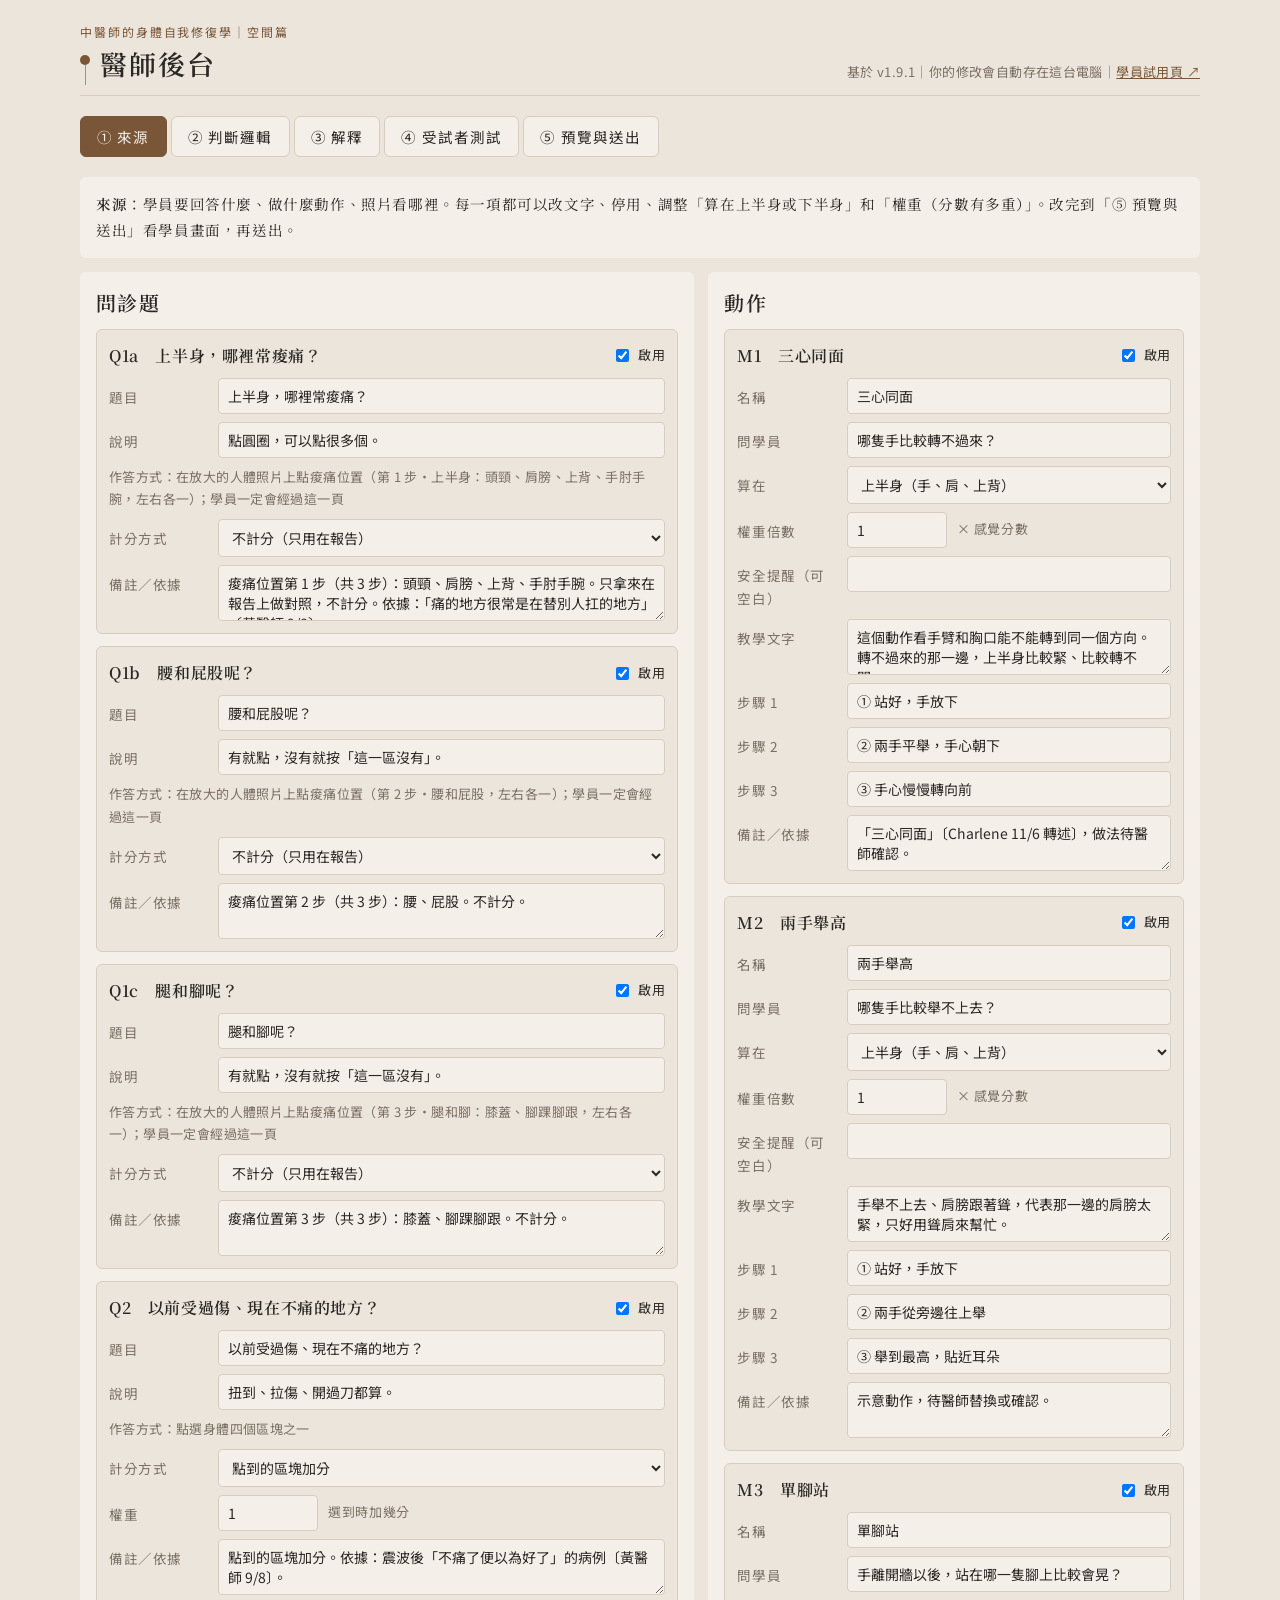
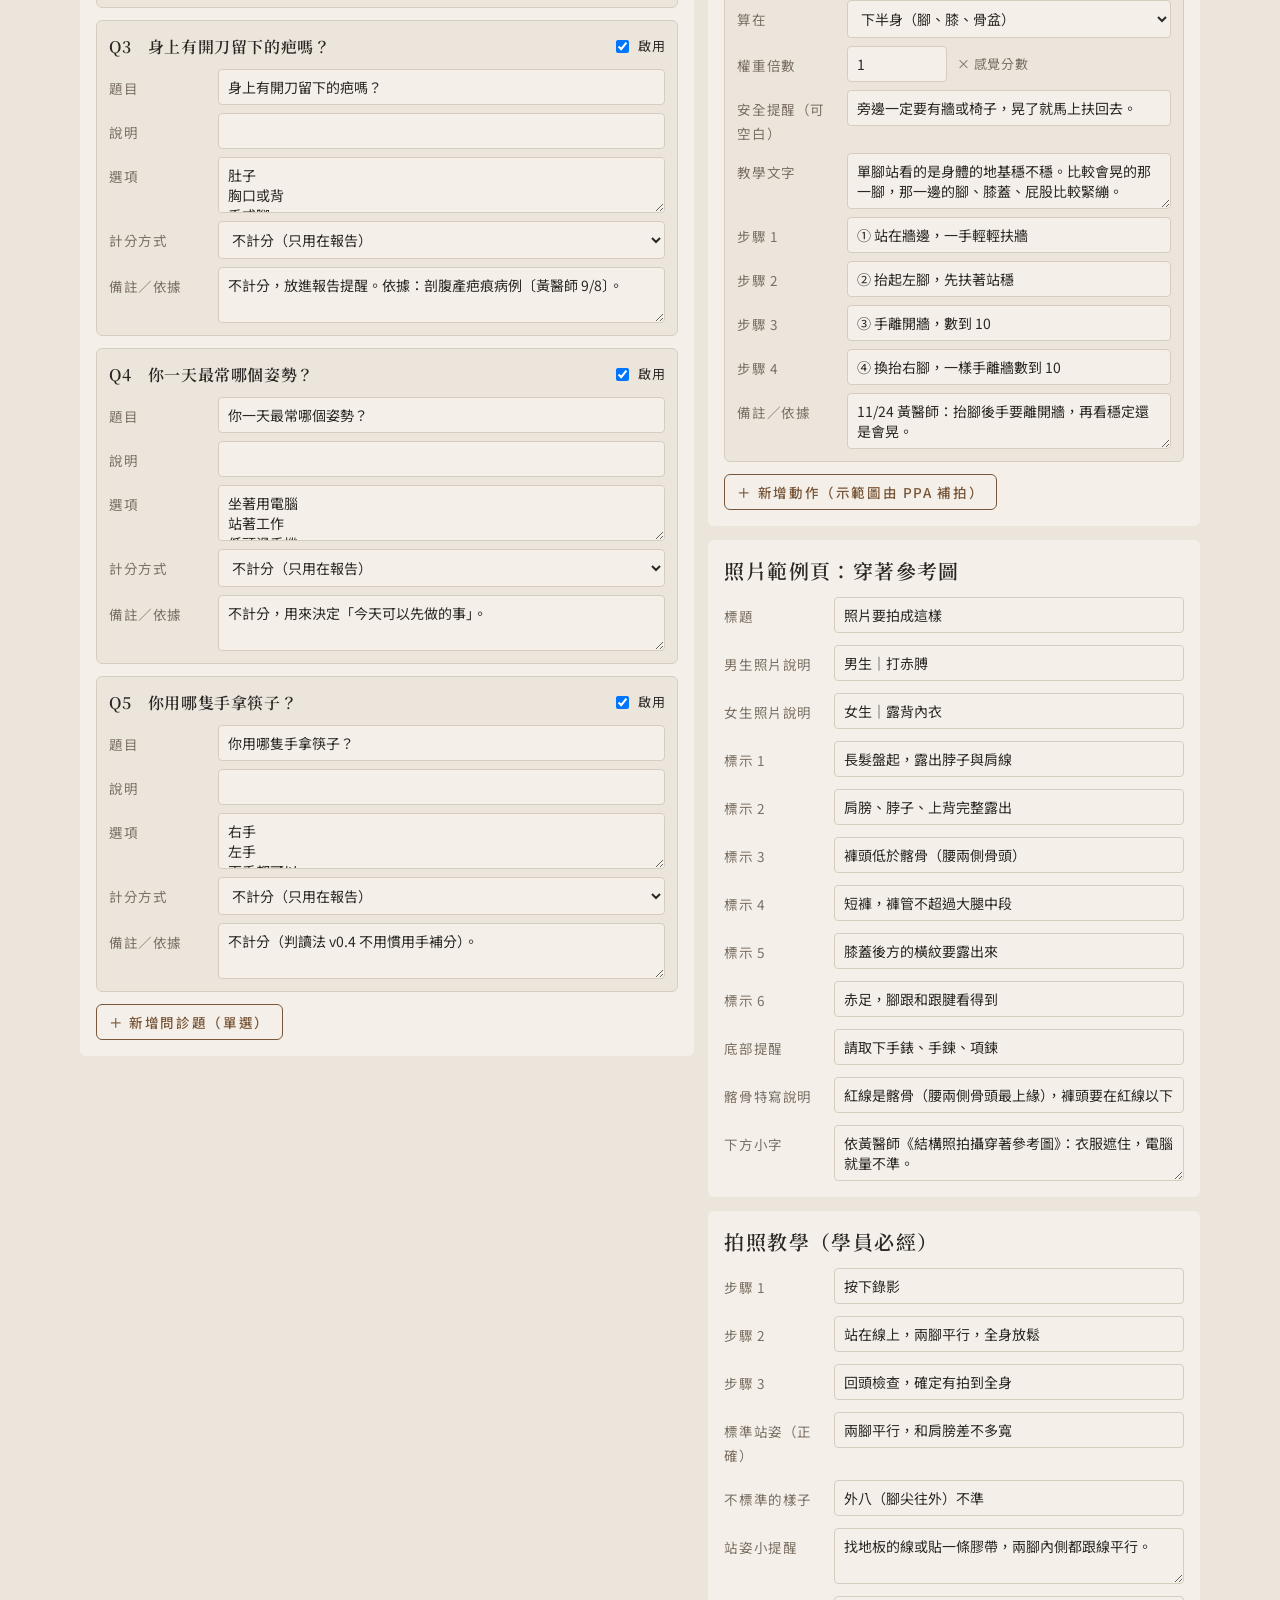
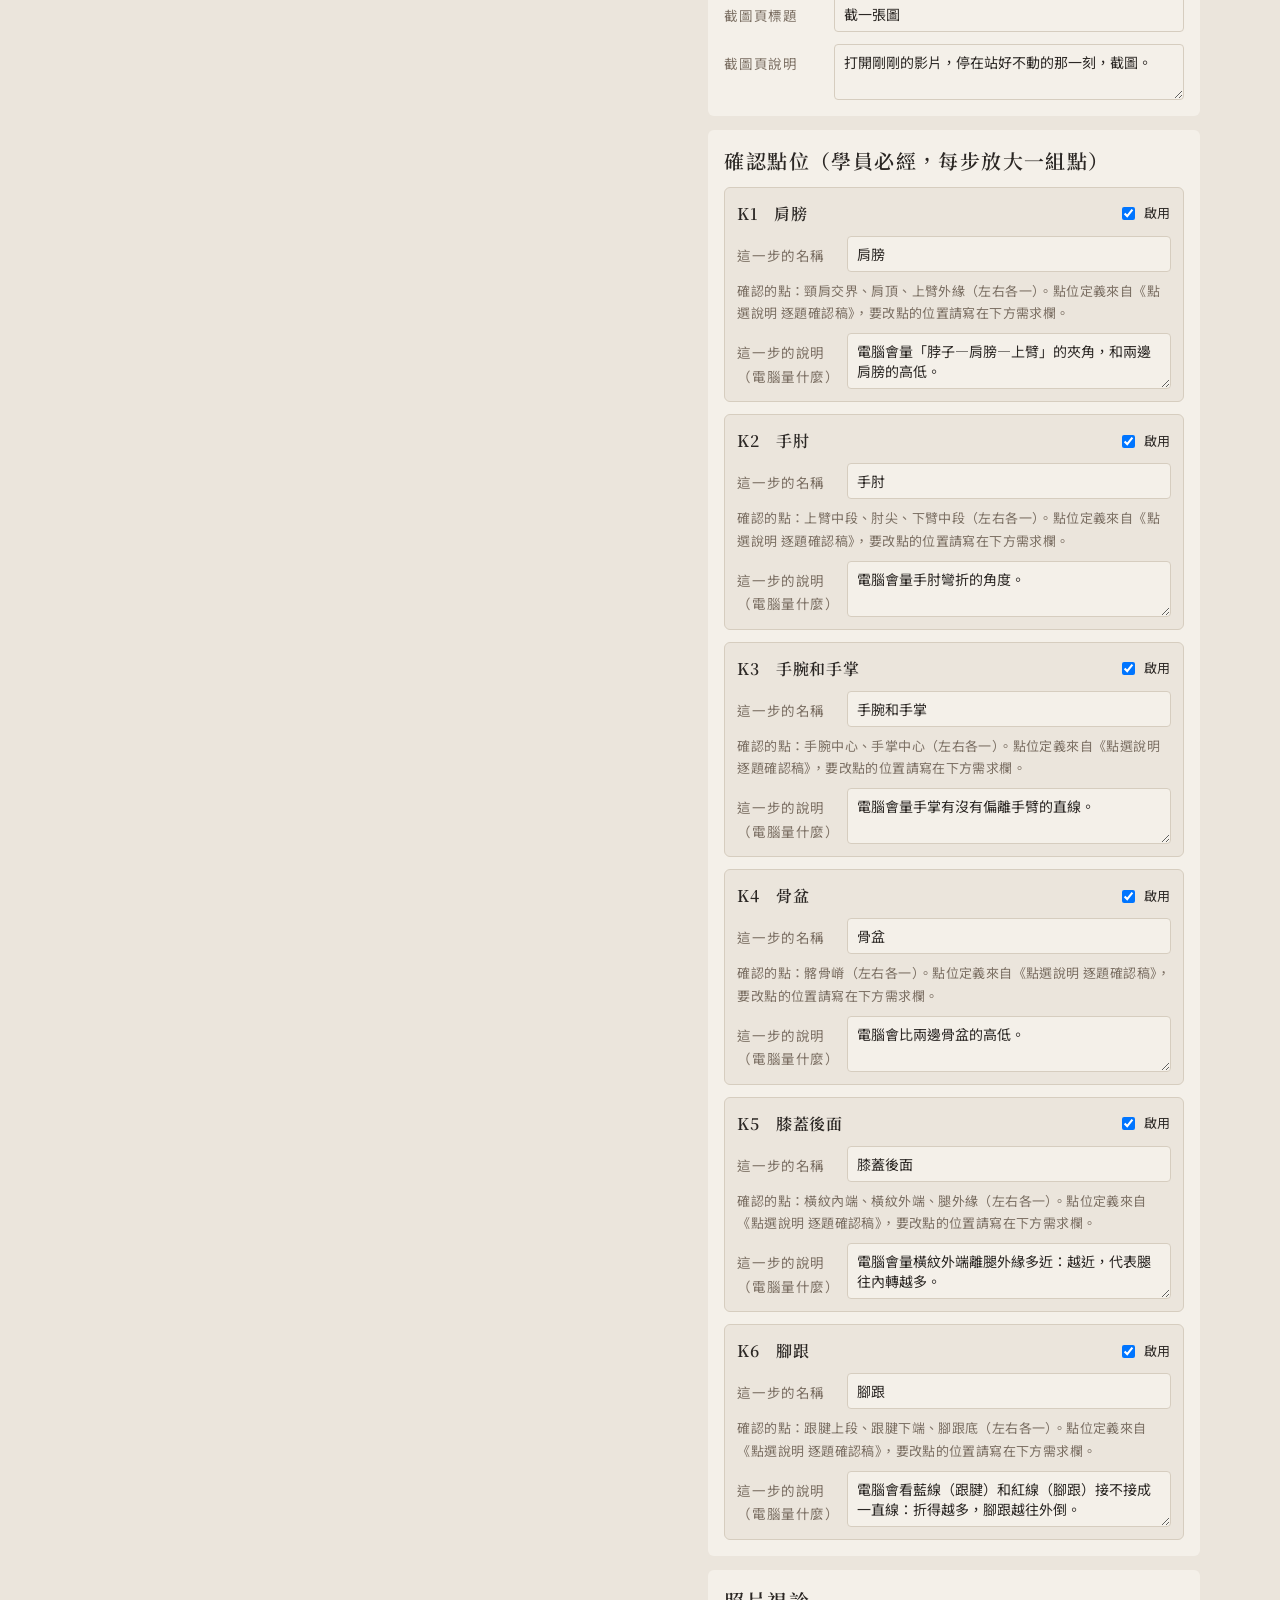
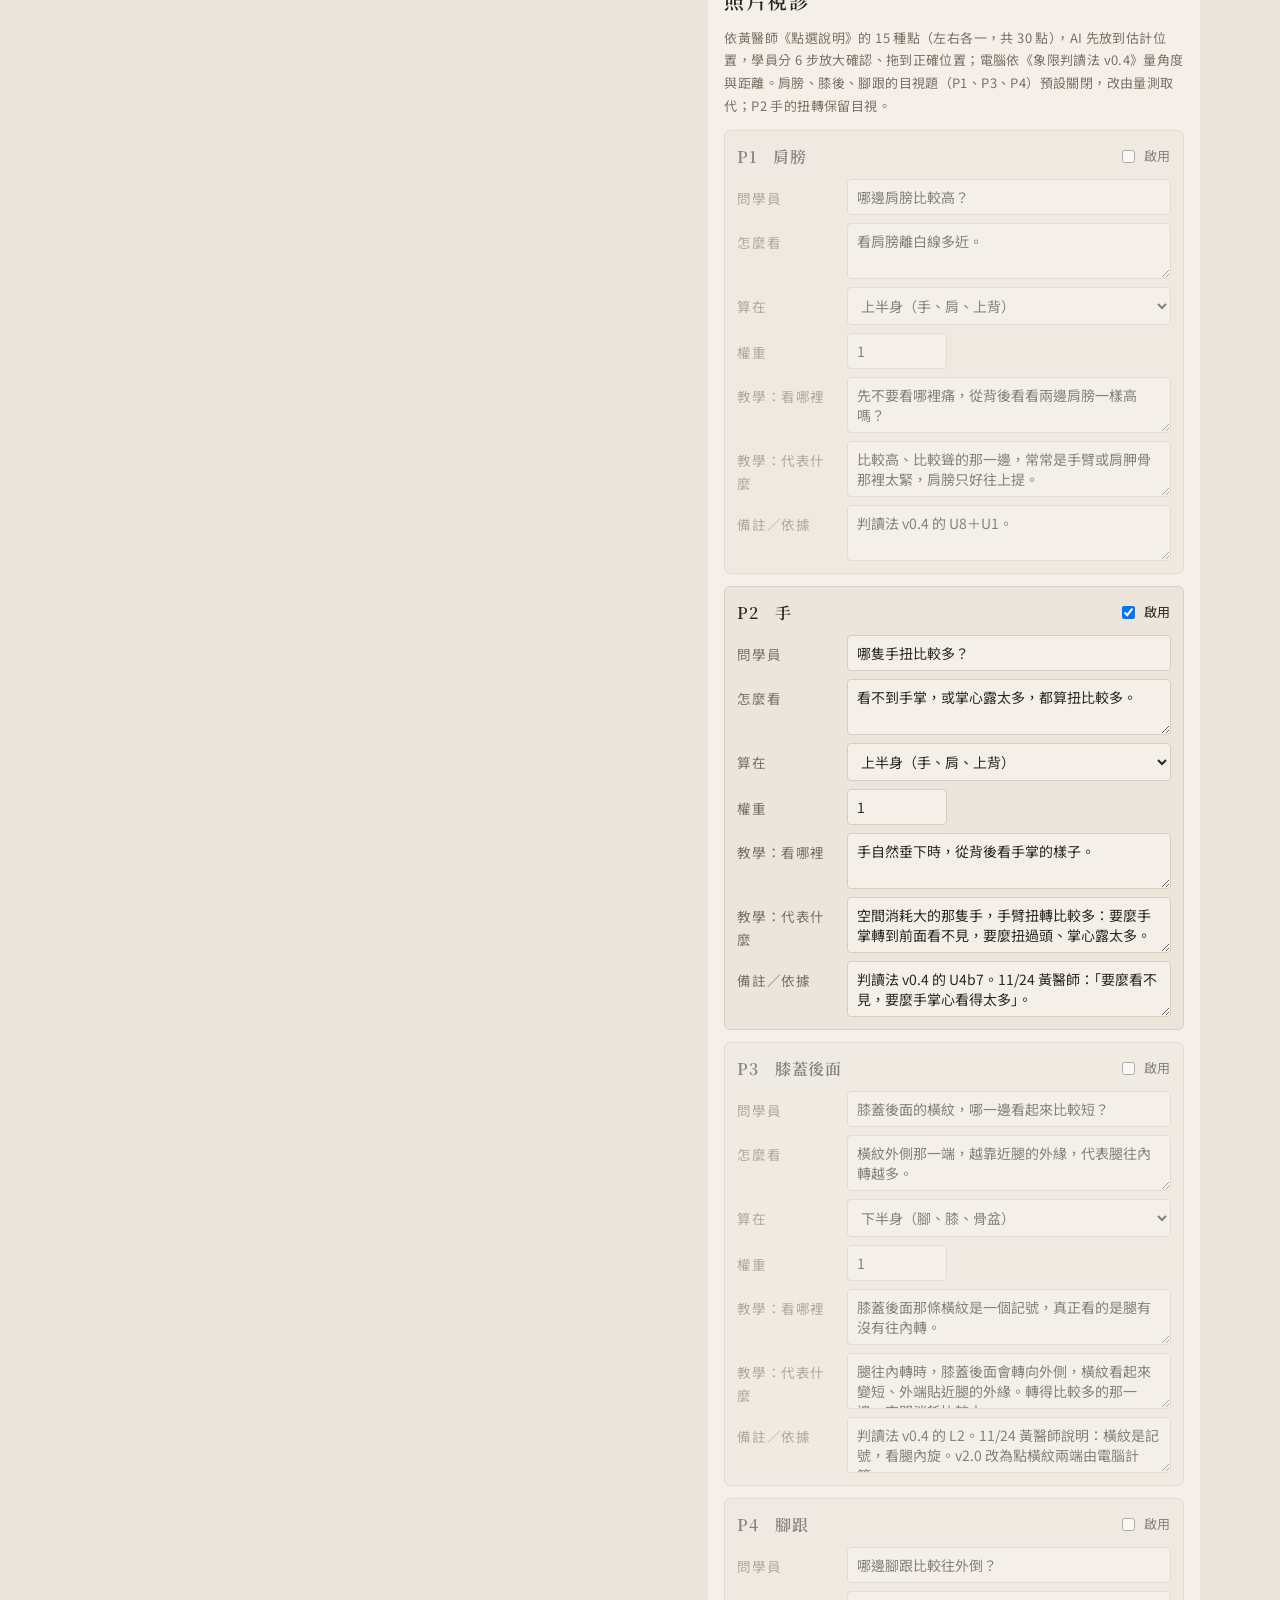
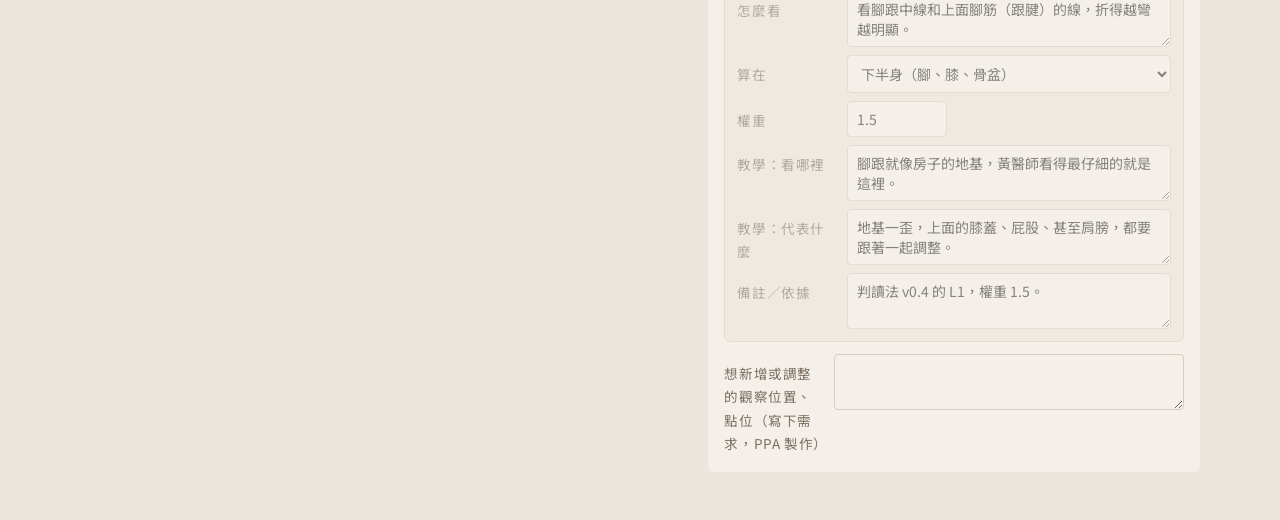
<file: doctor.html>
<!doctype html>
<html lang="zh-Hant">
<head>
<meta charset="utf-8">
<meta name="viewport" content="width=device-width,initial-scale=1,viewport-fit=cover">
<title>時空身體地圖・空間篇｜醫師後台</title>
<meta name="robots" content="noindex">
<link rel="stylesheet" href="https://fonts.googleapis.com/css2?family=Noto+Sans+TC:wght@400;500&family=Noto+Serif+TC:wght@400;500;600&display=swap">
<link rel="stylesheet" href="style.css">
<style>
body{font-size:15px;padding-bottom:40px}
.wrap{max-width:1120px;margin:0 auto;display:flex;flex-direction:column;gap:14px}
.hd{display:flex;flex-wrap:wrap;justify-content:space-between;align-items:flex-end;gap:10px;border-bottom:1px solid var(--line);padding-bottom:12px}
.tabs{display:flex;gap:4px;flex-wrap:wrap;position:sticky;top:0;z-index:5;background:var(--bg);padding:6px 0}
.tabs button{font-family:var(--fu);font-size:14.5px;letter-spacing:.08em;background:var(--paper);color:var(--ink);border:1px solid var(--line);border-radius:6px;padding:9px 16px;cursor:pointer}
.tabs button[aria-pressed="true"]{background:var(--brown);color:var(--paper);border-color:var(--brown)}
.intro{background:var(--paper);border-radius:6px;padding:14px 16px;font-size:14.5px;line-height:1.8}
.grid2{display:grid;grid-template-columns:minmax(0,1.25fr) minmax(0,1fr);gap:14px;align-items:start}
.sec{background:var(--paper);border-radius:6px;padding:16px;display:flex;flex-direction:column;gap:12px}
.item{border:1px solid var(--line);border-radius:6px;padding:12px;display:flex;flex-direction:column;gap:8px;background:var(--bg)}
.item.off{opacity:.55}
.item .ih{display:flex;justify-content:space-between;align-items:center;gap:8px;flex-wrap:wrap}
.item .ih b{font-size:16px}
.f{display:grid;grid-template-columns:7.5em 1fr;gap:8px;align-items:start;font-family:var(--fu);font-size:13.5px}
.f>span{color:var(--muted);padding-top:8px}
.f input[type=text],.f input[type=number],.f select,.f textarea{font-family:var(--fu);font-size:14px;width:100%;border:1px solid var(--line);border-radius:4px;padding:7px 9px;background:var(--paper);color:var(--ink)}
.f textarea{min-height:56px}
.f input[type=number]{width:100px}
.inl{display:flex;gap:10px;align-items:center;flex-wrap:wrap}
.tog{font-family:var(--fu);font-size:13px;display:inline-flex;gap:6px;align-items:center;cursor:pointer}
pre.rule{background:#2b2420;color:#f1e4d0;border-radius:6px;padding:14px;font-family:ui-monospace,Menlo,monospace;font-size:12.5px;line-height:1.7;white-space:pre-wrap;margin:0;letter-spacing:0}
.sticky{position:sticky;top:56px}
.addbtn{align-self:flex-start}
.cmpgrid{display:grid;grid-template-columns:repeat(auto-fit,minmax(200px,1fr));gap:10px}
.cmpgrid figure{margin:0;display:flex;flex-direction:column;gap:4px;font-family:var(--fu);font-size:13px}
.cmpgrid img{width:100%;border-radius:4px}
.seg{display:flex;gap:4px}
.seg button{flex:1;font-family:var(--fu);font-size:13px;background:var(--soft);border:1px solid transparent;border-radius:4px;padding:6px;cursor:pointer;color:var(--ink)}
.seg button[aria-pressed="true"]{background:var(--brown2);border-color:var(--brown)}
.tbl{width:100%;border-collapse:collapse;font-family:var(--fu);font-size:13px}
.tbl th,.tbl td{border-bottom:1px solid var(--line);padding:6px;text-align:left;vertical-align:top}
.ok{color:#3c7a4e} .bad{color:#b1463a}
.kpi{display:flex;gap:10px;flex-wrap:wrap}
.kpi div{background:var(--soft);border-radius:6px;padding:10px 14px;font-family:var(--fu);font-size:13px;color:var(--muted)}
.kpi b{display:block;font-size:24px;color:var(--ink);font-weight:500}
.diff{font-family:var(--fu);font-size:13px;white-space:pre-wrap;background:var(--soft);border-radius:6px;padding:12px;max-height:340px;overflow:auto;line-height:1.7}
#cv{max-width:100%;max-height:420px;display:block;border-radius:6px}
@media (max-width:860px){.grid2{grid-template-columns:1fr}.sticky{position:static}}
</style>
</head>
<body>
<div class="wrap" id="app"></div>
<script src="config.js"></script>
<script src="engine.js"></script>
<script>
const DRAFT='sk_cfg_draft', TESTS='sk_doc_tests';
let CFG = migrateCfg(ls(DRAFT)) || clone(window.DEFAULT_CONFIG);
const D = window.DEFAULT_CONFIG;
const T = {tab:'src', by: ls('sk_doc_name')||'', img:null, lm:null, crops:null, cmp:{}, a:{}, mv:{}, code:'', docJ:null, note:''};
Tele.init(CFG.version+'-doctor','醫師後台');
const save = () => { ls(DRAFT, CFG); };
const getP = (o,p) => p.split('.').reduce((x,k)=>x==null?x:x[k], o);
function setP(o,p,v){ const ks=p.split('.'); let x=o; ks.slice(0,-1).forEach(k=>{ if(x[k]==null) x[k]={}; x=x[k]; }); x[ks[ks.length-1]]=v; }
const QSEL = (path, val, extra='') => `<select data-p="${path}">${extra}${QUADS.map(q=>`<option value="${q}" ${val===q?'selected':''}>${QN[q]}</option>`).join('')}</select>`;
const fld = (label, path, type='text', o={}) => { const v=getP(CFG,path);
  if(type==='area') return `<label class="f"><span>${label}</span><textarea data-p="${path}">${esc(v)}</textarea></label>`;
  if(type==='lines') return `<label class="f"><span>${label}</span><textarea data-p="${path}" data-t="lines" placeholder="一行一個">${esc((v||[]).join('\n'))}</textarea></label>`;
  if(type==='num') return `<label class="f"><span>${label}</span><div class="inl"><input type="number" step="${o.step||0.1}" min="${o.min??0}" max="${o.max??10}" data-p="${path}" data-t="num" value="${v}">${o.hint?`<span class="muted sm">${o.hint}</span>`:''}</div></label>`;
  if(type==='half') return `<label class="f"><span>${label}</span><select data-p="${path}"><option value="U" ${v==='U'?'selected':''}>上半身（手、肩、上背）</option><option value="D" ${v==='D'?'selected':''}>下半身（腳、膝、骨盆）</option></select></label>`;
  return `<label class="f"><span>${label}</span><input type="text" data-p="${path}" value="${esc(v)}"></label>`; };
const tog = (path, label='啟用') => `<label class="tog"><input type="checkbox" data-p="${path}" data-t="bool" ${getP(CFG,path)?'checked':''}> ${label}</label>`;

function render(){
  const tabs=[['src','① 來源'],['logic','② 判斷邏輯'],['exp','③ 解釋'],['test','④ 受試者測試'],['send','⑤ 預覽與送出']];
  const body={src:vSrc, logic:vLogic, exp:vExp, test:vTest, send:vSend}[T.tab]();
  $('#app').innerHTML = `<div class="hd"><div><span class="kicker">中醫師的身體自我修復學｜空間篇</span><h1 class="mark">醫師後台</h1></div>
    <div class="ui sm muted">基於 ${esc(CFG.version)}｜你的修改會自動存在這台電腦｜<a href="index.html" target="_blank" style="color:var(--brown)">學員試用頁 ↗</a></div></div>
    <div class="tabs">${tabs.map(([k,t])=>`<button data-tab="${k}" aria-pressed="${T.tab===k}">${t}</button>`).join('')}</div>${body}`;
  Tele.screen('doctor-'+T.tab); afterRender();
}
function vSrc(){ const s=CFG.sources;
  return `<div class="intro"><b>來源</b>：學員要回答什麼、做什麼動作、照片看哪裡。每一項都可以改文字、停用、調整「算在上半身或下半身」和「權重（分數有多重）」。改完到「⑤ 預覽與送出」看學員畫面，再送出。</div>
  <div class="grid2"><div class="sec"><h2>問診題</h2>
    ${s.questions.map((q,i)=>{ const P='sources.questions.'+i, sc=q.score||{mode:'none'}; return `<div class="item ${q.enabled?'':'off'}"><div class="ih"><b>${q.id}　${esc(q.t)}</b>${tog(P+'.enabled')}</div>
      ${fld('題目',P+'.t')}${fld('說明',P+'.sub')}
      ${q.type==='choice'||q.type==='pics'?fld('選項',P+'.o','lines'):`<p class="muted sm ui">作答方式：${q.type==='bodymap'?'在放大的人體照片上點痠痛位置（'+['第 1 步・上半身：頭頸、肩膀、上背、手肘手腕','第 2 步・腰和屁股','第 3 步・腿和腳：膝蓋、腳踝腳跟'][q.zone||0]+'，左右各一）；學員一定會經過這一頁':'點選身體四個區塊之一'}</p>`}
      <label class="f"><span>計分方式</span><select data-p="${P}.score.mode" data-rerender="1">
        <option value="none" ${sc.mode==='none'?'selected':''}>不計分（只用在報告）</option>
        ${q.type==='quadmap'?`<option value="quad" ${sc.mode==='quad'?'selected':''}>點到的區塊加分</option>`:''}
        ${q.type==='choice'?`<option value="map" ${sc.mode==='map'?'selected':''}>每個選項對應一個區塊</option>`:''}</select></label>
      ${sc.mode!=='none'?fld('權重',P+'.score.w','num',{hint:'選到時加幾分'}):''}
      ${sc.mode==='map'?(q.o||[]).map(o=>`<label class="f"><span>「${esc(o)}」→</span><select data-p="${P}.score.map.${o}"><option value="">不加分</option>${QUADS.map(x=>`<option value="${x}" ${(sc.map||{})[o]===x?'selected':''}>${QN[x]}</option>`).join('')}</select></label>`).join(''):''}
      ${fld('備註／依據',P+'.note','area')}</div>`; }).join('')}
    <button class="btn ghost small addbtn" data-act="addQ">＋ 新增問診題（單選）</button></div>
  <div style="display:flex;flex-direction:column;gap:14px">
    <div class="sec"><h2>動作</h2>
    ${s.moves.map((m,i)=>{ const P='sources.moves.'+i; return `<div class="item ${m.enabled?'':'off'}"><div class="ih"><b>${m.id}　${esc(m.name)}</b>${tog(P+'.enabled')}</div>
      ${fld('名稱',P+'.name')}${fld('問學員',P+'.ask')}${fld('算在',P+'.half','half')}${fld('權重倍數',P+'.w','num',{hint:'× 感覺分數'})}${fld('安全提醒（可空白）',P+'.safety')}${fld('教學文字',P+'.teach','area')}
      ${(m.frames||[]).map((fr,j)=>fld('步驟 '+(j+1),P+'.frames.'+j+'.1')).join('')}${fld('備註／依據',P+'.note','area')}</div>`; }).join('')}
    <button class="btn ghost small addbtn" data-act="addM">＋ 新增動作（示範圖由 PPA 補拍）</button></div>
    <div class="sec"><h2>照片範例頁：穿著參考圖</h2>${s.dress&&s.dress.calls?fld('標題','sources.dress.t')+fld('男生照片說明','sources.dress.maleCap')+fld('女生照片說明','sources.dress.femaleCap')+s.dress.calls.map((r,j)=>fld('標示 '+(j+1),'sources.dress.calls.'+j+'.0')).join('')+fld('底部提醒','sources.dress.foot')+fld('髂骨特寫說明','sources.dress.zoomCap')+fld('下方小字','sources.dress.note','area'):''}</div>
    <div class="sec"><h2>拍照教學（學員必經）</h2>
      ${(s.photoSteps||[]).map((st,j)=>fld('步驟 '+(j+1),'sources.photoSteps.'+j+'.1')).join('')}
      ${s.stance?fld('標準站姿（正確）','sources.stance.t')+fld('不標準的樣子','sources.stance.bad')+fld('站姿小提醒','sources.stance.tip','area'):''}${fld('截圖頁標題','sources.photoShot.t')}${fld('截圖頁說明','sources.photoShot.sub','area')}</div>
    <div class="sec"><h2>確認點位（學員必經，每步放大一組點）</h2>
      ${(s.points||[]).map((pt,i)=>{ const P='sources.points.'+i; return `<div class="item ${pt.enabled?'':'off'}"><div class="ih"><b>${pt.id}　${esc(pt.name)}</b>${tog(P+'.enabled')}</div>${fld('這一步的名稱',P+'.name')}<p class="muted sm ui">確認的點：${pt.keys.map(k=>PT_NAME[k]).join('、')}（左右各一）。點位定義來自《點選說明 逐題確認稿》，要改點的位置請寫在下方需求欄。</p>${fld('這一步的說明（電腦量什麼）',P+'.tip','area')}</div>`; }).join('')}</div>
    <div class="sec"><h2>照片視診</h2><p class="muted sm ui">${esc(s.photoNotes)}</p>
    ${s.compares.map((c,i)=>{ const P='sources.compares.'+i; return `<div class="item ${c.enabled?'':'off'}"><div class="ih"><b>${c.id}　${esc(c.name)}</b>${tog(P+'.enabled')}</div>
      ${fld('問學員',P+'.ask')}${fld('怎麼看',P+'.how','area')}${fld('算在',P+'.half','half')}${fld('權重',P+'.w','num')}${fld('教學：看哪裡',P+'.see','area')}${fld('教學：代表什麼',P+'.mean','area')}${fld('備註／依據',P+'.note','area')}</div>`; }).join('')}
    ${fld('想新增或調整的觀察位置、點位（寫下需求，PPA 製作）','sources.photoRequest','area')}</div>
  </div></div>`; }
function vLogic(){ const L=CFG.logic;
  return `<div class="intro"><b>判斷邏輯</b>：所有答案怎麼變成「哪一區最緊繃」。左邊調數字，右邊即時顯示目前的規則（像程式碼一樣，一條一條列出）。想看實際受試者怎麼被算，到「④ 受試者測試」。</div>
  <div class="grid2"><div class="sec"><h2>感覺的分數（動作題）</h2>
    ${Object.keys(L.feelWeight).map(k=>fld('「'+k+'」','logic.feelWeight.'+k,'num',{step:0.1,max:3})).join('')}
    <h2>電腦自動量的角度</h2><div class="inl">${tog('logic.aiMeasure.enabled','使用電腦量的肩膀、骨盆傾斜')}</div>
    ${fld('權重','logic.aiMeasure.w','num',{step:0.1,max:3,hint:'照片量角度誤差大，建議小'})}${fld('角度門檻（度）','logic.aiMeasure.minDeg','num',{step:0.5,max:15})}
    <h2>照片量測（依象限判讀法 v0.4）</h2><div class="inl">${tog('logic.measure.enabled','使用照片點位量測')}</div>
    ${fld('左右比 ≥ 多少給 2 分','logic.measure.ratio2','num',{step:0.05,max:5})}${fld('左右比 ≥ 多少給 1 分','logic.measure.ratio1','num',{step:0.05,max:5})}
    ${fld('傾斜 ≥ 幾度給 2 分','logic.measure.tilt2','num',{step:0.5,max:20})}${fld('傾斜 ≥ 幾度給 1 分','logic.measure.tilt1','num',{step:0.5,max:20})}${fld('沒有參照物時，傾斜最多給幾分','logic.measure.tiltMax','num',{step:1,max:2})}
    ${Object.entries(L.measure.cues).map(([id,c])=>`<div class="item ${c.on?'':'off'}"><div class="ih"><b>${id}　${esc(c.name)}</b>${tog('logic.measure.cues.'+id+'.on')}</div>${fld('權重','logic.measure.cues.'+id+'.w','num',{step:0.5,max:3})}${id!=='U1'?fld('算在','logic.measure.cues.'+id+'.half','half'):'<p class="muted sm ui">U1 依 U8 分流：高的那邊頸肩接近直角算上半身，否則算下半身。</p>'}${fld('教學：看哪裡','logic.measure.cues.'+id+'.see','area')}${fld('教學：代表什麼','logic.measure.cues.'+id+'.mean','area')}</div>`).join('')}
    <h2>判定門檻</h2>${fld('最低緊繃分數','logic.minScore','num',{step:0.05,max:1,hint:'0.2 = 20 分'})}${fld('至少幾種來源同向','logic.minAgree','num',{step:1,min:1,max:3,hint:'回答、動作、照片三種'})}
    ${fld('想調整但這裡做不到的邏輯（寫下來）','logic.note','area')}</div>
  <div class="sec sticky"><h2>目前的規則</h2><pre class="rule" id="rules">${esc(rulesText(CFG))}</pre></div></div>`; }
function vExp(){ const E=CFG.explain, unitSel=(p,v)=>`<label class="f"><span>優先看的章節</span><select data-p="${p}">${E.units.map(u=>`<option value="${u.id}" ${v===u.id?'selected':''}>${u.id} ${esc(u.name)}</option>`).join('')}</select></label>`;
  return `<div class="intro"><b>解釋</b>：判斷出來之後，報告怎麼用白話告訴學員結論、先看哪一章、今天可以先做什麼。</div>
  <div class="grid2"><div class="sec"><h2>四個區塊的結論</h2>
    ${QUADS.map(q=>{ const P='explain.quadrants.'+q; return `<div class="item"><div class="ih"><b>最緊繃＝${QN[q]}</b></div>${fld('白話的區域',P+'.area')}${fld('一句話結論',P+'.say','area')}${unitSel(P+'.unit',E.quadrants[q].unit)}${fld('今天可以先做',P+'.todo','area')}</div>`; }).join('')}
    <div class="item"><div class="ih"><b>不明顯（沒有通過判定）</b></div>${fld('一句話結論','explain.none.say','area')}${unitSel('explain.none.unit',E.none.unit)}${fld('今天可以先做','explain.none.todo','area')}</div></div>
  <div style="display:flex;flex-direction:column;gap:14px"><div class="sec"><h2>身體空間的四個方向（學員必經）</h2>${E.axes&&E.axes.intro?fld('開場標題','explain.axes.intro.t')+fld('開場直式小字','explain.axes.intro.s')+fld('開場說明','explain.axes.intro.body','area'):''}${fld('四方向頁標題','explain.axes.t')}${(E.axes&&E.axes.items||[]).map((x,i)=>fld(x.name+'（'+(x.on?'這篇會看':'這篇不看')+'）','explain.axes.items.'+i+'.d')).join('')}${E.axes&&E.axes.final?fld('收尾標題','explain.axes.final.t')+fld('這一篇（上下左右）','explain.axes.final.a','area')+fld('課程裡（前後內外）','explain.axes.final.b','area')+fld('最後一句','explain.axes.final.c','area'):''}</div>
    <div class="sec"><h2>使用前先知道（學員必經）</h2>${fld('標題','explain.pre.t')}${fld('三件事（一行一件）','explain.pre.items','lines')}${fld('篩選問題','explain.pre.ask','area')}${fld('答「有」時報告上的提醒','explain.pre.caveat','area')}</div>
    <div class="sec"><h2>回應問診（今天可以做的事）</h2>${fld('有舊傷時（{area}＝區塊）','explain.injuryTodo','area')}${fld('有開刀疤時（{scar}＝位置）','explain.scarTodo','area')}</div>
    <div class="sec"><h2>分數等級（四區互相比較：較少／中等／偏多）</h2>
    ${(E.levels||[]).map((L,i)=>`<div class="item"><div class="ih"><b><span style="display:inline-block;width:12px;height:12px;border-radius:3px;background:${L.color};margin-right:6px"></span>${i?E.levels[i-1].max+1:0}–${L.max} 分</b></div>${fld('上限分數','explain.levels.'+i+'.max','num',{step:1,max:100})}${fld('名稱','explain.levels.'+i+'.name')}${fld('一句話',`explain.levels.${i}.say`)}</div>`).join('')}</div>
    <div class="sec"><h2>課程章節</h2>
    ${E.units.map((u,i)=>`<div class="item"><div class="ih"><b>${u.id}</b></div>${fld('章節','explain.units.'+i+'.ch')}${fld('單元名稱','explain.units.'+i+'.name')}${fld('為什麼看','explain.units.'+i+'.why','area')}</div>`).join('')}
    <button class="btn ghost small addbtn" data-act="addU">＋ 新增章節</button></div>
    <div class="sec"><h2>依「最常維持的姿勢」給的建議</h2>${Object.keys(E.fixedTodo).map(k=>fld(k,'explain.fixedTodo.'+k,'area')).join('')}</div>
    <div class="sec"><h2>其他文字</h2>${Object.keys(E.feelText).map(k=>fld('感覺「'+k.slice(0,4)+'」','explain.feelText.'+k,'area')).join('')}${fld('睡前動作說明','explain.nightMove','area')}${fld('不是診斷的提醒','explain.disclaimer','area')}</div></div></div>`; }
function testInputs(){
  const s=CFG.sources, qs=s.questions.filter(q=>q.enabled&&q.score&&q.score.mode!=='none'), ms=s.moves.filter(m=>m.enabled), feel=Object.keys(CFG.logic.feelWeight);
  return `${qs.map(q=>`<label class="f"><span>${q.id} ${esc(q.t.slice(0,10))}</span><select data-tq="${q.key}"><option value="">（沒有／未答）</option>${q.score.mode==='quad'?QUADS.map(x=>`<option value="${x}" ${T.a[q.key]===x?'selected':''}>${QN[x]}</option>`).join(''):(q.o||[]).map(o=>`<option ${T.a[q.key]===o?'selected':''}>${esc(o)}</option>`).join('')}</select></label>`).join('')}
    ${ms.map(m=>{ const v=T.mv[m.id]||{}; return `<label class="f"><span>${m.id} ${esc(m.name)}</span><div class="inl"><select data-tm="${m.id}" data-k="side">${['','左邊','右邊','兩邊差不多','兩邊都很難'].map(o=>`<option value="${o}" ${v.side===o?'selected':''}>${o||'（未做）'}</option>`).join('')}</select><select data-tm="${m.id}" data-k="feel">${['',...feel].map(o=>`<option value="${o}" ${v.feel===o?'selected':''}>${o||'（感覺）'}</option>`).join('')}</select></div></label>`; }).join('')}`; }
function vTest(){
  const tests=ls(TESTS)||[], agree=tests.filter(t=>t.agree).length;
  return `<div class="intro"><b>受試者測試</b>：用診間受試者的背面照和回答，跑一次目前的判斷，再跟你自己的判斷比對。<b>照片只在你這台電腦裡處理，不會上傳</b>；送出的只有代號、答案、分數和你的判斷。改了「① 來源」或「② 判斷邏輯」後，可以按「用目前設定重算全部」看一致率有沒有變好。</div>
  <div class="grid2"><div class="sec">
    <div class="inl"><label class="f" style="flex:1"><span>受試者代號</span><input type="text" id="tcode" value="${esc(T.code)}" placeholder="例如 C01（不要寫姓名）"></label></div>
    <div class="inl"><label class="btn small" for="tfile">選受試者背面照</label><input type="file" id="tfile" accept="image/*"><button class="btn ghost small" data-act="tdemo">用示範照片</button><span class="muted sm ui" id="tmsg"></span></div>
    ${T.img?`<canvas id="cv"></canvas><p class="muted sm ui">點位不對可以拖曳；拖完會自動更新下面的放大圖。</p>
      <div class="cmpgrid">${CFG.sources.compares.filter(c=>c.enabled).map(c=>{ const cr=T.crops&&T.crops[c.key], v=T.cmp[c.key]; return `<figure>${cr?(cr.one?`<img src="${cr.one}" alt="">`:`<div class="pair"><img src="${cr.L}" alt=""><img src="${cr.R}" alt=""></div>`):''}<span><b>${c.id}</b> ${esc(c.ask)}</span><div class="seg">${[['L','左'],['R','右'],['=','差不多']].map(([k,t])=>`<button data-tc="${c.key}" data-v="${k}" aria-pressed="${v===k}">${t}</button>`).join('')}</div></figure>`; }).join('')}</div>`:'<p class="muted sm ui">還沒選照片。也可以不用照片，只用問診和動作測試。</p>'}
    <h3>問診與動作</h3>${testInputs()}
  </div>
  <div class="sec sticky" id="tres"></div></div>
  <div class="sec"><div class="ih" style="display:flex;justify-content:space-between;align-items:center;flex-wrap:wrap;gap:8px"><h2>測試紀錄</h2><div class="inl"><button class="btn ghost small" data-act="rescore">用目前設定重算全部</button><button class="btn ghost small" data-act="cleartests">清空（只清這台電腦）</button></div></div>
    <div class="kpi"><div>測試人數<b>${tests.length}</b></div><div>一致<b>${agree}</b></div><div>一致率<b>${tests.length?Math.round(agree/tests.length*100)+'%':'—'}</b></div><div>11/9 過關線<b>70%</b></div></div>
    <div style="overflow-x:auto"><table class="tbl"><tr><th>代號</th><th>時間</th><th>工具判斷</th><th>醫師判斷</th><th>結果</th><th>重算後</th><th>備註</th></tr>
    ${tests.map(t=>`<tr><td>${esc(t.code)}</td><td>${esc(t.when)}</td><td>${esc(t.tool)}</td><td>${esc(t.doc)}</td><td class="${t.agree?'ok':'bad'}">${t.agree?'一致':'不一致'}</td><td>${t.re?`<span class="${t.re.agree?'ok':'bad'}">${esc(t.re.tool)}｜${t.re.agree?'一致':'不一致'}</span>`:''}</td><td>${esc(t.note)}</td></tr>`).join('')||'<tr><td colspan="7" class="muted">還沒有測試紀錄</td></tr>'}</table></div></div>`; }
function testAns(){ return {a:T.a, mv:T.mv, cmp:T.img?T.cmp:null, meas:T.img&&T.lm?measure(T.lm):null, mz:T.img&&T.lm?measureCues(T.lm):null}; }
async function renderTestResult(){ const box=$('#tres'); if(!box) return; const r=score(CFG, testAns()); await demoP;
  const img=T.img||DEMO_IMG, lm=T.img?T.lm:DEMO_LM;
  box.innerHTML = `<h2>這位受試者的結果</h2><div style="display:flex;gap:12px;align-items:flex-start;flex-wrap:wrap"><img src="${quadPhoto(img,lm,r.qs,r.main,360,CFG.explain.levels)}" style="width:170px;border-radius:6px" alt=""><div class="ui"><div class="muted sm">工具判斷</div><div style="font-size:26px;font-family:var(--fs)">${r.main?QN[r.main]:'不明顯'}</div>${r.second?`<div class="muted sm">第二：${QN[r.second]}</div>`:''}</div></div>
    <pre class="rule">${esc(traceText(CFG,r))}</pre>
    <h3>你的判斷（診間觸診／看診）</h3><div class="seg">${[...QUADS,'none'].map(q=>`<button data-act="tdoc" data-v="${q}" aria-pressed="${T.docJ===q}">${q==='none'?'不明顯':QN[q]}</button>`).join('')}</div>
    ${T.docJ?`<p class="ui ${(T.docJ==='none'?!r.main:T.docJ===r.main)?'ok':'bad'}" style="font-size:16px">${(T.docJ==='none'?!r.main:T.docJ===r.main)?'✓ 一致':'✗ 不一致'}</p>`:''}
    <label class="f"><span>備註</span><textarea id="tnote" placeholder="例如：觸診右肩胛很緊、腳跟其實沒歪">${esc(T.note)}</textarea></label>
    <button class="btn" data-act="tsave" ${T.docJ?'':'disabled'}>記錄這筆並送出</button>`; }
function vSend(){ const changes=diffCfg(D, CFG);
  return `<div class="intro"><b>預覽與送出</b>：先「預覽學員畫面」確認改得對，再按「送出給 PressPlay」。送出後 Benson 會收到一封信，附上你改的每一處和完整設定檔，下一版就會照這份更新。</div>
  <div class="grid2"><div class="sec"><h2>你改了這些地方（${changes.length} 處）</h2><div class="diff">${esc(changes.join('\n'))||'還沒有修改'}</div></div>
  <div class="sec"><label class="f"><span>送出人</span><input type="text" id="by" value="${esc(T.by)}" placeholder="例如 黃獻銘醫師"></label>
    <label class="f"><span>給 Benson 的話</span><textarea id="msg" placeholder="想補充的說明（選填）"></textarea></label>
    <button class="btn ghost" data-act="preview">預覽學員畫面（新分頁）</button>
    <button class="btn" data-act="send" ${changes.length?'':'disabled'}>送出給 PressPlay</button>
    <div class="inl"><button class="btn ghost small" data-act="download">下載設定檔</button><label class="btn ghost small" for="cfgfile">讀入設定檔</label><input type="file" id="cfgfile" accept="application/json"><button class="btn ghost small" data-act="reset">全部還原成預設</button></div></div></div>`; }
// ---------- 變更摘要 ----------
const LBL={tip:'說明',ratio2:'給2分的左右比',ratio1:'給1分的左右比',tilt2:'給2分的傾斜',tilt1:'給1分的傾斜',tiltMax:'無參照最多給',on:'啟用',see:'看哪裡',mean:'代表什麼',end:'最後一句',safety:'安全提醒',items:'三件事',caveat:'提醒',ask:'問學員',tip:'小提醒',max:'上限分數',t:'題目',sub:'說明',o:'選項',name:'名稱',ask:'問學員',how:'怎麼看',half:'算在',w:'權重',teach:'教學文字',see:'教學：看哪裡',mean:'教學：代表什麼',enabled:'啟用',note:'備註',area:'白話區域',say:'一句話結論',unit:'優先章節',todo:'今天可以先做',ch:'章節',why:'為什麼看',mode:'計分方式',minScore:'最低緊繃分數',minAgree:'至少幾種來源同向',minDeg:'角度門檻',photoRequest:'照片點位需求',nightMove:'睡前動作說明',disclaimer:'不是診斷的提醒'};
function flat(o, pre, out){ if(Array.isArray(o)&&o.length&&typeof o[0]==='object'&&!Array.isArray(o[0])&&o[0].id){ o.forEach(x=>flat(x, pre+'〔'+x.id+'〕', out)); return out; }
  if(o&&typeof o==='object'&&!Array.isArray(o)){ Object.keys(o).forEach(k=>flat(o[k], pre?pre+'.'+k:k, out)); return out; } out[pre]=o; return out; }
const SEC={dress:'穿著參考圖',calls:'標示',measure:'照片量測',cues:'量測項目',axes:'四個方向',points:'確認點位',pre:'使用前先知道',stance:'站姿',injuryTodo:'舊傷建議',scarTodo:'疤痕建議',points:'確認點位',photoSteps:'拍照步驟',photoShot:'截圖頁',levels:'分數等級',questions:'問診',moves:'動作',compares:'照片',units:'章節',quadrants:'結論',feelWeight:'感覺分數',aiMeasure:'電腦量角度',fixedTodo:'姿勢建議',feelText:'感覺說明',score:'計分',map:'對應',none:'不明顯',frames:'步驟'};
const nice = p => p.replace(/^(sources|logic|explain)\./,'').split('.').map(k=>LBL[k]||SEC[k]||QN[k]||(/^\d+$/.test(k)?'':k)).filter(Boolean).join(' ').replace(/\s+〔/g,'〔').trim();
const show = v => Array.isArray(v)?v.map(x=>Array.isArray(x)?x[1]:x&&typeof x==='object'?(x.name!=null?x.name+(x.max!=null?'（到 '+x.max+' 分）':''):JSON.stringify(x)):x).join('／'):typeof v==='boolean'?(v?'是':'否'):v==null?'（無）':String(v);
function diffCfg(a,b){ const A=flat(a,'',{}), B=flat(b,'',{}), keys=[...new Set([...Object.keys(A),...Object.keys(B)])].filter(k=>k!=='version'), out=[];
  keys.forEach(k=>{ if(JSON.stringify(A[k])!==JSON.stringify(B[k])){ if(!(k in A)) out.push(`＋ 新增｜${nice(k)}：${show(B[k])}`); else if(!(k in B)) out.push(`－ 刪除｜${nice(k)}`); else out.push(`✎ ${nice(k)}\n    原本：${show(A[k])}\n    改成：${show(B[k])}`); } }); return out; }
// ---------- 事件 ----------
document.addEventListener('input', e=>{ const el=e.target, p=el.dataset.p; if(!p) return; let v=el.type==='checkbox'?el.checked:el.value; if(el.dataset.t==='num') v=parseFloat(v)||0; if(el.dataset.t==='lines') v=v.split('\n').map(x=>x.trim()).filter(Boolean);
  setP(CFG,p,v); save(); const r=$('#rules'); if(r) r.textContent=rulesText(CFG); if(el.dataset.rerender||el.dataset.t==='bool') render(); });
document.addEventListener('change', async e=>{ const el=e.target;
  if(el.dataset.tq!=null){ T.a[el.dataset.tq]=el.value||undefined; renderTestResult(); return; }
  if(el.dataset.tm){ const m=T.mv[el.dataset.tm]||(T.mv[el.dataset.tm]={}); m[el.dataset.k]=el.value||undefined; renderTestResult(); return; }
  if(el.id==='tfile'&&el.files[0]){ $('#tmsg').textContent='AI 找點中⋯（照片不會上傳）'; const c=await fileToCanvas(el.files[0]), d=await detect(c); T.img=c; T.lm=d.lm; T.cmp={}; const m=makeCrops(c,d.lm); T.crops=m.crops; Tele.ev('test_photo',{k:d.ai}); render(); return; }
  if(el.id==='cfgfile'&&el.files[0]){ try{ const j=JSON.parse(await el.files[0].text()); if(j.sources&&j.logic&&j.explain){ CFG=j; save(); render(); alert2('已讀入設定檔'); } }catch(err){ alert2('這個檔案讀不出來'); } return; }
  if(el.id==='tcode') T.code=el.value; if(el.id==='by'){ T.by=el.value; ls('sk_doc_name',T.by); }
});
document.addEventListener('click', async e=>{ const b=e.target.closest('[data-tab],[data-act],[data-tc]'); if(!b) return;
  if(b.dataset.tab){ T.tab=b.dataset.tab; render(); return; }
  if(b.dataset.tc){ T.cmp[b.dataset.tc]=b.dataset.v; b.parentNode.querySelectorAll('button').forEach(x=>x.setAttribute('aria-pressed',String(x===b))); renderTestResult(); return; }
  const a=b.dataset.act;
  if(a==='addQ'){ const n=CFG.sources.questions.length+1; CFG.sources.questions.push({id:'Q'+n+'n', enabled:true, key:'q'+Date.now().toString(36), type:'choice', t:'新的問題', sub:'', o:['是','否'], score:{mode:'none',w:1,map:{}}, note:'醫師新增'}); save(); render(); return; }
  if(a==='addM'){ const n=CFG.sources.moves.length+1; CFG.sources.moves.push({id:'M'+n+'n', enabled:true, name:'新的動作', half:'U', w:1, frames:[], ask:'哪一邊比較卡？', teach:'', note:'醫師新增，示範圖由 PPA 補拍'}); save(); render(); return; }
  if(a==='addU'){ CFG.explain.units.push({id:'U'+(CFG.explain.units.length+1), ch:'', name:'新的章節', why:''}); save(); render(); return; }
  if(a==='tdemo'){ await demoP; const c=document.createElement('canvas'); c.width=DEMO_IMG.width; c.height=DEMO_IMG.height; c.getContext('2d').drawImage(DEMO_IMG,0,0); T.img=c; T.lm=clone(DEMO_LM); T.cmp={}; T.crops=makeCrops(c,T.lm).crops; render(); return; }
  if(a==='tdoc'){ T.docJ=b.dataset.v; T.note=($('#tnote')||{}).value||T.note; renderTestResult(); return; }
  if(a==='tsave'){ T.code=$('#tcode').value.trim()||('受試者'+((ls(TESTS)||[]).length+1)); T.note=$('#tnote').value; const r=score(CFG,testAns()), tool=r.main?QN[r.main]:'不明顯', doc=T.docJ==='none'?'不明顯':QN[T.docJ], agree=tool===doc;
    const rec={code:T.code, when:new Date().toLocaleString('zh-TW',{hour12:false}), tool, doc, agree, note:T.note, input:clone(testAns()), scores:QUADS.map(k=>Math.round(r.qs[k]*100))};
    const L=ls(TESTS)||[]; L.push(rec); ls(TESTS,L); const ok=await api({type:'doctor_test', by:T.by||'（未填）', ver:CFG.version, test:{code:rec.code, tool, doc, agree, scores:rec.scores, input:{a:T.a, mv:T.mv, cmp:T.cmp}, note:T.note}});
    alert2(ok?'已記錄並送出':'已記錄在這台電腦（目前送不出去）'); T.docJ=null; T.note=''; T.a={}; T.mv={}; T.cmp={}; T.img=null; T.code=''; render(); return; }
  if(a==='rescore'){ const L=(ls(TESTS)||[]).map(t=>{ const r=score(CFG,t.input), tool=r.main?QN[r.main]:'不明顯'; return {...t, re:{tool, agree:tool===t.doc}}; }); ls(TESTS,L); const n=L.filter(t=>t.re.agree).length; render(); alert2(`用目前設定重算：一致 ${n} / ${L.length}（${L.length?Math.round(n/L.length*100):0}%）`); return; }
  if(a==='cleartests'){ if(b.dataset.sure){ ls(TESTS,null); render(); } else { b.dataset.sure='1'; b.textContent='再按一次確認清空'; } return; }
  if(a==='preview'){ ls(PREVIEW_KEY,CFG); Tele.ev('preview'); window.open('index.html?preview=1','_blank'); return; }
  if(a==='download'){ const blob=new Blob([JSON.stringify(CFG,null,2)],{type:'application/json'}), u=URL.createObjectURL(blob), l=document.createElement('a'); l.href=u; l.download='空間篇設定_'+new Date().toISOString().slice(0,10)+'.json'; l.click(); return; }
  if(a==='reset'){ if(b.dataset.sure){ CFG=clone(D); save(); render(); } else { b.dataset.sure='1'; b.textContent='再按一次確認還原'; } return; }
  if(a==='send'){ T.by=$('#by').value.trim(); if(!T.by){ alert2('請先填送出人'); return; } ls('sk_doc_name',T.by); const changes=diffCfg(D,CFG), msg=$('#msg').value.trim();
    const ok=await api({type:'config', by:T.by, ver:CFG.version, count:changes.length, summary:(msg?'給 Benson 的話：'+msg+'\n\n':'')+changes.join('\n'), config:CFG}); Tele.ev('config_send',{k:String(changes.length)});
    alert2(ok?'已送出，謝謝醫師！Benson 會收到你的修改。':'目前送不出去，請按「下載設定檔」用 LINE 傳給 Benson'); return; }
});
function alert2(t){ let el=$('#toast'); if(!el){ el=document.createElement('div'); el.id='toast'; el.className='toast'; document.body.appendChild(el); } el.textContent=t; el.hidden=false; clearTimeout(window._tt); window._tt=setTimeout(()=>el.hidden=true,3200); }
function afterRender(){ if(T.tab==='test'){ if(T.img) drawPointsOn($('#cv'), T.img, T.lm, ()=>{ T.crops=makeCrops(T.img,T.lm).crops; render(); }); renderTestResult(); } }
render();
</script>
</body>
</html>
</file>
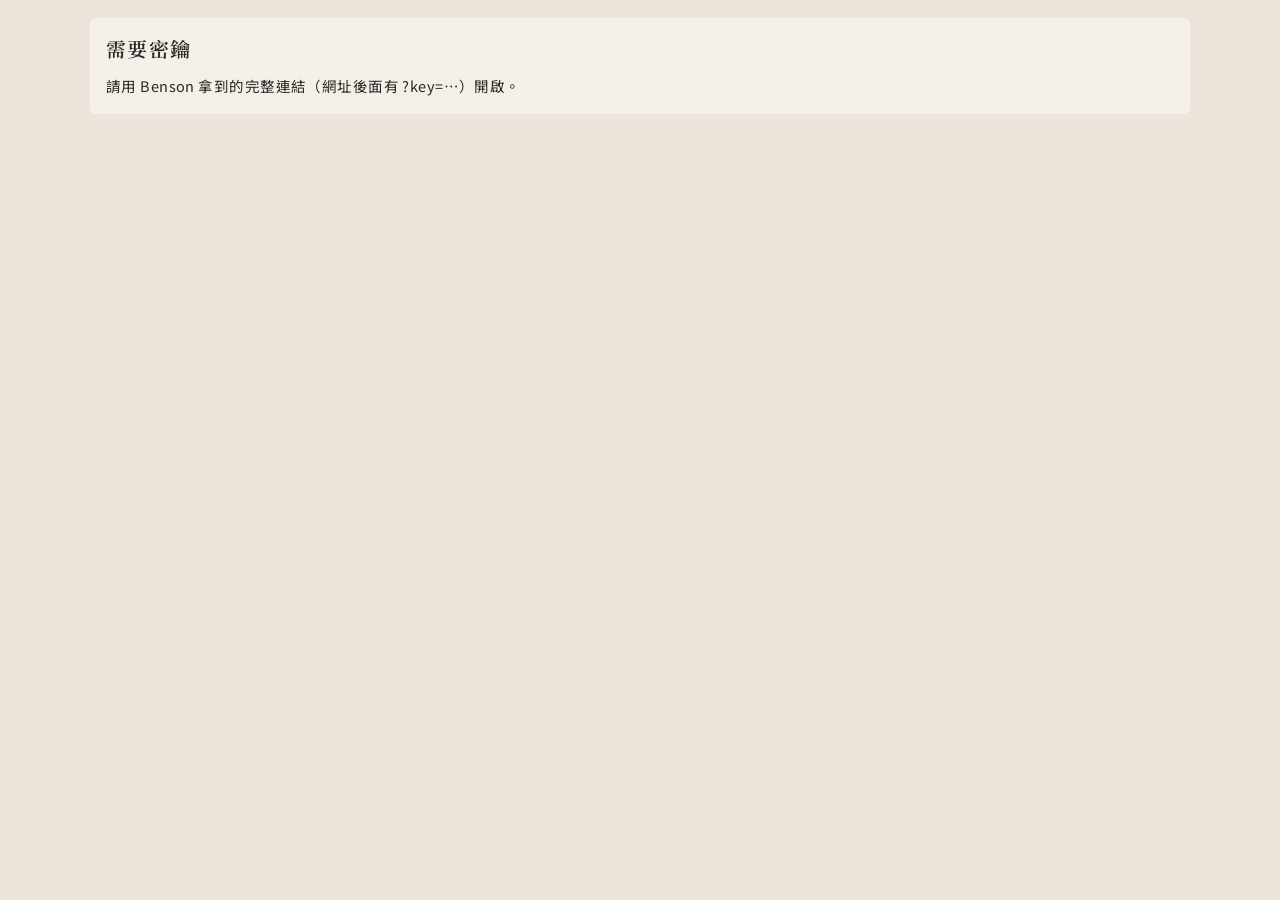
<file: stats.html>
<!doctype html>
<html lang="zh-Hant">
<head>
<meta charset="utf-8">
<meta name="viewport" content="width=device-width,initial-scale=1">
<title>時空身體地圖・空間篇｜試用數據</title>
<meta name="robots" content="noindex">
<link rel="stylesheet" href="https://fonts.googleapis.com/css2?family=Noto+Sans+TC:wght@400;500&family=Noto+Serif+TC:wght@500;600&display=swap">
<link rel="stylesheet" href="style.css">
<style>
body{font-size:14.5px}
.wrap{max-width:1100px;margin:0 auto;display:flex;flex-direction:column;gap:14px}
.sec{background:var(--paper);border-radius:6px;padding:16px;display:flex;flex-direction:column;gap:10px}
.kpi{display:grid;grid-template-columns:repeat(auto-fit,minmax(150px,1fr));gap:10px}
.kpi div{background:var(--paper);border-radius:6px;padding:12px 14px;font-family:var(--fu);font-size:12.5px;color:var(--muted)}
.kpi b{display:block;font-size:28px;color:var(--ink);font-weight:500;font-variant-numeric:tabular-nums}
.tbl{width:100%;border-collapse:collapse;font-family:var(--fu);font-size:13px}
.tbl th,.tbl td{border-bottom:1px solid var(--line);padding:6px 8px;text-align:left;vertical-align:middle}
.tbl th{color:var(--muted);font-weight:400}
.tbl td.n{text-align:right;font-variant-numeric:tabular-nums;white-space:nowrap}
.bar{height:10px;background:var(--q0);border-radius:2px;overflow:hidden;min-width:80px}
.bar i{display:block;height:100%;background:var(--brown)}
.bar.warn i{background:#b1463a}
.hot{color:#b1463a;font-weight:500}
.filters{display:flex;gap:8px;flex-wrap:wrap;font-family:var(--fu);font-size:13px;align-items:center}
.filters button{font:inherit;background:var(--paper);border:1px solid var(--line);border-radius:99px;padding:4px 12px;cursor:pointer;color:var(--ink)}
.filters button[aria-pressed="true"]{background:var(--brown);color:var(--paper);border-color:var(--brown)}
.scroll{overflow-x:auto}
.msg{white-space:pre-wrap;font-family:var(--fu);font-size:13px;line-height:1.6}
</style>
</head>
<body>
<div class="wrap" id="app"><div class="sec"><p class="ui">讀取中⋯</p></div></div>
<script src="config.js"></script>
<script>
const $=s=>document.querySelector(s), esc=s=>String(s??'').replace(/[&<>"]/g,c=>({'&':'&amp;','<':'&lt;','>':'&gt;','"':'&quot;'}[c]));
const KEY=new URLSearchParams(location.search).get('key')||'';
const NAME={ph0:'拍照前穿著',axes:'四個方向',K5:'確認點位5 膝後',K6:'確認點位6 腳跟',pre:'使用前先知道',feet_out:'外八提醒',K1:'確認點位1 肩膀',K2:'確認點位2 手肘',K3:'確認點位3 手腕手掌',K4:'確認點位4 骨盆',cover:'封面',brief:'四件事說明',rw1:'第1段完成',rw2:'第2段完成',rw3:'第3段完成',ph1:'拍照範例＋穿著',ph2:'怎麼拍',ph3:'選照片',points:'確認點位',look:'看哪裡',inter1:'過場：謝謝你',inter2:'過場：什麼是空間',inter3:'過場：痛不一定是源頭',scan:'分析動畫',report1:'報告：一眼看懂',report2:'報告 p2',report3:'報告 p3',report4:'報告 p4',report5:'報告 p5',report6:'報告 p6',report7:'報告 p7',report8:'報告 p8'};
const C=window.DEFAULT_CONFIG; [...C.sources.questions,...C.sources.moves,...C.sources.compares].forEach(x=>NAME[x.id]=x.id+' '+(x.name||x.t||'').slice(0,12));
const ORDER=['cover','brief','axes','pre',...C.sources.questions.map(q=>q.id),'rw1',...C.sources.moves.map(m=>m.id),'rw2','ph1','ph2','ph3',...(C.sources.points||[]).map(p=>p.id),'points','look',...C.sources.compares.map(c=>c.id),'rw3','inter1','inter2','inter3','scan','report1','report2','report3','report4','report5','report6','report7','report8'];
let DATA=null, ROLE='全部';
const med=a=>{ if(!a.length) return 0; const s=[...a].sort((x,y)=>x-y), m=s.length>>1; return s.length%2?s[m]:(s[m-1]+s[m])/2; };
const fmt=ms=>ms>=60000?(ms/60000).toFixed(1)+' 分':Math.round(ms/1000)+' 秒';
async function load(){
  if(!KEY){ $('#app').innerHTML='<div class="sec"><h2>需要密鑰</h2><p class="ui">請用 Benson 拿到的完整連結（網址後面有 ?key=⋯）開啟。</p></div>'; return; }
  try{ const r=await fetch(window.BACKEND+'?action=stats&key='+encodeURIComponent(KEY)); DATA=await r.json(); }catch(e){ DATA={ok:false}; }
  if(!DATA.ok){ $('#app').innerHTML='<div class="sec"><h2>讀不到資料</h2><p class="ui">密鑰不對，或後端還沒部署好。</p></div>'; return; }
  render();
}
function render(){
  const E=DATA.events.map(r=>({at:new Date(r[0]), sid:r[1], role:r[2]||'未選', ver:r[3], t:r[4], n:r[5], ms:+r[6]||0, k:r[7], d:r[8]}));
  const roles=['全部',...new Set(E.filter(e=>e.t!=='open'||true).map(e=>e.role).filter(r=>r&&r!=='醫師後台'))];
  const S={}; E.forEach(e=>{ if(e.role==='醫師後台') return; const s=S[e.sid]||(S[e.sid]={sid:e.sid, role:'未選', views:[], leaves:{}, done:false, start:e.at, end:e.at, events:[]}); if(e.role&&e.role!=='未選') s.role=e.role; s.events.push(e); if(e.at<s.start) s.start=e.at; if(e.at>s.end) s.end=e.at;
    if(e.t==='view'){ s.views.push(e.n); } if(e.t==='leave'&&e.n){ (s.leaves[e.n]=s.leaves[e.n]||[]).push(e.ms); } if(e.t==='complete') s.done=true; });
  let sess=Object.values(S).filter(s=>s.views.length); if(ROLE!=='全部') sess=sess.filter(s=>s.role===ROLE);
  const started=sess.filter(s=>s.views.some(v=>v!=='cover')), done=sess.filter(s=>s.done);
  const reach={}, dwell={}, drop={}; sess.forEach(s=>{ new Set(s.views).forEach(v=>reach[v]=(reach[v]||0)+1); Object.entries(s.leaves).forEach(([n,a])=>{ (dwell[n]=dwell[n]||[]).push(a.reduce((x,y)=>x+y,0)); }); if(!s.done){ const last=s.views[s.views.length-1]; drop[last]=(drop[last]||0)+1; } });
  const screens=ORDER.filter(n=>reach[n]).concat(Object.keys(reach).filter(n=>!ORDER.includes(n)));
  const medAll=screens.map(n=>med(dwell[n]||[])), maxMed=Math.max(1,...medAll), maxDrop=Math.max(1,...Object.values(drop));
  const total=done.map(s=>{ const c=s.events.find(e=>e.t==='complete'); try{ return JSON.parse(c.d).secs*1000; }catch(e){ return s.end-s.start; } });
  const fit={}; E.filter(e=>e.t==='fit').forEach(e=>fit[e.k]=(fit[e.k]||0)+1);
  const res=DATA.results.filter(r=>ROLE==='全部'||r[2]===ROLE), mainCount={}; res.forEach(r=>mainCount[r[4]]=(mainCount[r[4]]||0)+1);
  const photo={}; E.filter(e=>e.t==='photo').forEach(e=>photo[e.k]=(photo[e.k]||0)+1);
  const tests=DATA.tests, agree=tests.filter(t=>t[5]==='一致').length;
  $('#app').innerHTML=`
  <div><span class="kicker">時空身體地圖・空間篇</span><h1 class="mark">試用數據</h1><p class="muted ui sm">資料到 ${new Date().toLocaleString('zh-TW',{hour12:false})}｜<a href="https://docs.google.com/spreadsheets/d/1_3nSR8jH8oweseA9h9xYdeHMgI93kY9MZsqwPHA5YR0" target="_blank" style="color:var(--brown)">原始資料試算表 ↗</a>｜<a href="#" onclick="load();return false" style="color:var(--brown)">重新整理</a></p></div>
  <div class="filters">身分：${roles.map(r=>`<button data-role="${esc(r)}" aria-pressed="${ROLE===r}">${esc(r)}</button>`).join('')}</div>
  <div class="kpi"><div>打開的人<b>${sess.length}</b></div><div>按了開始<b>${started.length}</b></div><div>完成到報告<b>${done.length}</b></div><div>完成率（按開始後）<b>${started.length?Math.round(done.length/started.length*100)+'%':'—'}</b></div><div>完成所需時間（中位數）<b>${total.length?fmt(med(total)):'—'}</b></div><div>回報<b>${DATA.reports.length}</b></div></div>
  <div class="sec"><h2>每一頁：多少人到、停多久、在這裡離開</h2><p class="muted sm ui">紅字＝停留特別久（可能看不懂）或很多人在這頁離開。停留時間用中位數，排除極端值。</p><div class="scroll"><table class="tbl">
    <tr><th>畫面</th><th>到達人數</th><th></th><th>停留（中位數）</th><th></th><th>在這頁離開</th></tr>
    ${screens.map((n,i)=>{ const r=reach[n]||0, m=medAll[i], dp=drop[n]||0, hotM=m>=maxMed*.6&&m>20000, hotD=dp>=Math.max(2,maxDrop*.6);
      return `<tr><td>${esc(NAME[n]||n)}</td><td class="n">${r}（${sess.length?Math.round(r/sess.length*100):0}%）</td><td><div class="bar"><i style="width:${sess.length?r/sess.length*100:0}%"></i></div></td><td class="n ${hotM?'hot':''}">${m?fmt(m):'—'}</td><td><div class="bar ${hotM?'warn':''}"><i style="width:${m/maxMed*100}%"></i></div></td><td class="n ${hotD?'hot':''}">${dp||''}</td></tr>`; }).join('')}
  </table></div></div>
  <div class="sec"><h2>結果與感受</h2><div class="kpi">${Object.entries(mainCount).map(([k,v])=>`<div>結果「${esc(k)}」<b>${v}</b></div>`).join('')||'<div>還沒有結果</div>'}</div>
    <div class="kpi">${['很像','有一點像','不太像'].map(k=>`<div>覺得「${k}」<b>${fit[k]||0}</b></div>`).join('')}${Object.entries(photo).map(([k,v])=>`<div>照片：${{upload:'自己上傳',demo:'用示範照',skip:'跳過拍照'}[k]||k}<b>${v}</b></div>`).join('')}</div></div>
  <div class="sec"><h2>醫師受試者測試</h2><div class="kpi"><div>測試人數<b>${tests.length}</b></div><div>一致<b>${agree}</b></div><div>一致率<b>${tests.length?Math.round(agree/tests.length*100)+'%':'—'}</b></div></div>
    <div class="scroll"><table class="tbl"><tr><th>時間</th><th>送出人</th><th>代號</th><th>工具</th><th>醫師</th><th>結果</th><th>備註</th></tr>${tests.slice().reverse().map(t=>`<tr><td>${new Date(t[0]).toLocaleString('zh-TW',{hour12:false})}</td><td>${esc(t[1])}</td><td>${esc(t[2])}</td><td>${esc(t[3])}</td><td>${esc(t[4])}</td><td>${esc(t[5])}</td><td>${esc(t[8])}</td></tr>`).join('')}</table></div></div>
  <div class="sec"><h2>回報（最新在上）</h2><div class="scroll"><table class="tbl"><tr><th>時間</th><th>身分</th><th>類型</th><th>畫面</th><th>內容</th></tr>${DATA.reports.slice().reverse().map(r=>`<tr><td>${new Date(r[0]).toLocaleString('zh-TW',{hour12:false})}</td><td>${esc(r[2])}</td><td>${esc(r[4])}</td><td>${esc(r[5])}</td><td class="msg">${esc(String(r[7]).split('\n\n').slice(1).join('\n\n')||r[7])}</td></tr>`).join('')}</table></div></div>
  <div class="sec"><h2>醫師送出的設定</h2><div class="scroll"><table class="tbl"><tr><th>時間</th><th>送出人</th><th>版本</th><th>修改摘要</th></tr>${DATA.configs.slice().reverse().map(r=>`<tr><td>${new Date(r[0]).toLocaleString('zh-TW',{hour12:false})}</td><td>${esc(r[1])}</td><td>${esc(r[2])}</td><td class="msg">${esc(String(r[3]).slice(0,600))}</td></tr>`).join('')}</table></div><p class="muted sm ui">完整設定檔在信件附件，或試算表的 configs 分頁。</p></div>`;
  document.querySelectorAll('[data-role]').forEach(b=>b.onclick=()=>{ ROLE=b.dataset.role; render(); });
}
load();
</script>
</body>
</html>
</file>
<file: style.css>
/* 版面：仿鍼還衛教圖卡──米色紙面、深咖啡宋體、細線＋圓點。每一頁盡量一個手機畫面看完；報告書一頁一頁翻。 */
:root{
  --bg:#ebe5dc; --paper:#f4f0e9; --ink:#2b2724; --muted:#7c7064; --line:#d6cdbf;
  --brown:#7a5638; --brown2:#e5dacb; --gold:#a5814f; --soft:#efe8de; --q0:#e2d8ca; --q1:#7a5638;
  --fs:"Noto Serif TC","Songti TC","PMingLiU",serif; --fu:"Noto Sans TC",-apple-system,"PingFang TC",sans-serif;
}
@media (prefers-color-scheme: dark){:root:not([data-theme="light"]){
  --bg:#1e1a17; --paper:#28231f; --ink:#ece4d9; --muted:#a99b8b; --line:#3b332c; --brown:#c79d74; --brown2:#3a2f25; --gold:#c9a36f; --soft:#2f2924; --q0:#352d26; --q1:#c79d74; color-scheme:dark}}
:root[data-theme="dark"]{
  --bg:#1e1a17; --paper:#28231f; --ink:#ece4d9; --muted:#a99b8b; --line:#3b332c; --brown:#c79d74; --brown2:#3a2f25; --gold:#c9a36f; --soft:#2f2924; --q0:#352d26; --q1:#c79d74; color-scheme:dark}
*{box-sizing:border-box}
[hidden]{display:none!important}
img{max-width:100%}
body{background:var(--bg);color:var(--ink);font-family:var(--fs);font-size:16px;line-height:1.75;letter-spacing:.04em;
  padding-left:max(14px,env(safe-area-inset-left,0px));padding-right:max(14px,env(safe-area-inset-right,0px));padding-block:10px 74px}
b{font-weight:600}
.app{max-width:520px;margin:0 auto;display:flex;flex-direction:column;gap:10px}
.top{display:flex;justify-content:space-between;align-items:center;gap:8px;font-family:var(--fu);font-size:13px;color:var(--muted);letter-spacing:.06em;min-height:30px}
.top .r{display:flex;gap:6px}
.top button{font:inherit;background:none;border:1px solid var(--line);color:var(--muted);border-radius:99px;padding:3px 11px;cursor:pointer}
.top button[aria-pressed="true"]{background:var(--brown2);color:var(--brown);border-color:transparent}
.top .bk{border:none;padding:3px 2px;color:var(--brown);font-size:14px}
.stages{display:grid;grid-template-columns:repeat(4,1fr);gap:6px;font-family:var(--fu)}
.stg{display:flex;flex-direction:column;gap:3px;font-size:11.5px;color:var(--muted);text-align:center;letter-spacing:.1em}
.stg i{display:block;height:3px;border-radius:2px;background:var(--line)}
.stg.done i{background:var(--brown)}
.stg.now i{background:linear-gradient(90deg,var(--brown) var(--p,30%),var(--line) var(--p,30%))}
.stg.now{color:var(--ink)}
.card{background:var(--paper);border-radius:6px;padding:18px 16px;display:flex;flex-direction:column;gap:12px;position:relative}
h1,h2,h3{font-family:var(--fs);font-weight:600;margin:0;line-height:1.45;letter-spacing:.07em;text-wrap:balance}
h1{font-size:27px} h2{font-size:20px} h3{font-size:17px}
p{margin:0}
.muted{color:var(--muted);font-size:14.5px}
.sm{font-size:13px}
.ui{font-family:var(--fu);letter-spacing:.03em}
.mono{font-family:var(--fu);font-variant-numeric:tabular-nums}
.kicker{font-family:var(--fu);font-size:12px;letter-spacing:.16em;color:var(--brown)}
.mark{position:relative;padding-left:20px}
.mark::before{content:"";position:absolute;left:0;top:.38em;width:10px;height:10px;border-radius:50%;background:var(--brown)}
.mark::after{content:"";position:absolute;left:4.5px;top:calc(.38em + 10px);width:1px;bottom:-2px;background:var(--brown);opacity:.6}
.vlabel{position:absolute;right:16px;top:18px;writing-mode:vertical-rl;font-family:var(--fs);font-size:20px;letter-spacing:.3em;color:var(--brown)}
.quote{border-left:1px solid var(--brown);padding:1px 0 1px 14px;font-family:var(--fs);font-size:15.5px;line-height:1.8}
.quote small{display:block;font-family:var(--fu);font-size:12px;color:var(--muted);letter-spacing:.1em}
.opts{display:flex;flex-direction:column;gap:8px}
.opts.grid{display:grid;grid-template-columns:1fr 1fr}
.opt{font:inherit;font-size:15.5px;text-align:left;background:var(--soft);color:var(--ink);border:1px solid transparent;border-radius:6px;padding:11px 13px;cursor:pointer;line-height:1.5;display:flex;gap:10px;align-items:center}
.opt:hover{border-color:var(--gold)}
.opt[aria-pressed="true"]{background:var(--brown2);border-color:var(--brown)}
.opt.c{justify-content:center;text-align:center}
.pgrid{display:grid;grid-template-columns:1fr 1fr;gap:8px}
.pcard{font:inherit;cursor:pointer;background:var(--soft);border:1px solid transparent;border-radius:6px;padding:0;overflow:hidden;display:flex;flex-direction:column;text-align:left;color:var(--ink)}
.pcard img{width:100%;aspect-ratio:16/9;object-fit:cover;display:block}
.pcard span{padding:6px 10px;font-size:14px;line-height:1.4}
.pcard[aria-pressed="true"]{border-color:var(--brown);background:var(--brown2)}
.btn{font-family:var(--fu);font-weight:500;letter-spacing:.12em;font-size:15.5px;background:var(--brown);color:var(--paper);border:none;border-radius:6px;padding:13px 16px;cursor:pointer;width:100%;text-align:center;text-decoration:none;display:block}
.btn:disabled{opacity:.35;cursor:default}
.btn.ghost{background:none;color:var(--brown);border:1px solid var(--brown)}
.btn.small{width:auto;padding:7px 12px;font-size:13.5px;display:inline-block}
.row{display:flex;gap:8px}.row>*{flex:1;min-width:0}
button:focus-visible,.opt:focus-visible,textarea:focus-visible,select:focus-visible,a:focus-visible{outline:2px solid var(--gold);outline-offset:2px}
.note{background:var(--brown2);color:var(--ink);border-radius:6px;padding:10px 12px;font-family:var(--fu);font-size:13px;line-height:1.7;letter-spacing:.02em}
.note .h{color:var(--brown);font-size:12px;letter-spacing:.12em;display:block}
.idchip{display:inline-block;font-size:11px;font-family:ui-monospace,Menlo,monospace;background:var(--brown2);color:var(--brown);border-radius:4px;padding:0 5px;margin-left:6px;vertical-align:middle;letter-spacing:0}
.foot{text-align:center;font-family:var(--fs);font-size:12.5px;color:var(--gold);letter-spacing:.14em}
.photo-r{width:100%;border-radius:6px;display:block}
.chip{font-family:var(--fu);font-size:12.5px;padding:2px 9px;border-radius:99px;background:var(--brown2);color:var(--brown)}
.chips{display:flex;flex-wrap:wrap;gap:6px}
.clue{background:var(--soft);border-radius:6px;padding:12px 14px;display:flex;flex-direction:column;gap:6px}
/* 像 GIF 的連續圖 */
.flip{position:relative;height:min(36vh,310px);border-radius:6px;overflow:hidden;background:var(--soft)}
.flip img{position:absolute;inset:0;width:100%;height:100%;object-fit:contain;opacity:0;transition:opacity .6s ease}
.flip img.on{opacity:1}
.flip .cap{position:absolute;left:8px;right:8px;bottom:8px;background:rgba(43,32,24,.8);color:#fff;font-family:var(--fu);font-size:14px;line-height:1.45;padding:6px 10px;border-radius:4px;letter-spacing:.04em}
.flip .fd{position:absolute;top:8px;left:50%;transform:translateX(-50%);display:flex;gap:5px}
.flip .fd i{width:7px;height:7px;border-radius:50%;background:rgba(255,255,255,.55)}
.flip .fd i.on{background:#fff}
.ex2{display:grid;grid-template-columns:1fr 1fr;gap:8px}
.ex2 figure{margin:0;display:flex;flex-direction:column;gap:3px;font-family:var(--fu);font-size:12.5px;text-align:center;color:var(--muted)}
.ex2 img{width:100%;aspect-ratio:16/10;object-fit:cover;border-radius:4px}
.ex2 figure.bad figcaption{color:var(--brown)}
/* 照片上的點選 */
.photomap{position:relative;width:fit-content;margin:0 auto;max-width:100%}
.photomap img{display:block;max-height:min(47vh,420px);width:auto;max-width:100%;border-radius:6px}
.hs{position:absolute;transform:translate(-50%,-50%);width:28px;height:28px;border-radius:50%;border:2px dashed rgba(255,255,255,.95);background:rgba(122,86,56,.25);cursor:pointer;padding:0;box-shadow:0 0 0 1px rgba(0,0,0,.15)}
.hs.on{background:var(--brown);border-style:solid;border-color:#fff}
.hs span{position:absolute;left:50%;top:-22px;transform:translateX(-50%);white-space:nowrap;font-family:var(--fu);font-size:11.5px;background:rgba(43,39,36,.85);color:#fff;border-radius:4px;padding:0 5px}
.qz{position:absolute;border:1px dashed rgba(255,255,255,.8);background:rgba(122,86,56,.08);cursor:pointer;display:flex;align-items:flex-start;justify-content:center;padding-top:8px;font-family:var(--fu);font-size:13px;color:#fff;text-shadow:0 1px 3px rgba(0,0,0,.6)}
.qz.on{background:rgba(122,86,56,.55)}
.koujue{background:var(--soft);border-radius:6px;padding:12px;text-align:center;font-family:var(--fs);font-size:15.5px;line-height:1.9;letter-spacing:.08em}
.koujue small{display:block;font-family:var(--fu);font-size:11.5px;color:var(--brown);letter-spacing:.2em}
.ptstrip{display:flex;gap:8px;overflow-x:auto;scroll-snap-type:x mandatory;padding-bottom:4px}
.ptstrip figure{margin:0;flex:0 0 100px;scroll-snap-align:start;display:flex;flex-direction:column;gap:3px;font-family:var(--fu);font-size:12px;line-height:1.4;color:var(--muted)}
.ptstrip img{width:100px;height:100px;object-fit:cover;border-radius:4px;background:var(--soft)}
.ptstrip b{color:var(--ink);font-weight:500}
.cmpimg{width:100%;border-radius:6px;display:block;max-height:30vh;object-fit:contain;background:var(--soft)}
.pair{display:grid;grid-template-columns:1fr 1fr;gap:8px}
.pair figure{margin:0;display:flex;flex-direction:column;gap:3px;text-align:center;font-family:var(--fu);font-size:13px;color:var(--muted)}
.pair img{width:100%;aspect-ratio:1;object-fit:cover;border-radius:6px;max-height:26vh}
.stagewrap{position:relative;touch-action:none;border-radius:6px;overflow:hidden;background:var(--soft);display:flex;justify-content:center}
.stagewrap canvas{max-width:100%;max-height:min(33vh,300px);display:block}
.timer{font-family:var(--fu);font-variant-numeric:tabular-nums;font-size:26px;text-align:center;color:var(--brown)}
textarea,select{font-family:var(--fu);font-size:15px;width:100%;border:1px solid var(--line);border-radius:6px;padding:10px;background:var(--paper);color:var(--ink)}
textarea{min-height:70px;resize:vertical}
input[type=file]{display:none}
.spin{width:26px;height:26px;border:2px solid var(--line);border-top-color:var(--brown);border-radius:50%;animation:sp 1s linear infinite;margin:0 auto}
@keyframes sp{to{transform:rotate(360deg)}}
.fade{animation:fadeUp .8s ease both}
@keyframes fadeUp{from{opacity:0;transform:translateY(8px)}to{opacity:1;transform:none}}
/* 誇獎 */
.cele{position:fixed;inset:0;display:flex;align-items:center;justify-content:center;z-index:40;pointer-events:none}
.cele .cb{background:var(--paper);border-radius:10px;padding:20px 32px;box-shadow:0 14px 40px rgba(60,40,20,.2);display:flex;flex-direction:column;align-items:center;gap:6px;animation:pop .45s cubic-bezier(.2,1.4,.4,1)}
.cele .cb svg{width:56px;height:56px}
.cele .cb svg circle{fill:var(--brown)}
.cele .cb svg path{stroke:#fff;stroke-width:5;fill:none;stroke-linecap:round;stroke-linejoin:round;stroke-dasharray:40;stroke-dashoffset:40;animation:draw .35s .15s forwards}
.cele .cb p{font-family:var(--fs);font-size:20px;letter-spacing:.12em}
.petal{position:fixed;left:50%;top:50%;width:11px;height:17px;border-radius:12px 0 12px 0;background:var(--c,#b8936a);opacity:0;animation:fly 1.1s ease-out forwards;pointer-events:none;z-index:39}
@keyframes pop{from{transform:scale(.4);opacity:0}to{transform:scale(1);opacity:1}}
@keyframes draw{to{stroke-dashoffset:0}}
@keyframes fly{0%{opacity:1;transform:translate(-50%,-50%) rotate(0)}100%{opacity:0;transform:translate(calc(-50% + var(--x)),calc(-50% + var(--y))) rotate(var(--r))}}
.bigcele{align-items:center;text-align:center}
.ring{width:96px;height:96px}
.ring circle{fill:none;stroke-width:5}
.ring .bg{stroke:var(--line)} .ring .fg{stroke:var(--brown);stroke-linecap:round;transition:stroke-dashoffset 1s ease}
.inter img.hero{width:100%;border-radius:6px;display:block;aspect-ratio:16/10;object-fit:cover;max-height:30vh}
.big{font-family:var(--fs);font-size:17.5px;line-height:1.9}
.dots{display:flex;gap:7px;justify-content:center}
.dots i{width:7px;height:7px;border-radius:50%;background:var(--line)}
.dots i.on{background:var(--brown)}
/* 分析中 */
.scan{align-items:center;text-align:center}
.scanimg{position:relative;height:min(40vh,340px);aspect-ratio:3/5;max-width:100%;border-radius:6px;overflow:hidden;background:#2a2420}
.scanimg img{width:100%;height:100%;object-fit:cover;display:block;opacity:.88}
.scanimg .beam{position:absolute;left:0;right:0;height:60px;top:-60px;background:linear-gradient(180deg,transparent,rgba(214,176,128,.45),transparent);animation:beam 1.6s linear infinite}
.scanimg .grid{position:absolute;inset:0;background-image:linear-gradient(rgba(255,255,255,.08) 1px,transparent 1px),linear-gradient(90deg,rgba(255,255,255,.08) 1px,transparent 1px);background-size:10% 10%}
@keyframes beam{to{top:100%}}
.pct{font-size:36px;color:var(--brown);line-height:1}
.bar{width:100%;max-width:300px;height:3px;background:var(--line);border-radius:2px;overflow:hidden}
.bar i{display:block;height:100%;width:0;background:var(--brown);transition:width .5s ease}
.checks{list-style:none;margin:0;padding:0;display:flex;flex-direction:column;gap:5px;text-align:left;font-family:var(--fu);font-size:13.5px;width:100%;max-width:300px}
.checks li{display:flex;gap:9px;align-items:center;color:var(--muted);opacity:.45;transition:opacity .4s}
.checks li i{width:15px;height:15px;border-radius:50%;border:1px solid var(--line);flex:none;display:flex;align-items:center;justify-content:center;font-style:normal;font-size:10px}
.checks li.run,.checks li.ok{opacity:1;color:var(--ink)}
.checks li.ok i{background:var(--brown);border-color:var(--brown);color:var(--paper)}
/* 報告書（一頁一頁翻） */
.rp{display:flex;flex-direction:column;gap:12px}
.rphead{display:flex;justify-content:space-between;align-items:baseline;gap:8px;font-family:var(--fu);font-size:12px;color:var(--muted)}
.mapimg.small{max-height:26vh}
.mapimg{display:block;margin:0 auto;max-height:min(42vh,400px);width:auto;max-width:100%;border-radius:6px}
.say{font-family:var(--fs);font-size:19px;line-height:1.75;letter-spacing:.05em}
.say em{font-style:normal;color:var(--brown);border-bottom:1px solid var(--brown)}
.sure{display:flex;align-items:center;gap:7px;font-family:var(--fu);font-size:13.5px}
.sure i{width:10px;height:10px;border-radius:50%;background:var(--line);display:inline-block}
.sure i.on{background:var(--brown)}
.quad2{display:grid;grid-template-columns:1fr 1fr;gap:5px;font-family:var(--fu)}
.quad2 div{border-radius:4px;padding:6px;display:flex;flex-direction:column;align-items:center;background:var(--q0);line-height:1.3}
.quad2 div b{font-weight:500;font-size:12.5px}
.quad2 div span{font-size:20px}
.quad2 div.hi{box-shadow:0 0 0 2px var(--brown)}
.carousel{display:flex;gap:10px;overflow-x:auto;scroll-snap-type:x mandatory;padding-bottom:6px;margin:0 -2px}
.carousel>*{flex:0 0 86%;scroll-snap-align:center}
.ccard{background:var(--soft);border-radius:6px;overflow:hidden;display:flex;flex-direction:column}
.ccard>img,.ccard .ev{width:100%;aspect-ratio:16/10;object-fit:cover;display:block}
.ccard .ev{display:grid;grid-template-columns:1fr 1fr;gap:2px}
.ccard .ev img{width:100%;height:100%;object-fit:cover}
.ccard .tx{padding:12px 14px;display:flex;flex-direction:column;gap:6px;font-size:15px}
.ccard .tx b{color:var(--brown)}
.swipehint{font-family:var(--fu);font-size:12px;color:var(--muted);text-align:center}
.units{display:flex;flex-direction:column;gap:8px}
.unit{font:inherit;text-align:left;cursor:pointer;background:var(--soft);color:var(--ink);border:1px solid transparent;border-radius:6px;padding:12px 14px;display:flex;flex-direction:column;gap:2px;line-height:1.5}
.unit b{font-size:15.5px}
.unit .go{font-family:var(--fu);color:var(--brown);font-size:13px}
.unit.main{border-color:var(--brown);background:var(--brown2)}
.tcard{display:grid;grid-template-columns:1fr 1fr;gap:8px}
.tcard div{border-radius:6px;padding:12px 10px;background:var(--soft);display:flex;flex-direction:column;text-align:center}
.tcard div.on{background:var(--brown2)}
.tcard small{font-family:var(--fu);font-size:11.5px;color:var(--muted)}
.tcard b{font-size:22px}
.histrow{display:flex;gap:10px;overflow-x:auto}
.histrow .hm{flex:none;width:76px;display:flex;flex-direction:column;align-items:center;gap:3px;font-family:var(--fu);font-size:11.5px;color:var(--muted)}
.histrow .hm.now{color:var(--brown)}
.histrow img{width:76px;border-radius:4px;display:block}
.code{font-family:ui-monospace,Menlo,monospace;font-size:11.5px;letter-spacing:0;word-break:break-all;background:var(--soft);border-radius:6px;padding:8px;max-height:60px;overflow:auto}
.share-img{display:block;margin:0 auto;max-height:min(26vh,250px);width:auto;max-width:100%;border-radius:6px;box-shadow:0 4px 18px rgba(60,40,20,.15)}
.rpnav{position:fixed;left:0;right:0;bottom:0;z-index:25;background:color-mix(in srgb,var(--bg) 92%,transparent);backdrop-filter:blur(6px);padding:8px max(14px,env(safe-area-inset-right,0px)) calc(8px + env(safe-area-inset-bottom,0px)) max(14px,env(safe-area-inset-left,0px))}
.rpnav .in{max-width:520px;margin:0 auto;display:flex;align-items:center;gap:10px}
.rpnav .btn{padding:11px 10px}
.rpnav .dots{flex:none}
.toast{position:fixed;left:50%;transform:translateX(-50%);bottom:calc(84px + env(safe-area-inset-bottom,0px));background:var(--ink);color:var(--paper);padding:9px 16px;border-radius:99px;font-family:var(--fu);font-size:14px;z-index:70;max-width:90vw;text-align:center}
.fab{position:fixed;right:calc(14px + env(safe-area-inset-right,0px));bottom:calc(14px + env(safe-area-inset-bottom,0px));z-index:30;font-family:var(--fu);font-size:13px;letter-spacing:.1em;background:var(--paper);color:var(--brown);border:1px solid var(--brown);border-radius:99px;padding:7px 14px;box-shadow:0 4px 14px rgba(60,40,20,.12);cursor:pointer}
.fab.up{bottom:calc(76px + env(safe-area-inset-bottom,0px))}
.sheet{position:fixed;inset:0;background:rgba(30,20,10,.35);z-index:60;display:flex;align-items:flex-end;justify-content:center}
.sheet .in{background:var(--paper);width:100%;max-width:540px;max-height:88vh;overflow:auto;border-radius:12px 12px 0 0;padding:16px 16px calc(16px + env(safe-area-inset-bottom,0px));display:flex;flex-direction:column;gap:10px}
.sheet label{font-family:var(--fu);font-size:13px;color:var(--muted);display:flex;flex-direction:column;gap:4px}
.tblw{overflow-x:auto}
table{border-collapse:collapse;width:100%;font-size:12.5px;font-family:var(--fu)}
td,th{border-bottom:1px solid var(--line);padding:5px 4px;text-align:left;font-weight:400}
th{color:var(--muted)}
@media (prefers-reduced-motion: reduce){*{animation:none!important;transition:none!important}}

/* ---------- 畫面切換與互動回饋（手機、桌機共用） ---------- */
@keyframes bsmIn{from{opacity:0;transform:translateY(10px)}to{opacity:1;transform:none}}
.app>.card,.app>.stages{animation:bsmIn .32s cubic-bezier(.2,.7,.2,1) both}
.btn,.opt,.chip,.bk,.top button{transition:background-color .18s,border-color .18s,transform .12s,box-shadow .18s}
.btn:active,.opt:active{transform:scale(.98)}
@media (hover:hover){ .btn:hover{filter:brightness(1.06);box-shadow:0 4px 14px rgba(90,60,30,.18)} .opt:hover{border-color:var(--brown)} .bk:hover{color:var(--brown)} button,[data-act]{cursor:pointer} }
:focus-visible{outline:2px solid var(--brown);outline-offset:2px}
@media (prefers-reduced-motion:reduce){ .app>.card,.app>.stages{animation:none} }
.bsm-rail{display:none}

/* ---------- 桌機版：左側進度欄＋右側內容 ---------- */
@media (min-width:1024px){
  .bsm-shell{padding:28px 24px 56px}
  .bsm-shell{display:grid;grid-template-columns:280px minmax(0,600px);gap:40px;justify-content:center;align-items:start}
  .bsm-shell .app{max-width:600px;width:100%;margin:0}
  .bsm-rail{display:block;position:sticky;top:28px;padding:28px 24px;border-radius:14px;background:color-mix(in srgb,var(--paper) 70%,transparent);border:1px solid var(--line);font-family:var(--fu)}
  .bsm-rail-kicker{margin:0;font-size:12px;letter-spacing:.12em;color:var(--brown)}
  .bsm-rail-title{margin:6px 0 22px;font-family:var(--fs);font-size:24px;line-height:1.35;color:var(--ink)}
  .bsm-rail-title span{display:block;font-size:15px;color:var(--muted);letter-spacing:.3em}
  .bsm-rail-steps{list-style:none;margin:0;padding:0;position:relative}
  .bsm-rail-steps::before{content:"";position:absolute;left:13px;top:14px;bottom:14px;width:1px;background:var(--line)}
  .bsm-rail-steps li{position:relative;display:grid;grid-template-columns:28px 1fr;column-gap:12px;padding:8px 0;color:var(--muted);transition:color .25s}
  .bsm-rail-steps i{grid-row:span 2;width:28px;height:28px;border-radius:50%;display:grid;place-items:center;font-style:normal;font-size:13px;background:var(--paper);border:1px solid var(--line);transition:all .25s}
  .bsm-rail-steps b{font-weight:500;font-size:16px;letter-spacing:.08em}
  .bsm-rail-steps span{font-size:12.5px}
  .bsm-rail-steps li.now{color:var(--ink)} .bsm-rail-steps li.now i{background:var(--brown);border-color:var(--brown);color:var(--paper);box-shadow:0 0 0 5px color-mix(in srgb,var(--brown) 15%,transparent)}
  .bsm-rail-steps li.done i{background:var(--soft);color:var(--brown)}
  .bsm-rail-meta{margin:18px 0 0;padding-top:16px;border-top:1px solid var(--line);font-size:13.5px;color:var(--ink)}
  .bsm-rail-note{margin:12px 0 0;font-size:12px;line-height:1.7;color:var(--muted)}
  .bsm-shell .stages{display:none}
  .bsm-shell .card{padding:28px 32px;box-shadow:0 10px 30px rgba(90,60,30,.07)}
}
@media (min-width:1280px){ .bsm-shell{grid-template-columns:300px minmax(0,640px);gap:56px} .bsm-shell .app{max-width:640px} }
</file>
